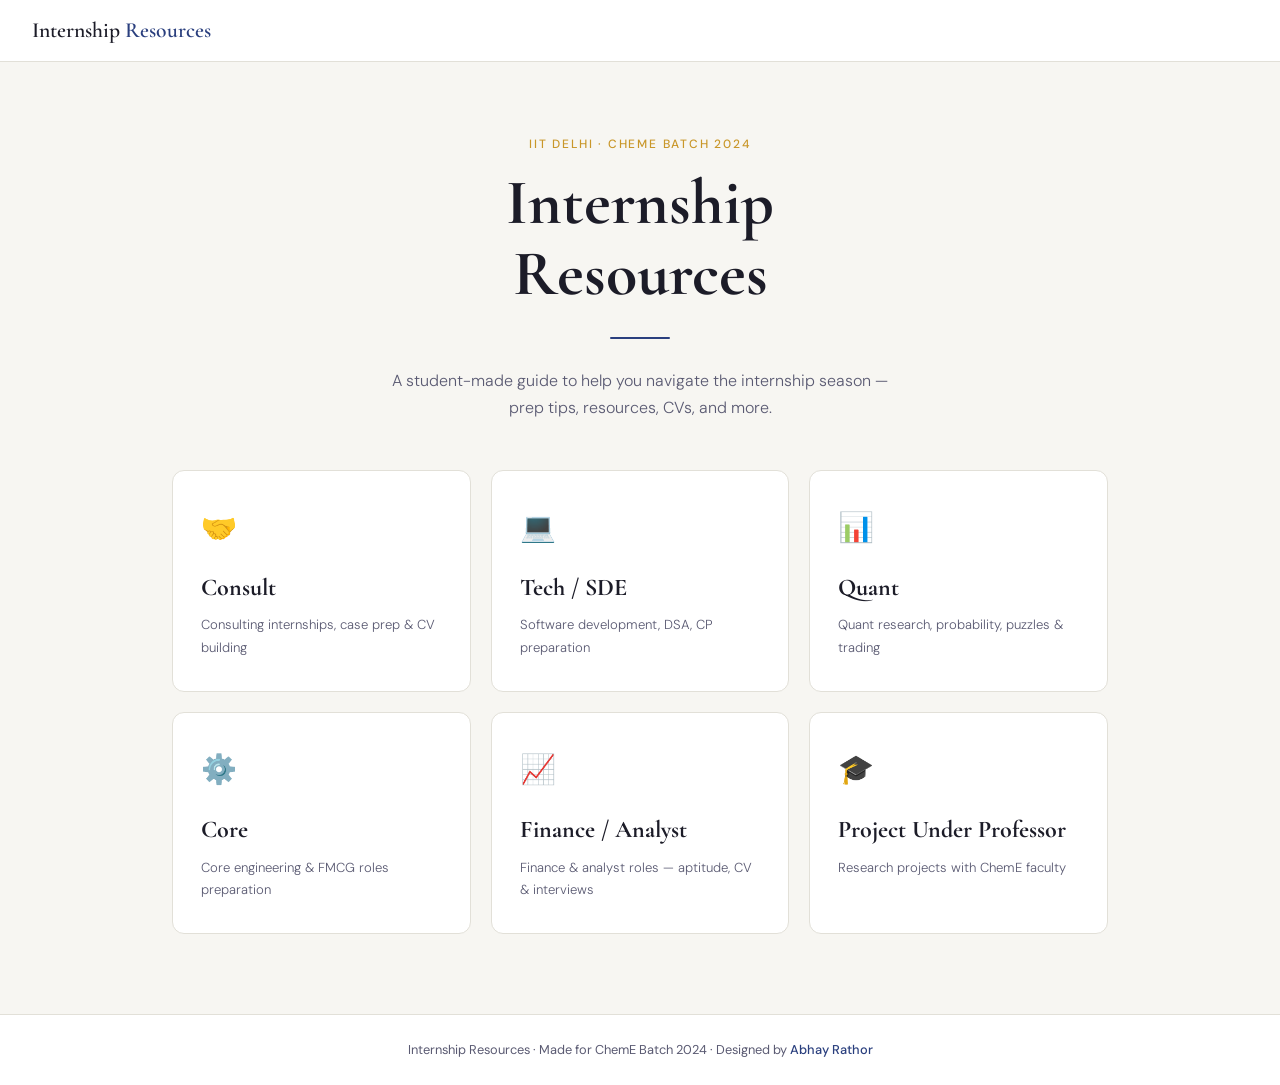
<file: index.html>
<!DOCTYPE html>
<html lang="en">
<head>
  <meta charset="UTF-8"/>
  <meta name="viewport" content="width=device-width, initial-scale=1.0"/>
  <title>Internship Resources</title>
  <link rel="preconnect" href="https://fonts.googleapis.com"/>
  <link href="https://fonts.googleapis.com/css2?family=Cormorant+Garamond:wght@400;500;600;700&family=DM+Sans:wght@300;400;500;600&display=swap" rel="stylesheet"/>
  <style>
    :root{--bg:#F7F6F2;--surface:#fff;--ink:#1C1C28;--ink-light:#5A5A72;--accent:#2A3F7E;--accent-light:#E8ECF8;--border:#E2E0D8;--gold:#C9972A;--tag-bg:#F0EEE8;}
    *{margin:0;padding:0;box-sizing:border-box;}
    body{font-family:'DM Sans',sans-serif;background:var(--bg);color:var(--ink);min-height:100vh;line-height:1.7;}
    /* NAV */
    nav{background:var(--surface);border-bottom:1px solid var(--border);padding:0 2rem;display:flex;align-items:center;justify-content:space-between;height:62px;position:sticky;top:0;z-index:100;gap:12px;}
    .nav-logo{font-family:'Cormorant Garamond',serif;font-size:1.35rem;font-weight:600;color:var(--ink);cursor:pointer;white-space:nowrap;}
    .nav-logo span{color:var(--accent);}
    .breadcrumb{font-size:.78rem;color:var(--ink-light);display:flex;align-items:center;gap:5px;flex-wrap:wrap;overflow:hidden;}
    .crumb{cursor:pointer;transition:color .2s;white-space:nowrap;}
    .crumb:hover{color:var(--accent);text-decoration:underline;}
    .sep{opacity:.4;flex-shrink:0;}
    /* PAGES */
    .page{display:none;}
    .page.active{display:block;animation:fadeUp .35s ease;}
    @keyframes fadeUp{from{opacity:0;transform:translateY(12px)}to{opacity:1;transform:translateY(0)}}
    /* HOME */
    .home-hero{text-align:center;padding:72px 2rem 48px;}
    .eyebrow{font-size:.75rem;letter-spacing:.15em;text-transform:uppercase;color:var(--gold);margin-bottom:14px;font-weight:500;}
    .home-hero h1{font-family:'Cormorant Garamond',serif;font-size:clamp(2.4rem,6vw,4rem);font-weight:700;line-height:1.1;margin-bottom:16px;}
    .home-hero p{font-size:1rem;color:var(--ink-light);max-width:520px;margin:0 auto;font-weight:300;}
    .divider{width:60px;height:2px;background:var(--accent);margin:28px auto;border-radius:2px;}
    .card-grid{display:grid;grid-template-columns:repeat(auto-fill,minmax(260px,1fr));gap:20px;max-width:1000px;margin:0 auto;padding:0 2rem 80px;}
    .cat-card{background:var(--surface);border:1px solid var(--border);border-radius:12px;padding:32px 28px;cursor:pointer;transition:all .25s ease;position:relative;overflow:hidden;}
    .cat-card::before{content:'';position:absolute;left:0;top:0;bottom:0;width:3px;background:var(--accent);transform:scaleY(0);transform-origin:bottom;transition:transform .25s ease;}
    .cat-card:hover{border-color:var(--accent);box-shadow:0 8px 32px rgba(42,63,126,.10);transform:translateY(-3px);}
    .cat-card:hover::before{transform:scaleY(1);}
    .cat-icon{font-size:1.8rem;margin-bottom:16px;}
    .cat-card h3{font-family:'Cormorant Garamond',serif;font-size:1.5rem;font-weight:700;margin-bottom:6px;}
    .cat-card p{font-size:.82rem;color:var(--ink-light);font-weight:300;}
    .cat-arrow{position:absolute;right:22px;bottom:20px;font-size:1.1rem;color:var(--accent);opacity:0;transition:opacity .2s,right .2s;}
    .cat-card:hover .cat-arrow{opacity:1;right:18px;}
    /* CATEGORY PAGE */
    .page-header{background:var(--surface);border-bottom:1px solid var(--border);padding:48px 2rem 36px;text-align:center;}
    .tag-pill{display:inline-block;background:var(--accent-light);color:var(--accent);font-size:.72rem;letter-spacing:.12em;text-transform:uppercase;padding:4px 12px;border-radius:20px;margin-bottom:14px;font-weight:500;}
    .page-header h2{font-family:'Cormorant Garamond',serif;font-size:clamp(2rem,5vw,3rem);font-weight:700;}
    .page-header p{color:var(--ink-light);font-size:.9rem;margin-top:8px;font-weight:300;}
    .sub-grid{display:grid;grid-template-columns:repeat(auto-fill,minmax(220px,1fr));gap:16px;max-width:900px;margin:48px auto;padding:0 2rem 80px;}
    .sub-card{background:var(--surface);border:1px solid var(--border);border-radius:10px;padding:28px 24px;cursor:pointer;transition:all .22s ease;text-align:center;}
    .sub-card:hover{border-color:var(--accent);box-shadow:0 6px 24px rgba(42,63,126,.09);transform:translateY(-2px);}
    .sub-icon{font-size:1.9rem;margin-bottom:12px;}
    .sub-card h4{font-family:'Cormorant Garamond',serif;font-size:1.25rem;font-weight:700;margin-bottom:6px;}
    .sub-card p{font-size:.78rem;color:var(--ink-light);}
    /* PROFESSOR */
    .prof-section{max-width:700px;margin:48px auto;padding:0 2rem 80px;}
    .prof-box{background:var(--surface);border:1px solid var(--border);border-radius:12px;padding:36px 32px;text-align:center;}
    .prof-box .pb-icon{font-size:2.5rem;margin-bottom:16px;}
    .prof-box h3{font-family:'Cormorant Garamond',serif;font-size:1.6rem;font-weight:700;margin-bottom:10px;}
    .prof-box p{font-size:.9rem;color:var(--ink-light);margin-bottom:24px;line-height:1.75;}
    .btn-accent{display:inline-block;background:var(--accent);color:#fff;text-decoration:none;font-size:.88rem;font-weight:500;padding:12px 28px;border-radius:8px;transition:opacity .2s;}
    .btn-accent:hover{opacity:.85;}
    .soon-note{margin-top:20px;background:var(--tag-bg);border:1px dashed var(--border);border-radius:10px;padding:18px 22px;font-size:.84rem;color:var(--ink-light);text-align:center;}
    .soon-note strong{color:var(--ink);}
    /* CONTENT */
    .content-wrap{max-width:760px;margin:0 auto;padding:48px 2rem 80px;}
    .content-header{margin-bottom:36px;padding-bottom:24px;border-bottom:1px solid var(--border);}
    .content-header h2{font-family:'Cormorant Garamond',serif;font-size:clamp(1.8rem,4vw,2.5rem);font-weight:700;line-height:1.2;margin-top:12px;}
    /* RICH */
    .rich h2{font-family:'Cormorant Garamond',serif;font-size:1.75rem;font-weight:700;margin:36px 0 12px;}
    .rich h3{font-family:'Cormorant Garamond',serif;font-size:1.35rem;font-weight:600;margin:28px 0 10px;}
    .rich h4{font-size:.95rem;font-weight:600;margin:20px 0 8px;}
    .rich p{font-size:.95rem;margin-bottom:12px;line-height:1.8;}
    .rich ol,.rich ul{padding-left:24px;margin-bottom:16px;}
    .rich li{font-size:.93rem;margin-bottom:8px;line-height:1.75;}
    .rich ul li{list-style:disc;}
    .rich strong{font-weight:600;}
    .rich em{font-style:italic;}
    .rich a{color:var(--accent);text-decoration:underline;text-underline-offset:2px;transition:opacity .2s;}
    .rich a:hover{opacity:.7;}
    .ibox{background:var(--accent-light);border-left:3px solid var(--accent);border-radius:0 8px 8px 0;padding:16px 20px;margin:20px 0;}
    .ibox p{margin:0;font-size:.9rem;}
    .fnote{background:var(--tag-bg);border:1px solid var(--border);border-radius:10px;padding:22px 24px;margin-top:32px;}
    .fnote h4{font-family:'Cormorant Garamond',serif;font-size:1.15rem;font-weight:700;margin-bottom:8px;}
    .fnote p{margin:0;font-size:.9rem;color:var(--ink-light);}
    /* INTERVIEW CARDS */
    .company-card{background:var(--surface);border:1px solid var(--border);border-radius:12px;margin-bottom:20px;overflow:hidden;}
    .company-header{padding:18px 24px;cursor:pointer;display:flex;align-items:center;justify-content:space-between;transition:background .2s;}
    .company-header:hover{background:var(--accent-light);}
    .company-header h3{font-family:'Cormorant Garamond',serif;font-size:1.25rem;font-weight:700;margin:0;}
    .company-meta{font-size:.75rem;color:var(--ink-light);margin-top:2px;}
    .company-toggle{font-size:1.2rem;color:var(--accent);transition:transform .3s;flex-shrink:0;}
    .company-body{display:none;padding:0 24px 24px;border-top:1px solid var(--border);}
    .company-body.open{display:block;}
    .company-body p{font-size:.93rem;margin-top:16px;margin-bottom:10px;line-height:1.8;}
    .company-body ul,.company-body ol{padding-left:22px;margin-bottom:12px;}
    .company-body li{font-size:.91rem;margin-bottom:6px;line-height:1.75;}
    .company-body ul li{list-style:disc;}
    .company-body strong{font-weight:600;}
    .company-body h4{font-size:.9rem;font-weight:600;margin:16px 0 6px;color:var(--accent);}
    .company-body a{color:var(--accent);text-decoration:underline;}
    .stat-row{display:flex;flex-wrap:wrap;gap:8px;margin-top:12px;}
    .stat-chip{background:var(--tag-bg);border:1px solid var(--border);border-radius:20px;padding:4px 12px;font-size:.75rem;color:var(--ink-light);}
    /* BLANK */
    .blank{text-align:center;padding:80px 2rem;border:2px dashed var(--border);border-radius:14px;}
    .blank .bi{font-size:2.5rem;margin-bottom:16px;opacity:.5;}
    .blank h3{font-family:'Cormorant Garamond',serif;font-size:1.5rem;color:var(--ink-light);}
    .blank p{font-size:.85rem;color:var(--ink-light);margin-top:8px;}
    /* FOOTER */
    footer{background:var(--surface);border-top:1px solid var(--border);text-align:center;padding:24px 2rem;font-size:.8rem;color:var(--ink-light);}
    footer span{color:var(--accent);font-weight:500;}
    /* CV CARDS */
    .cv-intro{font-size:.88rem;color:var(--ink-light);margin-bottom:28px;padding:14px 18px;background:var(--accent-light);border-radius:8px;border-left:3px solid var(--accent);}
    .cv-section-title{font-family:'Cormorant Garamond',serif;font-size:1.35rem;font-weight:600;margin:28px 0 14px;color:var(--ink);}
    .cv-grid{display:grid;grid-template-columns:repeat(auto-fill,minmax(210px,1fr));gap:14px;margin-bottom:28px;}
    .cv-card{background:var(--surface);border:1px solid var(--border);border-radius:10px;padding:18px 18px 14px;display:flex;flex-direction:column;gap:10px;transition:all .2s ease;}
    .cv-card:hover{border-color:var(--accent);box-shadow:0 4px 18px rgba(42,63,126,.09);transform:translateY(-2px);}
    .cv-card-top{display:flex;align-items:flex-start;justify-content:space-between;gap:8px;}
    .cv-company{font-weight:600;font-size:.95rem;color:var(--ink);line-height:1.3;}
    .cv-badge{font-size:.64rem;font-weight:600;letter-spacing:.05em;text-transform:uppercase;padding:3px 8px;border-radius:20px;white-space:nowrap;flex-shrink:0;}
    .badge-ppo{background:#EAF4EC;color:#2E7D32;border:1px solid #C8E6C9;}
    .badge-intern{background:var(--accent-light);color:var(--accent);border:1px solid #c5d0ee;}
    .cv-meta{font-size:.75rem;color:var(--ink-light);}
    .cv-dl-btn{display:inline-flex;align-items:center;gap:6px;background:var(--ink);color:#fff;text-decoration:none;font-size:.78rem;font-weight:500;padding:7px 14px;border-radius:6px;transition:opacity .2s;width:fit-content;}
    .cv-dl-btn:hover{opacity:.8;}
    @media(max-width:600px){
      nav{padding:0 1rem;}
      .home-hero{padding:48px 1rem 32px;}
      .card-grid,.sub-grid{padding:0 1rem 60px;}
      .content-wrap,.prof-section{padding:28px 1rem 60px;}
      .nav-logo{font-size:1.1rem;}
      .cv-grid{grid-template-columns:1fr 1fr;}
    }
  </style>
</head>
<body>

<nav>
  <div class="nav-logo" onclick="goHome()">Internship <span>Resources</span></div>
  <div class="breadcrumb" id="bc"></div>
</nav>

<!-- HOME -->
<div class="page active" id="pg-home">
  <div class="home-hero">
    <div class="eyebrow">IIT Delhi · ChemE Batch 2024</div>
    <h1>Internship<br/>Resources</h1>
    <div class="divider"></div>
    <p>A student-made guide to help you navigate the internship season — prep tips, resources, CVs, and more.</p>
  </div>
  <div class="card-grid">
    <div class="cat-card" onclick="openCat('consult')">
      <div class="cat-icon">🤝</div><h3>Consult</h3>
      <p>Consulting internships, case prep &amp; CV building</p><div class="cat-arrow">→</div>
    </div>
    <div class="cat-card" onclick="openCat('tech')">
      <div class="cat-icon">💻</div><h3>Tech / SDE</h3>
      <p>Software development, DSA, CP preparation</p><div class="cat-arrow">→</div>
    </div>
    <div class="cat-card" onclick="openCat('quant')">
      <div class="cat-icon">📊</div><h3>Quant</h3>
      <p>Quant research, probability, puzzles &amp; trading</p><div class="cat-arrow">→</div>
    </div>
    <div class="cat-card" onclick="openCat('core')">
      <div class="cat-icon">⚙️</div><h3>Core</h3>
      <p>Core engineering &amp; FMCG roles preparation</p><div class="cat-arrow">→</div>
    </div>
    <div class="cat-card" onclick="openCat('analyst')">
      <div class="cat-icon">📈</div><h3>Finance / Analyst</h3>
      <p>Finance &amp; analyst roles — aptitude, CV &amp; interviews</p><div class="cat-arrow">→</div>
    </div>
    <div class="cat-card" onclick="openProf()">
      <div class="cat-icon">🎓</div><h3>Project Under Professor</h3>
      <p>Research projects with ChemE faculty</p><div class="cat-arrow">→</div>
    </div>
  </div>
</div>

<!-- CATEGORY -->
<div class="page" id="pg-cat">
  <div class="page-header">
    <div class="tag-pill" id="ct-tag"></div>
    <h2 id="ct-title"></h2>
    <p id="ct-desc"></p>
  </div>
  <div class="sub-grid">
    <div class="sub-card" onclick="openSub('prepare')">
      <div class="sub-icon">📋</div><h4>How to Prepare</h4><p>Strategy, roadmaps &amp; guidelines</p>
    </div>
    <div class="sub-card" onclick="openSub('resources')">
      <div class="sub-icon">📚</div><h4>Resources</h4><p>Links, sheets, books &amp; tools</p>
    </div>
    <div class="sub-card" onclick="openSub('cvs')">
      <div class="sub-icon">📄</div><h4>Previous Year CVs</h4><p>Sample CVs for reference</p>
    </div>
    <div class="sub-card" onclick="openSub('interviews')">
      <div class="sub-icon">🎤</div><h4>Interview Experiences</h4><p>Real interview stories &amp; tips</p>
    </div>
  </div>
</div>

<!-- PROFESSOR -->
<div class="page" id="pg-prof">
  <div class="page-header">
    <div class="tag-pill">Research</div>
    <h2>Project Under Professor</h2>
    <p>Find ChemE faculty offering research projects this semester.</p>
  </div>
  <div class="prof-section">
    <div class="prof-box">
      <div class="pb-icon">🔬</div>
      <h3>IIT Delhi ChemE Faculty</h3>
      <p>Browse all Chemical Engineering professors — their research areas, office locations, and contact details — on the official department page.</p>
      <a class="btn-accent" href="https://chemical.iitd.ac.in/faculties/" target="_blank" rel="noopener">View All Faculty →</a>
    </div>
    <div class="soon-note"><strong>Project availability sheet coming soon.</strong> A sheet listing professors accepting interns next semester, their research topics, and seats available will be shared here.</div>
  </div>
</div>

<!-- CONTENT -->
<div class="page" id="pg-content">
  <div class="content-wrap">
    <div class="content-header">
      <div class="tag-pill" id="co-tag"></div>
      <h2 id="co-title"></h2>
    </div>
    <div class="rich" id="co-body"></div>
  </div>
</div>

<footer>Internship Resources · Made for ChemE Batch 2024 · Designed by <span>Abhay Rathor</span></footer>

<script>
/* ══════════════════════════════════════════
   STATE
══════════════════════════════════════════ */
let curCat = null;
let isPopping = false; // flag to prevent double pushState on popstate

const CATS = {
  consult:  {name:'Consult',         tag:'Consulting',    desc:'Case prep, CV building & process overview.'},
  tech:     {name:'Tech / SDE',      tag:'Technology',    desc:'DSA, CP and software engineering.'},
  quant:    {name:'Quant',           tag:'Quantitative',  desc:'Puzzles, probability & trading prep.'},
  core:     {name:'Core Engineering',tag:'Core',          desc:'FMCG & core engineering roles.'},
  analyst:  {name:'Finance / Analyst',tag:'Finance · Analytics', desc:'Finance & analyst role preparation.'},
};
const SUBS = {
  prepare:   'How to Prepare',
  resources: 'Resources',
  cvs:       'Previous Year CVs',
  interviews:'Interview Experiences',
};

/* ══════════════════════════════════════════
   ROUTING — History API for back button
══════════════════════════════════════════ */
function pushState(state) {
  if (!isPopping) history.pushState(state, '');
}

window.addEventListener('popstate', function(e) {
  isPopping = true;
  const s = e.state;
  if (!s || s.view === 'home') {
    renderHome();
  } else if (s.view === 'category') {
    renderCategory(s.cat);
  } else if (s.view === 'professor') {
    renderProfessor();
  } else if (s.view === 'content') {
    renderContent(s.cat, s.sub);
  }
  isPopping = false;
});

// Init with home state so back works from first page
history.replaceState({view:'home'}, '');

/* ══════════════════════════════════════════
   PAGE SWITCHER
══════════════════════════════════════════ */
function show(id) {
  document.querySelectorAll('.page').forEach(p => p.classList.remove('active'));
  document.getElementById(id).classList.add('active');
  window.scrollTo({top:0,behavior:'smooth'});
}

/* ══════════════════════════════════════════
   BREADCRUMB
══════════════════════════════════════════ */
function setBc(items) {
  const el = document.getElementById('bc');
  let h = `<span class="crumb" onclick="goHome()">Home</span>`;
  items.forEach((it,i) => {
    h += `<span class="sep">/</span>`;
    if (it.fn) h += `<span class="crumb" onclick="${it.fn}">${it.label}</span>`;
    else        h += `<span>${it.label}</span>`;
  });
  el.innerHTML = h;
}

/* ══════════════════════════════════════════
   NAVIGATION FUNCTIONS
══════════════════════════════════════════ */
function goHome() {
  pushState({view:'home'});
  renderHome();
}
function openCat(cat) {
  pushState({view:'category', cat});
  renderCategory(cat);
}
function openProf() {
  pushState({view:'professor'});
  renderProfessor();
}
function openSub(sub) {
  pushState({view:'content', cat:curCat, sub});
  renderContent(curCat, sub);
}
function backToCat() {
  pushState({view:'category', cat:curCat});
  renderCategory(curCat);
}

/* ══════════════════════════════════════════
   RENDERERS
══════════════════════════════════════════ */
function renderHome() {
  curCat = null;
  setBc([]);
  show('pg-home');
}
function renderCategory(cat) {
  curCat = cat;
  const m = CATS[cat];
  document.getElementById('ct-tag').textContent = m.tag;
  document.getElementById('ct-title').textContent = m.name;
  document.getElementById('ct-desc').textContent = m.desc;
  setBc([{label:m.name}]);
  show('pg-cat');
}
function renderProfessor() {
  curCat = 'professor';
  setBc([{label:'Project Under Professor'}]);
  show('pg-prof');
}
function renderContent(cat, sub) {
  curCat = cat;
  const m = CATS[cat];
  document.getElementById('co-tag').textContent = m.tag + ' · ' + SUBS[sub];
  document.getElementById('co-title').textContent = SUBS[sub];
  document.getElementById('co-body').innerHTML = getContent(cat, sub);
  setBc([
    {label:m.name, fn:`backToCat()`},
    {label:SUBS[sub]}
  ]);
  show('pg-content');
}

/* ══════════════════════════════════════════
   ACCORDION TOGGLE
══════════════════════════════════════════ */
function toggle(id) {
  const body = document.getElementById('body-'+id);
  const arrow = document.getElementById('arrow-'+id);
  const isOpen = body.classList.contains('open');
  body.classList.toggle('open', !isOpen);
  arrow.textContent = isOpen ? '▾' : '▴';
}

/* ══════════════════════════════════════════
   CONTENT ROUTER
══════════════════════════════════════════ */
function getContent(cat, sub) {
  if (cat==='tech'    && sub==='prepare')    return techPrep();
  if (cat==='tech'    && sub==='resources')  return techRes();
  if (cat==='tech'    && sub==='interviews') return techInterviews();
  if (cat==='tech'    && sub==='cvs')        return techCVs();
  if (cat==='quant'   && sub==='prepare')    return quantPrep();
  if (cat==='quant'   && sub==='resources')  return quantRes();
  if (cat==='quant'   && sub==='interviews') return quantInterviews();
  if (cat==='quant'   && sub==='cvs')        return quantCVs();
  if (cat==='consult' && sub==='prepare')    return consultPrep();
  if (cat==='consult' && sub==='resources')  return consultRes();
  if (cat==='consult' && sub==='cvs')        return consultCVs();
  if (cat==='core'    && sub==='prepare')    return corePrep();
  if (cat==='core'    && sub==='cvs')        return coreCVs();
  if (cat==='analyst' && sub==='prepare')    return analystPrep();
  if (cat==='analyst' && sub==='cvs')        return analystCVs();
  return blank(sub);
}

function blank(sub) {
  const d = {
    prepare:   ['📋','Preparation strategy and guidelines will be added here soon.'],
    resources: ['📚','Curated links, sheets and tools will be listed here soon.'],
    cvs:       ['📄','Sample CVs for reference will be uploaded here soon.'],
    interviews:['🎤','Real interview stories and tips will be shared here soon.'],
  };
  const [icon,desc] = d[sub]||['📝','Content coming soon.'];
  return `<div class="blank"><div class="bi">${icon}</div><h3>Content Coming Soon</h3><p>${desc}</p></div>`;
}

/* helper to build accordion cards */
function company(id, name, role, content) {
  return `
  <div class="company-card">
    <div class="company-header" onclick="toggle('${id}')">
      <div><h3>${name}</h3><div class="company-meta">${role}</div></div>
      <span class="company-toggle" id="arrow-${id}">▾</span>
    </div>
    <div class="company-body" id="body-${id}">${content}</div>
  </div>`;
}

/* ══════════════════════════════════════════
   TECH — HOW TO PREPARE
══════════════════════════════════════════ */
function techPrep(){return `
<h2>The Complete Guide to SDE Preparation</h2>
<h3>Guidelines for Preparation</h3>
<ol>
  <li><strong>Preferred Language:</strong> Consider using C++ as your primary language. Some HFT firms mandate C++ for coding rounds.</li>
  <li><strong>Preparation Strategy (Based on Time):</strong>
    <ul>
      <li><strong>More than 3 Months:</strong> Start with CP to build intuition and mathematical skills. Gradually shift to DSA-specific preparation closer to your OAs and Interviews.</li>
      <li><strong>2–3 Months:</strong> Use the resources below but skip dedicated CP prep (though regular contests are still essential).</li>
      <li><strong>Less than 1–2 Months:</strong> Focus on Striver's Leetcode sheet and past company Online Assessments (available on Leetcode discussions).</li>
    </ul>
  </li>
  <li><strong>Important Concepts:</strong>
    <ul>
      <li>Master OOPS concepts since they are asked in nearly all company interviews. (Use GeeksforGeeks)</li>
      <li>(Optional) Learn core CS concepts (OS, Networks, DBMS); some firms ask MCQ-based problems in their OAs.</li>
    </ul>
  </li>
  <li><strong>Don't Skip DSA, even if you are strong in CP:</strong> Companies often ask standard DSA questions in online assessments and interviews.</li>
  <li><strong>Mocks:</strong> Practice company-wise mocks on platforms like <a href="https://www.maang.in/" target="_blank">Maang</a> and others.</li>
</ol>
<h3>Treat this Repository as a Bible</h3>
<p><a href="https://github.com/the-hyp0cr1t3/CC" target="_blank">IITD-CSE Internship Season Repository</a></p>
<h3>CSES Must-Do Topics</h3>
<ol><li>Sorting and Searching</li><li>Dynamic Programming</li><li>Graph Algorithms</li><li>Range Queries</li><li>Tree Algorithms</li></ol>
<div class="ibox"><p>Do problems with a solved count of more than 8K (use the CSES helper extension to filter efficiently).</p></div>
<h3>Industry Trivia</h3>
<ol>
  <li><strong>Core CS:</strong> DE Shaw and some HFT firms focus heavily on core CS and C++ fundamentals.</li>
  <li><strong>Inclusivity:</strong> Big firms like Amazon and many startups provide equal opportunities to all branches if your CGPA exceeds 7.</li>
</ol>
<h3>Advice and Motivation</h3>
<ol>
  <li><strong>Challenges Are Normal:</strong><ul><li>Preparing for an SDE interview can be frustrating. There will be days when you feel stuck. What matters most is your approach and thought process.</li></ul></li>
  <li><strong>Shortlisting Phase:</strong><ul><li>Companies often shortlist based on CGPA, branch, and pre-college achievements.</li><li>Many great companies come after Day 1 and Day 2 (e.g., Wells Fargo, Deutsche Bank, JLR, Microsoft, Tech Mahindra).</li></ul></li>
  <li><strong>Don't Ignore Quant Prep:</strong><ul><li>Even if targeting SDE roles, practice Brainstellar puzzles and PuzzledQuant problems. Goldman Sachs and JPMC include these in aptitude rounds.</li></ul></li>
</ol>
<div class="fnote"><h4>Final Note</h4><p>The journey is tough, but setbacks are part of the process. Stick to the plan, stay consistent, and trust your preparation. All the best!</p></div>`;}

/* ══════════════════════════════════════════
   TECH — RESOURCES
══════════════════════════════════════════ */
function techRes(){return `
<h3>DSA Prep</h3>
<ol>
  <li><strong>Striver SDE Sheet:</strong> <a href="https://takeuforward.org/interviews/strivers-sde-sheet-top-coding-interview-problems/" target="_blank">Link</a></li>
  <li><strong>A2Z Sheet (DP, Graphs, Binary Search):</strong> <a href="https://takeuforward.org/strivers-a2z-dsa-course/strivers-a2z-dsa-course-sheet-2/" target="_blank">Link</a></li>
  <li><strong>Neetcode Roadmap:</strong> <a href="https://neetcode.io/roadmap" target="_blank">Link</a></li>
  <li>Focus especially on Backtracking (it sets the base for DP).</li>
  <li>Do Leetcode Daily Problems using extensions like <strong>Leetrooms</strong> for randomized sets.</li>
  <li>If time permits, explore InterviewBit problems.</li>
</ol>
<h3>Competitive Programming (CP)</h3>
<ol>
  <li><strong>TLE 31 Sheets:</strong> <a href="https://www.tle-eliminators.com/cp-sheet" target="_blank">Link</a></li>
  <li>Participate in regular contests on <strong>Codeforces</strong> and <strong>CodeChef</strong><ul><li>Solve at least Problem C in Div2 and Problem E in Div3.</li></ul></li>
  <li><strong>Optional Advanced CP Resources:</strong><ul><li>USACO Guide problems</li><li>CP Algorithms: <a href="https://cp-algorithms.com/" target="_blank">Link</a></li><li>Ladders such as A2OJ and ACD</li><li>YouTube channels: William Lin, Errichto Algorithms</li></ul></li>
</ol>
<h3>Key Repository</h3>
<p><a href="https://github.com/the-hyp0cr1t3/CC" target="_blank">IITD-CSE Internship Season Repository</a> — Treat this as a Bible for your preparation.</p>
<h3>Mock Platforms</h3>
<ul>
  <li><a href="https://www.maang.in/" target="_blank">Maang</a> — Company-wise mock interviews</li>
  <li><a href="https://www.brainstellar.com/" target="_blank">Brainstellar</a> — Quant/aptitude puzzles</li>
  <li><a href="https://www.puzzledquant.com/" target="_blank">PuzzledQuant</a> — Quant prep</li>
</ul>`;}

/* ══════════════════════════════════════════
   TECH — INTERVIEW EXPERIENCES
══════════════════════════════════════════ */
function techInterviews(){return `
<p style="color:var(--ink-light);font-size:.88rem;margin-bottom:24px;">Real interview experiences shared by IITD students. Click on any company to read more.</p>
`+
company('google','Google','Software Engineering',`
<h4>Interview Process</h4>
<ul>
  <li>Round 1: Screening test — 2 coding questions</li>
  <li>Round 2: Coding Interview — 1 question (Bit manipulation)</li>
  <li>Round 3: Coding Interview — 1 question (Graph theory and DP)</li>
</ul>
<h4>Tips</h4>
<ul>
  <li>Topic-wise practice on InterviewBit (DP, tree traversal, graph theory)</li>
  <li>Top ~100 questions on Leetcode (Easy and Medium)</li>
  <li>Codeforces contests (Div2 &amp; Div3) to track improvement and speed</li>
</ul>
<div class="stat-row"><span class="stat-chip">11 internship offers</span><span class="stat-chip">CS1, CS5, EE1, MT1, MT6</span><span class="stat-chip">Interview was main criterion</span></div>
<p><em>Contributed by Vidushi Agarwal</em></p>`)+

company('uber','Uber','Software Engineering',`
<h4>Written Test</h4>
<ul>
  <li>4–5 problems with a partial points system — passing 8/10 test cases gives 80% of the points</li>
  <li>Difficulty: ~CF 1500–1900 rating. Cutoff around 350/600 points</li>
  <li>Even sample test cases carry points — print sample outputs for easy brownie points!</li>
</ul>
<h4>Interview Rounds</h4>
<ul>
  <li><strong>Round 1 — Programming:</strong> Think aloud, explain your approach. Interviewers are helpful and give hints. Problem was similar to LeetCode <em>Bus Routes</em>.</li>
  <li><strong>Round 2 — High-Level Design:</strong> Implement &amp; design a system. Understand the problem thoroughly. Problem similar to LeetCode <em>Design Movie Rental System</em>.</li>
  <li><strong>Round 3 — HR:</strong> Projects, knowledge of Uber, conflicts in group work and how you resolved them.</li>
</ul>
<div class="stat-row"><span class="stat-chip">3 offers (ME1, MT1, EE1)</span><span class="stat-chip">CGPA cutoff 6.5</span><span class="stat-chip">Strong CP background key</span></div>
<p><em>Contributed by IITD student</em></p>`)+

company('uber-she','Uber She++','Software Engineering (Women)',`
<ul>
  <li>Applied in late February for 2nd year BTech / 3rd year Dual Degree females</li>
  <li>75 candidates selected out of 2500 applicants from 15 colleges based on a coding test (3 CP problems in 1 hour)</li>
  <li>Selected candidates were invited to Uber's Hyderabad office — accommodation, travel and food arranged by Uber</li>
  <li>Final interview: 30 minutes — CV projects, DSA, and HR questions</li>
  <li>29 out of 75 selected for the internship</li>
</ul>
<h4>Tips</h4>
<ul>
  <li>Decent knowledge of DSA fundamentals + standard DP, stacks, recursion problems</li>
  <li>Don't fake your skills/projects on your CV — the interviewer looks at it very carefully</li>
</ul>
<div class="stat-row"><span class="stat-chip">29 selected from 75</span><span class="stat-chip">Women-only program</span></div>
<p><em>Contributed by Ananya Mathur</em></p>`)+

company('atlassian','Atlassian','Software Engineering',`
<h4>Process</h4>
<ul>
  <li>Coding round: 3 questions (doable with CF rating 1400+)</li>
  <li>Technical interview: Data structures &amp; a CP question (maps implementation)</li>
  <li>Values &amp; Management round: Questions based on Atlassian's 5 company values — check their website beforehand</li>
</ul>
<h4>Tips</h4>
<ul>
  <li>Practice DP, Binary Search and graph questions for the coding test</li>
  <li>Check out Atlassian's core values and incorporate them into your answers</li>
</ul>
<div class="stat-row"><span class="stat-chip">5 offers (CS, MnC)</span><span class="stat-chip">CGPA cutoff ~7.5–8</span></div>
<p><em>Contributed by Aadil Akhtar</em></p>`)+

company('graviton-swe','Graviton Research Capital','Software Engineering',`
<h4>Process</h4>
<ul>
  <li>Single interview round after the test</li>
  <li>Topics: Bellman-Ford, Binary Search on answer, DP, Combinatorics, C++ OOPS</li>
  <li>Also asked to talk about one research project</li>
</ul>
<h4>Tips</h4>
<ul>
  <li>Practice a lot on Codeforces and InterviewBit</li>
  <li>Polish CS fundamentals and C++/Python knowledge (OOPS &amp; compile time optimizations)</li>
  <li>Select one area of interest and be really good at it</li>
</ul>
<div class="stat-row"><span class="stat-chip">6 offers (EE, CS1, CS5)</span><span class="stat-chip">Strong CP key selection criterion</span></div>
<p><em>Contributed by Manas Jain &amp; Atif Anwer</em></p>`)+

company('rubrik','Rubrik','Software Engineering',`
<h4>Process</h4>
<ul>
  <li>Round 1: HackerRank coding test (4 questions: 1 Easy, 2 Medium, 1 Hard)</li>
  <li>Round 2: Interview — 2 questions on paper</li>
  <li>Round 3: Interview — 2 questions on paper</li>
  <li>Round 4: HR round — CV discussion</li>
</ul>
<div class="stat-row"><span class="stat-chip">3 offers (all CS)</span><span class="stat-chip">CGPA cutoff 8 (not heavily weighted)</span><span class="stat-chip">Coding skills most important</span></div>
<p><em>Contributed by Ujjwal Mehta</em></p>`)+

company('optiver-swe','Optiver','Software Engineering',`
<h4>Process</h4>
<ul>
  <li><strong>Calculation Games (common with Trading):</strong> 80-in-8 (80 arithmetic MCQs in 8 min) and memory/logic games. Practice: <a href="https://rfqjobs.com/practice/math/optiver-test/" target="_blank">rfqjobs.com</a></li>
  <li><strong>Coding Test (C++):</strong> 3 questions based on trading problems. OOPs in C++ required. Somewhat lengthy — time management is key.</li>
  <li><strong>HR Interview:</strong> Personality-focused. Topics: why Optiver, life in Amsterdam, work culture, your CV projects.</li>
  <li><strong>System Design Interview:</strong> Open-ended. Example: "Design a trading system between Amsterdam and Frankfurt." Think aloud, break the problem into parts, engage with the interviewer.</li>
  <li><strong>Trading Software Interview:</strong> Write basic pseudocode for a trading problem. Focuses on how you think and communicate.</li>
</ul>
<h4>Tips</h4>
<ul>
  <li>Get familiar with 80-in-8 and practice</li>
  <li>Brush up C++ OOPS thoroughly</li>
  <li>Understand how exchanges, order books, and arbitrage work</li>
  <li>CGPA not heavily important (cutoff 7.5)</li>
</ul>
<div class="stat-row"><span class="stat-chip">5 offers (EE, CS1, CS5)</span><span class="stat-chip">3 PPOs</span><span class="stat-chip">Communication skills very important</span></div>`)+

company('media-net','Media.Net','Software Engineering',`
<h4>Process</h4>
<ul>
  <li>Coding round: 3 tree/graph problems</li>
  <li>Online interview rounds: 2D-DP &amp; permutations/combinations, then a Trie problem</li>
  <li>CV project discussion (~25 min)</li>
  <li>5 CS fundamental questions</li>
</ul>
<h4>Tips</h4>
<ul>
  <li>Prepare your CV projects thoroughly — the direction of the interview is often shaped by what you've listed</li>
  <li>The way you proceed to solve a DSA problem is also important, not just the answer</li>
</ul>
<div class="stat-row"><span class="stat-chip">1 offer (ME2)</span><span class="stat-chip">No CGPA cutoff</span><span class="stat-chip">CP + projects key criterion</span></div>
<p><em>Contributed by Hemang Khurana</em></p>`)+

company('nirvana','Nirvana Systems','Software Engineering',`
<h4>Process</h4>
<ul>
  <li>Coding test: 1 problem, multiple test cases. Resembles Leetcode problems. Solvable in given time.</li>
</ul>
<h4>Tips</h4>
<ul>
  <li>Solve medium and hard Leetcode problems</li>
  <li>Highly recommend <a href="https://cp-algorithms.com/" target="_blank">cp-algorithms.com</a></li>
  <li>Give virtual Codeforces contests to improve speed</li>
  <li>Don't get intimidated by complex data structures — master normal DS first</li>
</ul>
<div class="stat-row"><span class="stat-chip">3 offers (CS, MnC)</span><span class="stat-chip">CV discussion &amp; interview important</span></div>
<p><em>Contributed by Manthan Dalmia</em></p>`)+

company('oracle','Oracle','Project Internship (SWE/DS)',`
<h4>Process</h4>
<ul>
  <li>Coding test &amp; MCQs — includes Python requests API, SQL questions, and general DSA</li>
  <li>2 Technical interview rounds — Dijkstra code, puzzle</li>
  <li>HR round — questions like "Who is your role model?"</li>
</ul>
<div class="stat-row"><span class="stat-chip">7 offers (MnC, CS5, CS1)</span><span class="stat-chip">CGPA cutoff 7.5</span><span class="stat-chip">Coding Test &gt; Interview &gt; CGPA</span></div>
<p><em>Contributed by Shivam Madan</em></p>`)+

company('adobe','Adobe','Research Internship',`
<h4>Process</h4>
<ul>
  <li>Round 1: Test — 2 coding problems (1 hard, 1 easy) + MCQs from Brainstellar and similar, probability, Machine Learning</li>
  <li>Round 2: Interview — discussed project, questions on linear algebra and simple algorithms</li>
</ul>
<div class="stat-row"><span class="stat-chip">5 offers (CS1, CS5)</span><span class="stat-chip">Good CGPA + coding skills + interview</span></div>
<p><em>Contributed by Tanishq Dubey</em></p>`)+

company('samsung-india','Samsung R&D India','Research Internship',`
<h4>Process</h4>
<ul>
  <li>CV shortlisting — 7+ CG usually shortlisted</li>
  <li>Coding round: 3 questions (Leetcode Easy to Medium difficulty, many solved it in half the given time)</li>
  <li>Interview: Basic intro, "How would you compute 2^n (n can be -ve)?" (Hint: bit manipulation), questions about your coding round approach</li>
</ul>
<div class="stat-row"><span class="stat-chip">~16 offers</span><span class="stat-chip">CS1, CS5, MT, EE1, EE3</span><span class="stat-chip">CGPA cutoff ~7</span></div>
<p><em>Contributed by Rajat Bharadwaj</em></p>`)+

company('samsung-korea','Samsung Korea','Research Internship (ML)',`
<h4>Process</h4>
<ul>
  <li>CV shortlisting — heavy focus on CGPA and JEE Rank (~50 shortlisted)</li>
  <li>Coding test — extremely easy question; brute force O(N^5) solution accepted</li>
  <li>Interview — ML-focused (bagging, boosting, ensemble models, feature transformations). Fill a 2-question form before the interview.</li>
</ul>
<div class="stat-row"><span class="stat-chip">4 offers (CS1, EE)</span><span class="stat-chip">Mostly CGPA/JEE Rank/Test based</span></div>
<p><em>Contributed by Rajat Bharadwaj</em></p>`)+

company('ripik','Ripik.ai','Machine Learning',`
<h4>Process</h4>
<ul>
  <li>HR Interview — CV discussion</li>
  <li>Technical Interview — Discussion on ML experience and knowledge</li>
  <li>Group Discussion — 2–3 ML-related problem statements, discuss approach</li>
</ul>
<div class="stat-row"><span class="stat-chip">3 offers (CS, EE)</span><span class="stat-chip">Open for CS/MnC/EE</span><span class="stat-chip">CGPA + interview impression</span></div>
<p><em>Contributed by Revant Vasireddi</em></p>`)+

company('sony','Sony','ML / Data Science Intern — Japan',`
<h4>Process</h4>
<ul>
  <li>Round 1: Essay writing — 3 questions (Why this field? What skills do you have? Why Sony?) — given a few days to write</li>
  <li>Round 2: 30-minute interview — deep dive into 1 project/internship from your CV; exact technical details like libraries used, dataset generation, etc.</li>
</ul>
<p><em>Machine Learning / Data Science intern at Sony Japan</em></p>`)+

company('jaguar','Jaguar Land Rover','Software Engineering',`
<h4>Process</h4>
<ul>
  <li>Coding round — after shortlisting</li>
  <li>Single interview round: 2 simple coding questions + questions about your resume</li>
</ul>
<div class="stat-row"><span class="stat-chip">1 offer (EE1)</span></div>
<p><em>Contributed by Dhruv Nagpal</em></p>`)
;}

/* ══════════════════════════════════════════
   QUANT — HOW TO PREPARE
══════════════════════════════════════════ */
function quantPrep(){return `
<h2>The Complete Guide for Quant Preparation</h2>
<h3>The Process</h3>
<p>Brush up your probability theory and start solving problems on <strong>Brainstellar / PuzzledQuant</strong>, then move on to the books. Give plenty of time before you look at hints/solutions. Intuition builds over time.</p>
<p>Give Codeforces contests regularly — rating doesn't matter much. Company-specific prep (mental math, market making) can be done towards the end of summer.</p>
<p><strong>HR Round is important and often overlooked.</strong> Do mock interviews with friends and seniors. Look at common HR questions and prepare your answers well.</p>
<h3>Probability Theory</h3>
<p>MTL106 is helpful. You can also refer to <em>Introduction to Probability Models</em> by Sheldon Ross. Key topics:</p>
<ul>
  <li>Conditional probability, Bayes Theorem (JEE stuff)</li>
  <li>Random Variables, PDF, CDF, Expected Value, Variance</li>
  <li>Common distributions (discrete and continuous), Central Limit Theorem</li>
</ul>
<h3>Puzzles &amp; Probability Questions</h3>
<p><strong>The 4 standard resources:</strong> Brainstellar website, <em>Heard on the Street</em>, <em>A Practical Guide to Quantitative Finance Interviews</em> by Xinfeng Zhao, <em>50 Challenging Problems in Probability</em>.</p>
<div class="ibox"><p>Highly recommend <strong><a href="https://www.puzzledquant.com/" target="_blank">PuzzledQuant</a></strong> — great for tracking progress. Brainstellar is a subset of PuzzledQuant.</p></div>
<h3>Mental Math</h3>
<p>Practice regularly using the <a href="https://www.puzzledquant.com/arithmetic" target="_blank">Arithmetic Game on PuzzledQuant</a> — fast calculations matter a lot in market-making and timed rounds.</p>
<h3>ML (Optional)</h3>
<p>Refer to <a href="https://www.cse.iitd.ac.in/~parags/teaching/col774/" target="_blank">COL774: Machine Learning — Prof. Parag's Course</a>. Focus on: Supervised Learning, Logistic Regression, Decision Trees, Random Forests.</p>`;}

/* ══════════════════════════════════════════
   QUANT — RESOURCES
══════════════════════════════════════════ */
function quantRes(){return `
<h3>Probability &amp; Puzzles</h3>
<ul>
  <li><a href="https://www.puzzledquant.com/" target="_blank">PuzzledQuant</a> — Best collection of quant interview problems</li>
  <li><a href="https://www.brainstellar.com/" target="_blank">Brainstellar</a> — Classic puzzles and probability questions</li>
  <li><em>Heard on the Street</em> — Focus on probability &amp; brainteasers chapters</li>
  <li><em>A Practical Guide to Quantitative Finance Interviews</em> by Xinfeng Zhao</li>
  <li><em>50 Challenging Problems in Probability</em></li>
</ul>
<h3>Competitive Programming</h3>
<ul>
  <li><a href="https://cses.fi/book/book.pdf" target="_blank">Competitive Programmer's Handbook</a></li>
  <li><a href="https://cp-algorithms.com/" target="_blank">CP-Algorithms</a></li>
</ul>
<h3>Mental Math</h3>
<ul>
  <li><a href="https://www.puzzledquant.com/arithmetic" target="_blank">Arithmetic Game | PuzzledQuant</a></li>
</ul>
<h3>ML (Optional)</h3>
<ul>
  <li><a href="https://www.cse.iitd.ac.in/~parags/teaching/col774/" target="_blank">COL774: Machine Learning — Prof. Parag's Course</a></li>
</ul>
<h3>Other Resources</h3>
<ul>
  <li><a href="https://github.com/Aniruddha-Deb/quant-prep" target="_blank">Aniruddha-Deb/quant-prep</a> — Curated quant prep notes</li>
  <li>Quant Interview/Test Prep, Internship Season | Chinmay Mittal (search on GitHub)</li>
</ul>`;}

/* ══════════════════════════════════════════
   QUANT — INTERVIEW EXPERIENCES
══════════════════════════════════════════ */
function quantInterviews(){return `
<p style="color:var(--ink-light);font-size:.88rem;margin-bottom:24px;">Real quant interview experiences from IITD students. Click on any company to read more.</p>
`+
company('jane-street','Jane Street','Trading',`
<h4>Process</h4>
<ul>
  <li>4–5 rounds of interviews after shortlisting</li>
  <li>Early rounds: multiple simpler probability questions</li>
  <li>Later rounds: in-depth probability games involving <strong>market making</strong> — estimating a price for a contract and stating what you'll buy or sell it for</li>
  <li>Example contract: "number of aces in 10 random cards" — gets more complex as interviews progress</li>
  <li>Not important to be exactly correct; estimation + explaining your thought process is key</li>
  <li>For complex questions, discover the solution collaboratively with the interviewer</li>
</ul>
<div class="stat-row"><span class="stat-chip">6 offers (CS5, MT6, CS1)</span><span class="stat-chip">2nd, 3rd &amp; 4th year students</span><span class="stat-chip">Interviews were main criterion</span></div>
<p><em>Contributed Anonymously</em></p>`)+

company('optiver-trading','Optiver','Trading',`
<h4>Process</h4>
<ul>
  <li><strong>80-in-8:</strong> 80 arithmetic MCQs in 8 minutes. Practice: <a href="https://rfqjobs.com/practice/math/optiver-test/" target="_blank">rfqjobs.com</a></li>
  <li><strong>9 Neuro Games:</strong> Memory, decision-making, speed games. (No specific online resources; mobile games help.)</li>
  <li><strong>Group Discussion (Market Making):</strong> Read the handout and familiarize yourself with terms. Play sample games and build a strategy. Participation matters.</li>
  <li><strong>Online Interviews (pre-day):</strong> 1-on-1 market making with a trader + puzzles. Be quick on estimates and provide clear reasoning.</li>
  <li><strong>HR Round:</strong> General chit-chat. Preparing basic HR questions beforehand helps.</li>
  <li><strong>Interview Day:</strong> Card games, puzzles, market making</li>
</ul>
<h4>Market Making Tips</h4>
<ul>
  <li>Develop a rough theoretical value (theo) for the contract</li>
  <li>Bid and ask should be around your theo; adjust based on confidence</li>
  <li>Adapt your theo based on what trades others are making</li>
  <li>Don't take heavy long/short positions unless very confident</li>
  <li>Be quick to react to arbitrage opportunities</li>
  <li>Practice market making games with friends before the final day</li>
  <li>Know the terms: bid/ask/offer/yours/mine/quote/trade/spread</li>
</ul>
<h4>Group Discussion Tips</h4>
<ul>
  <li>Speak even if you don't have the best points — staying quiet doesn't help</li>
  <li>Adapt to what others are doing, argue why their strategies aren't optimal</li>
  <li>Trading games rarely have a mathematically perfect strategy in limited time — focus on reasoning</li>
  <li>Be polite while arguing; explain your thinking</li>
</ul>
<div class="stat-row"><span class="stat-chip">5 trading offers (CS1, EE1, MT1)</span><span class="stat-chip">2 PPOs</span><span class="stat-chip">CGPA cutoff 7</span><span class="stat-chip">No branch discrimination</span></div>
<p><em>Contributed by Kartik Sharma</em></p>`)+

company('quadeye-quant','Quadeye','Quant Research',`
<h4>Process</h4>
<ul>
  <li>No test before the interview — just CV shortlisting (CGPA is a major criterion)</li>
  <li>3 back-to-back interview rounds:
    <ul>
      <li>Round 1: Discrete maths, puzzles, some CP questions</li>
      <li>Round 2: Probability questions + oral numerical questions</li>
      <li>Round 3: Similar mix to Rounds 1 &amp; 2</li>
    </ul>
  </li>
  <li>No advanced OOPs, Networks, or C++ system questions</li>
</ul>
<h4>Tips</h4>
<ul>
  <li>For most quant roles (except Optiver), standard prep: CP, brainteasers, oral numerical, C++ concepts (for systems)</li>
  <li>Target multiple companies — don't get fixated on one</li>
  <li>Don't get disheartened if shortlisting seems unfair — it happens</li>
</ul>
<div class="stat-row"><span class="stat-chip">15 quant offers (CS1, MT1, CS5)</span><span class="stat-chip">CGPA cutoff 8.5 for shortlisting</span><span class="stat-chip">9+ CGPA + strong scholastics for final offer</span></div>
<p><em>Contributed Anonymously</em></p>`)+

company('goldman-sachs','Goldman Sachs','Strat / Quant',`
<h4>Process</h4>
<ul>
  <li>Two kinds of interviews: <strong>Technical</strong> (CP-style questions — mostly Graphs/Trees, relatively basic) and <strong>Quant</strong> (probability + Brainstellar-style questions)</li>
  <li>You'll give either one or both types. Some people had an HR round too.</li>
</ul>
<div class="stat-row"><span class="stat-chip">22 offers (BB1, TT1, CS1, CS5, EE1, MT1, MT6…)</span><span class="stat-chip">People with CGPA below 8 also shortlisted</span><span class="stat-chip">CGPA + interview were key</span></div>
<p><em>Contributed Anonymously</em></p>`)+

company('jp-morgan','JP Morgan','Quant Finance',`
<h4>Process</h4>
<ul>
  <li>Round 1: Resume screening</li>
  <li>Round 2: Online Test — Probability section + Coding assessment</li>
  <li>Round 3: 3-round interview:
    <ul>
      <li>Round 3a: Probability, DSA, brainteasers</li>
      <li>Round 3b: OOPs in C++</li>
      <li>Round 3c: HR round</li>
    </ul>
  </li>
</ul>
<h4>Tips/Resources</h4>
<ul>
  <li><em>A Practical Guide to Quantitative Finance</em> by Xinfeng Zhao</li>
  <li><em>50 Challenging Problems in Probability</em></li>
  <li>The Math/Probability section of the online test was the main filtering round</li>
</ul>
<div class="stat-row"><span class="stat-chip">3 offers (EE, MT1)</span><span class="stat-chip">Maths/probability section was main filter</span></div>
<p><em>Contributed Anonymously</em></p>`)+

company('graviton-trading','Graviton Research Capital','Quant Trading',`
<h4>Process</h4>
<ul>
  <li>Resume shortlist → Subjective test → 2 interview rounds</li>
  <li><strong>The test is the most crucial part</strong> — probably the only HFT with a subjective test</li>
  <li>Questions cover probability, discrete maths in depth</li>
  <li>Maths concepts checked thoroughly</li>
</ul>
<h4>Prep</h4>
<ul>
  <li>Targeted quant companies; covered standard books &amp; sites</li>
  <li>Asked seniors for mock interviews — very helpful</li>
  <li>Revised COL106, MTL106, MTL180</li>
  <li>Attempted firm-specific tests from foreign trading firms available online</li>
</ul>
<div class="stat-row"><span class="stat-chip">2 offers (both MnC)</span><span class="stat-chip">CGPA cutoff 8.5</span><span class="stat-chip">Scholastics + test + JEE rank</span></div>
<p><em>Contributed by Laksh Gupta</em></p>`)+

company('tower-research','Tower Research Capital','Quant Research (Limestone) &amp; Quant Dev (North-Moore)',`
<h4>About Tower Research</h4>
<p>Tower Research is divided into several trading teams. <strong>Limestone</strong> (one of the oldest/largest) came for Quant Research; <strong>North-Moore</strong> (newer, smaller) came for Quantitative Developer.</p>

<h4>Round 1 — Test (HackerRank, 1 hr)</h4>
<ul>
  <li>3 DSA questions (CF 1600–1800 level: Binary Search, DP, Graph algorithms)</li>
  <li>Probability/Maths questions (similar to Brainstellar)</li>
  <li>C++/Python OOPs and Computer Architecture questions</li>
  <li>DSA section was most important; other sections were "you know it or you don't"</li>
</ul>

<h4>Round 2 — Interview</h4>
<ul>
  <li>Mostly DSA — medium/hard LeetCode questions directly asked</li>
  <li>Probability puzzles (Medium-Hard Brainstellar level)</li>
  <li>CV discussion — if you've listed Pandas, expect questions on Pandas</li>
</ul>

<h4>Round 3 — Interview (CS Core Focus)</h4>
<ul>
  <li>Parallel Programming: e.g., compute sum/prefix sum using p threads + time complexity</li>
  <li>Computer Architecture: given C++ code, identify inefficiency (branch prediction), rewrite efficiently</li>
  <li>DSA: e.g., sort an extremely large array with limited RAM</li>
</ul>

<h4>Example Hard Problem</h4>
<p>Given exchange rates for different currencies, devise an algorithm to detect arbitrage opportunities. (Hint: model as a Graph problem, detect negative cost cycles)</p>

<div class="stat-row"><span class="stat-chip">2 offers (both CS1)</span><span class="stat-chip">Very high CGPA cutoff</span><span class="stat-chip">CGPA + JEE Rank + Interview + Test</span></div>
<p><em>Contributed Anonymously</em></p>`)
;}

/* ══════════════════════════════════════════
   CONSULT
══════════════════════════════════════════ */
function consultPrep(){return `
<h2>The Complete Guide for Consult Preparation</h2>
<h3>Process Overview</h3>
<p>The selection process for consulting internships consists of three main stages: <strong>CV Shortlisting, Buddy Rounds, and Offline Interviews.</strong> CV shortlisting is by far the biggest bottleneck — around 50 unique students are shortlisted from a pool of 500+ applicants. Start building your CV early. It should tell a compelling story about your achievements and experiences.</p>
<h3>Building Your CV</h3>
<p>A consulting CV is judged via the <strong>'spike' framework</strong> — a 'spike' section is one where you are well above the average applicant. Being above average in at least 3–4 sections is non-negotiable for a shortlist at top firms.</p>
<h4>CG</h4>
<ul>
  <li>CG above 8 is satisfactory for most top firms; 8.5–9 is an ideal spike.</li>
  <li>A lower CG can be compensated by excelling in other sections.</li>
</ul>
<h4>Schols</h4>
<ul>
  <li>Institute-level awards (Merit List, Department Rank) and pre-institute achievements (Olympiad ranks, scholarships).</li>
  <li>Can be built up with conscious effort even if lacking initially.</li>
</ul>
<h4>Internships</h4>
<ul>
  <li>Corporate, start-up and research interns (offline/online). Multiple internships are highly advised.</li>
  <li>Offline corporate interns (especially in consulting) or foreign research institutes are particularly valued.</li>
</ul>
<h4>PORs</h4>
<ul>
  <li>Conveys campus involvement over two years. Continuity matters — it shows progression.</li>
  <li>3rd year PORs are important. Elected PORs are generally more valuable than nominated ones.</li>
</ul>
<h4>ECAs</h4>
<ul>
  <li>Organize into 2–3 broad sections to show depth and excellence rather than breadth.</li>
  <li>Ensure your most valuable achievements are presented well.</li>
</ul>
<h3>Buddy Rounds</h3>
<p>Once shortlisted, the firm allots you buddies — consultants (usually alumni) who conduct case-solving sessions. These sessions are evaluative; firms build a "hotlist" of preferred candidates. Not being on the hotlist doesn't eliminate your chances, but performing well increases your likelihood.</p>
<h3>Case Prep</h3>
<ul>
  <li><strong>Form a Case Group:</strong> Work with 3–4 serious aspirants with diverse networks. Also practice with seniors outside your group.</li>
  <li>Start 1–2 months before interviews. Begin with guesstimates and profitability, then cover other case types.</li>
  <li>Practice in pairs, taking turns as interviewer and interviewee. Analyze performance after each case.</li>
</ul>`;}

function consultRes(){return `
<h3>Video Resources</h3>
<ul>
  <li><a href="https://www.youtube.com/@CaseInterviewsIO" target="_blank">Case Interviews Cracked — YouTube</a> — Overview of case prep by Victor Cheng. Stick to the first few relevant lectures.</li>
</ul>
<h3>Case Books</h3>
<ul>
  <li><strong>Case Compendium</strong> — Great beginner-friendly starting point</li>
  <li><strong>Case Interviews Cracked</strong> — Standard resource, widely used</li>
  <li><strong>IIM Ahmedabad Case Book</strong> — Slightly more advanced; tackle after the above</li>
</ul>
<p><a href="#" target="_blank">Download case books here</a> (link to be updated)</p>
<div class="ibox"><p>Start with Case Compendium, then Case Interviews Cracked, then IIM Ahmedabad Case Book.</p></div>`;}

/* ══════════════════════════════════════════
   CORE
══════════════════════════════════════════ */
function corePrep(){return `
<h2>The Complete Guide for Core Preparation</h2>
<h3>The Process</h3>
<p>The selection process for an FMCG internship typically involves three to four rounds:</p>
<ul>
  <li><strong>Application Stage:</strong> Fill out a form detailing your internships, academic achievements, and skills. Some companies include a psychometric test — treat this as a chance to show your authenticity; don't overthink your answers.</li>
  <li><strong>Group Discussion (GD):</strong> Quality over quantity. Structure your thoughts, contribute meaningfully, and encourage quieter members. Teamwork matters.</li>
  <li><strong>Interview Stage:</strong><ul>
    <li><strong>Technical Round:</strong> Understanding of key concepts and your listed projects. Be clear and prepare for follow-up questions.</li>
    <li><strong>HR Round:</strong> Fit for the company and role. Strengths, weaknesses, and past experiences.</li>
  </ul></li>
</ul>
<div class="ibox"><p>Be confident, know your CV thoroughly, and stay calm under pressure throughout the process.</p></div>
<h3>Building an Effective CV</h3>
<ul>
  <li><strong>Academic Background:</strong> 10th/12th marks, competitive exam achievements (NTSE, KVPY, JEE ranks), certifications.</li>
  <li><strong>CGPA:</strong> Most FMCG companies require 7–7.5. Wipro prefers 8+. Strong internships and projects can compensate.</li>
  <li><strong>Internships:</strong> Industry-relevant (manufacturing) preferred. SURA or AI/ML internships help stand out.</li>
  <li><strong>Projects:</strong> COL Projects or Department projects show versatility.</li>
  <li><strong>PORs and ECAs:</strong> Emphasize continuity and commitment.</li>
  <li><strong>Relevant Courses:</strong> List courses aligned with FMCG industry.</li>
</ul>
<h3>Building Your Profile (3rd and 4th Semesters)</h3>
<p>Approach professors for research projects. Do AI/ML projects to differentiate yourself. Strengthen understanding of supply chain operations and data analytics. This balance of practical experience and strong fundamentals gives you an edge.</p>
<h3>Interview Tips</h3>
<ul>
  <li><strong>Technical Round:</strong> Be concise, explain all listed projects in detail. Ask for clarification if a question is unclear. Link every answer to the role you're applying for.</li>
  <li><strong>HR Round:</strong> Brief but compelling self-introduction. Connect your academic interests and leadership roles to the company's vision.</li>
</ul>
<div class="ibox"><p>Confidence and calmness make a significant difference, especially with challenging questions.</p></div>`;}

/* ══════════════════════════════════════════
   CV HELPER
══════════════════════════════════════════ */
function cvCard(company, file, type) {
  // type: 'ppo' | 'intern'
  const badge = type==='ppo'
    ? `<span class="cv-badge badge-ppo">Intern + PPO</span>`
    : `<span class="cv-badge badge-intern">Internship</span>`;
  const meta = type==='ppo' ? 'UG · Internship + PPO' : 'UG · Internship Only';
  return `
  <div class="cv-card">
    <div class="cv-card-top">
      <div class="cv-company">${company}</div>
      ${badge}
    </div>
    <div class="cv-meta">${meta}</div>
    <a class="cv-dl-btn" href="cvs/${file}" target="_blank" download>
      <svg width="13" height="13" viewBox="0 0 24 24" fill="none" stroke="currentColor" stroke-width="2.5" stroke-linecap="round" stroke-linejoin="round"><path d="M21 15v4a2 2 0 0 1-2 2H5a2 2 0 0 1-2-2v-4"/><polyline points="7 10 12 15 17 10"/><line x1="12" y1="15" x2="12" y2="3"/></svg>
      View CV
    </a>
  </div>`;
}

/* ══════════════════════════════════════════
   TECH CVs
══════════════════════════════════════════ */
function techCVs(){return `
<p class="cv-intro">📄 These are real CVs from UG students who secured software/tech internships. Names are anonymised. Use these as a reference — do not copy directly.</p>
<div class="cv-section-title">Internship + PPO</div>
<div class="cv-grid">
  ${cvCard('DevRev','tech_DevRev_internship_ppo.pdf','ppo')}
  ${cvCard('Optiver (Software)','Optiver.pdf','ppo')}
  ${cvCard('Fast Retailing Co.','Fast Retailing Co. Ltd.pdf','ppo')}
</div>
<div class="cv-section-title">Internship Only</div>
<div class="cv-grid">
  ${cvCard('Nirvana Systems','Nirvana.pdf','intern')}
  ${cvCard('UnleashX','UnleashX.pdf','intern')}
  ${cvCard('Wells Fargo','Wells Fargo.pdf','intern')}
</div>`;}

/* ══════════════════════════════════════════
   QUANT CVs
══════════════════════════════════════════ */
function quantCVs(){return `
<p class="cv-intro">📄 These are real CVs from UG students who secured quant internships. Use these as a reference — do not copy directly.</p>
<div class="cv-section-title">Internship + PPO</div>
<div class="cv-grid">
  ${cvCard('Optiver (Quant)','Optiver_1.pdf','ppo')}
</div>
<div class="cv-section-title">Internship Only</div>
<div class="cv-grid">
  ${cvCard('Quadeye (CV 1)','quant_Quadeye_internship.pdf','intern')}
  ${cvCard('Quadeye (CV 2)','Quadeye(1).pdf','intern')}
</div>`;}

/* ══════════════════════════════════════════
   CONSULT CVs
══════════════════════════════════════════ */
function consultCVs(){return `
<p class="cv-intro">📄 These are real CVs from UG students who secured consulting internships. Use these as a reference — do not copy directly.</p>
<div class="cv-section-title">Internship Only</div>
<div class="cv-grid">
  ${cvCard('BCG','consult_BCG_internship.pdf','intern')}
  ${cvCard('McKinsey','McKinsey.pdf','intern')}
</div>`;}

/* ══════════════════════════════════════════
   CORE CVs
══════════════════════════════════════════ */
function coreCVs(){return `
<p class="cv-intro">📄 These are real CVs from UG students who secured core/FMCG internships. Use these as a reference — do not copy directly.</p>
<div class="cv-section-title">Internship + PPO</div>
<div class="cv-grid">
  ${cvCard('Nvidia','Nvidia.pdf','ppo')}
</div>
<div class="cv-section-title">Internship Only</div>
<div class="cv-grid">
  ${cvCard('ITC Ltd.','core_ITC_Ltd_internship.pdf','intern')}
  ${cvCard('JKG Infratech','JKG Infratech Pvt. Ltd.pdf','intern')}
  ${cvCard('Piramal Pharma','Piramal Pharma Ltd.pdf','intern')}
  ${cvCard('Texas Instruments','Texas Instruments.pdf','intern')}
</div>`;}

/* ══════════════════════════════════════════
   ANALYST CVs
══════════════════════════════════════════ */
function analystCVs(){return `
<p class="cv-intro">📄 These are real CVs from UG students who secured finance/analyst internships. Use these as a reference — do not copy directly.</p>
<div class="cv-section-title">Internship + PPO</div>
<div class="cv-grid">
  ${cvCard('American Express','analyst_AmericanExpress_internship_ppo.pdf','ppo')}
</div>
<div class="cv-section-title">Internship Only</div>
<div class="cv-grid">
  ${cvCard('MasterCard (AI Garage)','MasterCard - AI Garage.pdf','intern')}
</div>`;}

/* ══════════════════════════════════════════
   ANALYST / FINANCE
══════════════════════════════════════════ */
function analystPrep(){return `
<h2>The Complete Guide for Finance / Analyst Preparation</h2>

<h3>The Process</h3>
<p><strong>The Process:</strong> The selection process for finance internships typically involves aptitude tests, case studies, and multiple interview rounds (technical + HR). Strong analytical thinking and familiarity with financial concepts are expected. You may face questions on valuation, corporate finance, and brain teasers. Be clear, concise, and practice solving problems under time pressure.</p>

<h3>Building an Effective CV</h3>
<p><strong>Building an Effective CV:</strong> Highlight finance-related projects, internships, and coursework. Showcase your analytical and problem-solving skills. Strong CGPA (8+) is generally expected, but relevant experience can compensate. Positions of responsibility (PORs), certifications (like CFA Level 1, financial modeling), and impactful projects can strengthen your CV.</p>

<h3>Preparation Tips</h3>
<p><strong>Preparation Tips:</strong> Work on aptitude practice (quant + logical), read finance news daily, and follow case interview frameworks. Gain familiarity with financial statements and Excel modeling. Practical exposure through internships or competitions like CFA Research Challenge is highly valued.</p>

<div class="fnote"><h4>Note</h4><p>Finance and Analyst roles often have overlapping skill requirements — strong quant aptitude, analytical thinking, and communication are key across both.</p></div>`;}
</script>
</body>
</html>
</file>
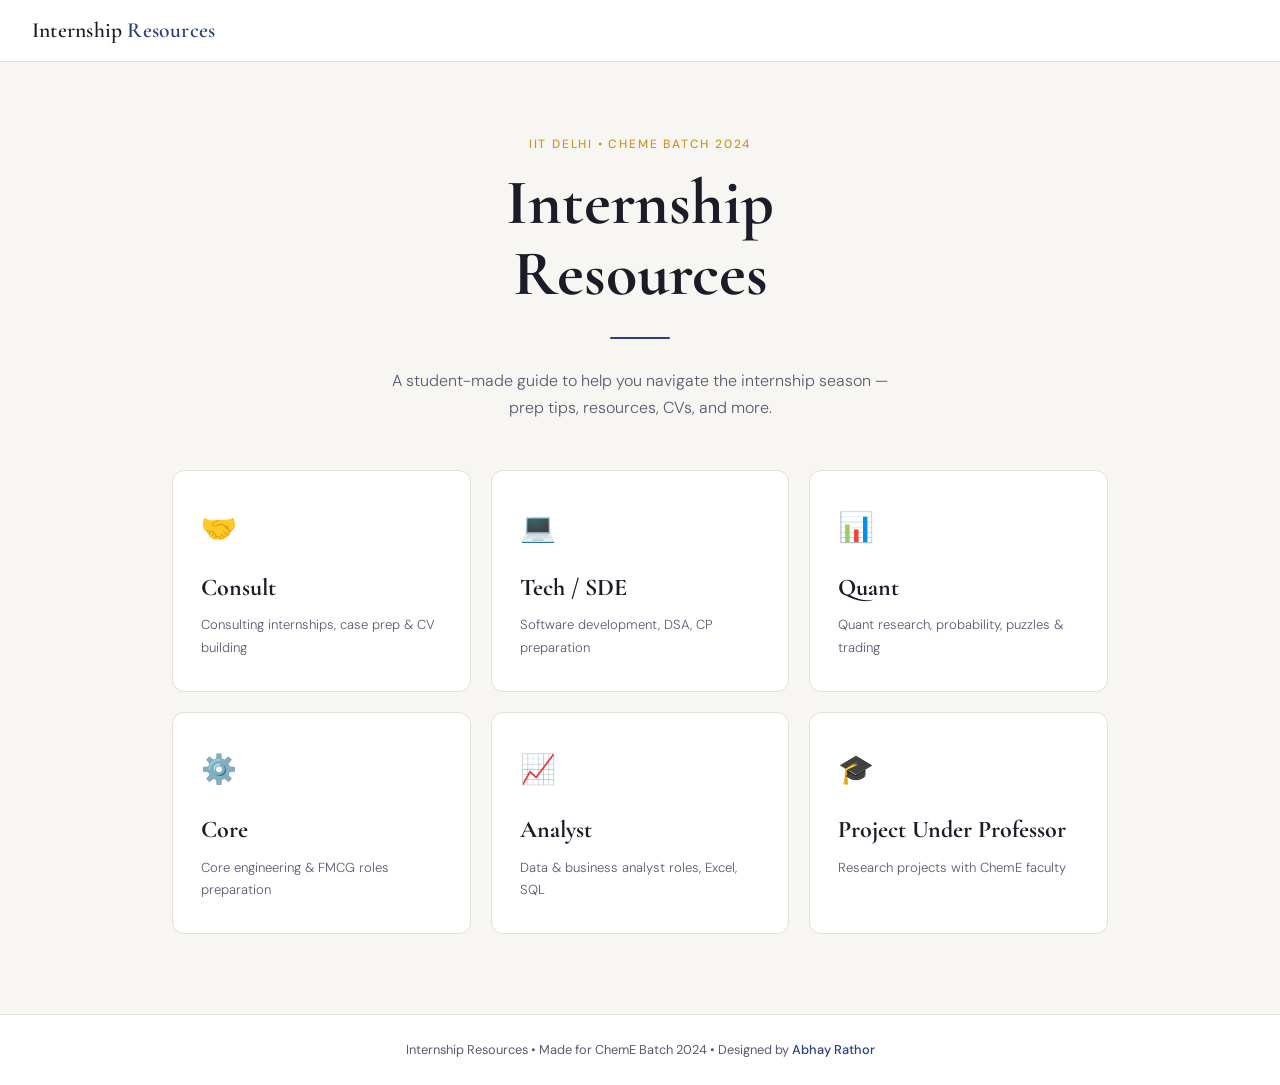
<file: index (1).html>
<!DOCTYPE html>
<html lang="en">
<head>
  <meta charset="UTF-8" />
  <meta name="viewport" content="width=device-width, initial-scale=1.0" />
  <title>Internship Resources</title>
  <link rel="preconnect" href="https://fonts.googleapis.com" />
  <link href="https://fonts.googleapis.com/css2?family=Cormorant+Garamond:wght@400;500;600;700&family=DM+Sans:wght@300;400;500;600&display=swap" rel="stylesheet" />
  <style>
    :root {
      --bg: #F7F6F2; --surface: #FFFFFF; --ink: #1C1C28; --ink-light: #5A5A72;
      --accent: #2A3F7E; --accent-light: #E8ECF8; --border: #E2E0D8;
      --gold: #C9972A; --tag-bg: #F0EEE8;
    }
    * { margin: 0; padding: 0; box-sizing: border-box; }
    body { font-family: 'DM Sans', sans-serif; background: var(--bg); color: var(--ink); min-height: 100vh; line-height: 1.7; }

    nav { background: var(--surface); border-bottom: 1px solid var(--border); padding: 0 2rem; display: flex; align-items: center; justify-content: space-between; height: 62px; position: sticky; top: 0; z-index: 100; gap: 12px; }
    .nav-logo { font-family: 'Cormorant Garamond', serif; font-size: 1.35rem; font-weight: 600; color: var(--ink); cursor: pointer; letter-spacing: 0.01em; white-space: nowrap; }
    .nav-logo span { color: var(--accent); }
    .breadcrumb { font-size: 0.78rem; color: var(--ink-light); display: flex; align-items: center; gap: 5px; flex-wrap: wrap; overflow: hidden; }
    .crumb { cursor: pointer; transition: color 0.2s; white-space: nowrap; }
    .crumb:hover { color: var(--accent); text-decoration: underline; }
    .sep { opacity: 0.4; flex-shrink: 0; }

    .page { display: none; }
    .page.active { display: block; animation: fadeUp 0.35s ease; }
    @keyframes fadeUp { from { opacity: 0; transform: translateY(12px); } to { opacity: 1; transform: translateY(0); } }

    /* HOME */
    .home-hero { text-align: center; padding: 72px 2rem 48px; }
    .eyebrow { font-size: 0.75rem; letter-spacing: 0.15em; text-transform: uppercase; color: var(--gold); margin-bottom: 14px; font-weight: 500; }
    .home-hero h1 { font-family: 'Cormorant Garamond', serif; font-size: clamp(2.4rem, 6vw, 4rem); font-weight: 700; line-height: 1.1; margin-bottom: 16px; }
    .home-hero p { font-size: 1rem; color: var(--ink-light); max-width: 520px; margin: 0 auto; font-weight: 300; }
    .divider { width: 60px; height: 2px; background: var(--accent); margin: 28px auto; border-radius: 2px; }
    .card-grid { display: grid; grid-template-columns: repeat(auto-fill, minmax(260px, 1fr)); gap: 20px; max-width: 1000px; margin: 0 auto; padding: 0 2rem 80px; }
    .cat-card { background: var(--surface); border: 1px solid var(--border); border-radius: 12px; padding: 32px 28px; cursor: pointer; transition: all 0.25s ease; position: relative; overflow: hidden; }
    .cat-card::before { content: ''; position: absolute; left: 0; top: 0; bottom: 0; width: 3px; background: var(--accent); transform: scaleY(0); transform-origin: bottom; transition: transform 0.25s ease; }
    .cat-card:hover { border-color: var(--accent); box-shadow: 0 8px 32px rgba(42,63,126,0.10); transform: translateY(-3px); }
    .cat-card:hover::before { transform: scaleY(1); }
    .cat-icon { font-size: 1.8rem; margin-bottom: 16px; }
    .cat-card h3 { font-family: 'Cormorant Garamond', serif; font-size: 1.5rem; font-weight: 700; margin-bottom: 6px; }
    .cat-card p { font-size: 0.82rem; color: var(--ink-light); font-weight: 300; }
    .cat-arrow { position: absolute; right: 22px; bottom: 20px; font-size: 1.1rem; color: var(--accent); opacity: 0; transition: opacity 0.2s, right 0.2s; }
    .cat-card:hover .cat-arrow { opacity: 1; right: 18px; }

    /* CATEGORY */
    .page-header { background: var(--surface); border-bottom: 1px solid var(--border); padding: 48px 2rem 36px; text-align: center; }
    .tag-pill { display: inline-block; background: var(--accent-light); color: var(--accent); font-size: 0.72rem; letter-spacing: 0.12em; text-transform: uppercase; padding: 4px 12px; border-radius: 20px; margin-bottom: 14px; font-weight: 500; }
    .page-header h2 { font-family: 'Cormorant Garamond', serif; font-size: clamp(2rem, 5vw, 3rem); font-weight: 700; }
    .page-header p { color: var(--ink-light); font-size: 0.9rem; margin-top: 8px; font-weight: 300; }
    .sub-grid { display: grid; grid-template-columns: repeat(auto-fill, minmax(220px, 1fr)); gap: 16px; max-width: 900px; margin: 48px auto; padding: 0 2rem 80px; }
    .sub-card { background: var(--surface); border: 1px solid var(--border); border-radius: 10px; padding: 28px 24px; cursor: pointer; transition: all 0.22s ease; text-align: center; }
    .sub-card:hover { border-color: var(--accent); box-shadow: 0 6px 24px rgba(42,63,126,0.09); transform: translateY(-2px); }
    .sub-icon { font-size: 1.9rem; margin-bottom: 12px; }
    .sub-card h4 { font-family: 'Cormorant Garamond', serif; font-size: 1.25rem; font-weight: 700; margin-bottom: 6px; }
    .sub-card p { font-size: 0.78rem; color: var(--ink-light); }

    /* PROFESSOR */
    .prof-section { max-width: 700px; margin: 48px auto; padding: 0 2rem 80px; }
    .prof-box { background: var(--surface); border: 1px solid var(--border); border-radius: 12px; padding: 36px 32px; text-align: center; }
    .prof-box .pb-icon { font-size: 2.5rem; margin-bottom: 16px; }
    .prof-box h3 { font-family: 'Cormorant Garamond', serif; font-size: 1.6rem; font-weight: 700; margin-bottom: 10px; }
    .prof-box p { font-size: 0.9rem; color: var(--ink-light); margin-bottom: 24px; line-height: 1.75; }
    .btn-accent { display: inline-block; background: var(--accent); color: #fff; text-decoration: none; font-size: 0.88rem; font-weight: 500; padding: 12px 28px; border-radius: 8px; transition: opacity 0.2s; }
    .btn-accent:hover { opacity: 0.85; }
    .soon-note { margin-top: 20px; background: var(--tag-bg); border: 1px dashed var(--border); border-radius: 10px; padding: 18px 22px; font-size: 0.84rem; color: var(--ink-light); text-align: center; }
    .soon-note strong { color: var(--ink); }

    /* CONTENT */
    .content-wrap { max-width: 760px; margin: 0 auto; padding: 48px 2rem 80px; }
    .content-header { margin-bottom: 36px; padding-bottom: 24px; border-bottom: 1px solid var(--border); }
    .content-header h2 { font-family: 'Cormorant Garamond', serif; font-size: clamp(1.8rem, 4vw, 2.5rem); font-weight: 700; line-height: 1.2; margin-top: 12px; }
    .rich h2 { font-family: 'Cormorant Garamond', serif; font-size: 1.75rem; font-weight: 700; margin: 36px 0 12px; }
    .rich h3 { font-family: 'Cormorant Garamond', serif; font-size: 1.35rem; font-weight: 600; margin: 28px 0 10px; }
    .rich h4 { font-size: 0.95rem; font-weight: 600; margin: 20px 0 8px; }
    .rich p { font-size: 0.95rem; margin-bottom: 12px; line-height: 1.8; }
    .rich ol, .rich ul { padding-left: 24px; margin-bottom: 16px; }
    .rich li { font-size: 0.93rem; margin-bottom: 8px; line-height: 1.75; }
    .rich ul li { list-style: disc; }
    .rich strong { font-weight: 600; }
    .rich em { font-style: italic; }
    .rich a { color: var(--accent); text-decoration: underline; text-underline-offset: 2px; transition: opacity 0.2s; }
    .rich a:hover { opacity: 0.7; }
    .ibox { background: var(--accent-light); border-left: 3px solid var(--accent); border-radius: 0 8px 8px 0; padding: 16px 20px; margin: 20px 0; }
    .ibox p { margin: 0; font-size: 0.9rem; }
    .fnote { background: var(--tag-bg); border: 1px solid var(--border); border-radius: 10px; padding: 22px 24px; margin-top: 32px; }
    .fnote h4 { font-family: 'Cormorant Garamond', serif; font-size: 1.15rem; font-weight: 700; margin-bottom: 8px; }
    .fnote p { margin: 0; font-size: 0.9rem; color: var(--ink-light); }
    .blank { text-align: center; padding: 80px 2rem; border: 2px dashed var(--border); border-radius: 14px; }
    .blank .bi { font-size: 2.5rem; margin-bottom: 16px; opacity: 0.5; }
    .blank h3 { font-family: 'Cormorant Garamond', serif; font-size: 1.5rem; color: var(--ink-light); }
    .blank p { font-size: 0.85rem; color: var(--ink-light); margin-top: 8px; }

    footer { background: var(--surface); border-top: 1px solid var(--border); text-align: center; padding: 24px 2rem; font-size: 0.8rem; color: var(--ink-light); }
    footer span { color: var(--accent); font-weight: 500; }

    @media (max-width: 600px) {
      nav { padding: 0 1rem; }
      .home-hero { padding: 48px 1rem 32px; }
      .card-grid, .sub-grid { padding: 0 1rem 60px; }
      .content-wrap, .prof-section { padding: 28px 1rem 60px; }
      .nav-logo { font-size: 1.1rem; }
      .breadcrumb { max-width: 45vw; }
    }
  </style>
</head>
<body>

<nav>
  <div class="nav-logo" onclick="goHome()">Internship <span>Resources</span></div>
  <div class="breadcrumb" id="bc"></div>
</nav>

<!-- HOME -->
<div class="page active" id="pg-home">
  <div class="home-hero">
    <div class="eyebrow">IIT Delhi &bull; ChemE Batch 2024</div>
    <h1>Internship<br/>Resources</h1>
    <div class="divider"></div>
    <p>A student-made guide to help you navigate the internship season — prep tips, resources, CVs, and more.</p>
  </div>
  <div class="card-grid">
    <div class="cat-card" onclick="openCat('consult')">
      <div class="cat-icon">🤝</div><h3>Consult</h3>
      <p>Consulting internships, case prep &amp; CV building</p>
      <div class="cat-arrow">→</div>
    </div>
    <div class="cat-card" onclick="openCat('tech')">
      <div class="cat-icon">💻</div><h3>Tech / SDE</h3>
      <p>Software development, DSA, CP preparation</p>
      <div class="cat-arrow">→</div>
    </div>
    <div class="cat-card" onclick="openCat('quant')">
      <div class="cat-icon">📊</div><h3>Quant</h3>
      <p>Quant research, probability, puzzles &amp; trading</p>
      <div class="cat-arrow">→</div>
    </div>
    <div class="cat-card" onclick="openCat('core')">
      <div class="cat-icon">⚙️</div><h3>Core</h3>
      <p>Core engineering &amp; FMCG roles preparation</p>
      <div class="cat-arrow">→</div>
    </div>
    <div class="cat-card" onclick="openCat('analyst')">
      <div class="cat-icon">📈</div><h3>Analyst</h3>
      <p>Data &amp; business analyst roles, Excel, SQL</p>
      <div class="cat-arrow">→</div>
    </div>
    <div class="cat-card" onclick="openProf()">
      <div class="cat-icon">🎓</div><h3>Project Under Professor</h3>
      <p>Research projects with ChemE faculty</p>
      <div class="cat-arrow">→</div>
    </div>
  </div>
</div>

<!-- CATEGORY -->
<div class="page" id="pg-cat">
  <div class="page-header">
    <div class="tag-pill" id="ct-tag"></div>
    <h2 id="ct-title"></h2>
    <p id="ct-desc"></p>
  </div>
  <div class="sub-grid">
    <div class="sub-card" onclick="openSub('prepare')">
      <div class="sub-icon">📋</div><h4>How to Prepare</h4>
      <p>Strategy, roadmaps &amp; guidelines</p>
    </div>
    <div class="sub-card" onclick="openSub('resources')">
      <div class="sub-icon">📚</div><h4>Resources</h4>
      <p>Links, sheets, books &amp; tools</p>
    </div>
    <div class="sub-card" onclick="openSub('cvs')">
      <div class="sub-icon">📄</div><h4>Previous Year CVs</h4>
      <p>Sample CVs for reference</p>
    </div>
    <div class="sub-card" onclick="openSub('interviews')">
      <div class="sub-icon">🎤</div><h4>Interview Experiences</h4>
      <p>Real interview stories &amp; tips</p>
    </div>
  </div>
</div>

<!-- PROFESSOR -->
<div class="page" id="pg-prof">
  <div class="page-header">
    <div class="tag-pill">Research</div>
    <h2>Project Under Professor</h2>
    <p>Find ChemE faculty offering research projects this semester.</p>
  </div>
  <div class="prof-section">
    <div class="prof-box">
      <div class="pb-icon">🔬</div>
      <h3>IIT Delhi ChemE Faculty</h3>
      <p>Browse all Chemical Engineering professors — their research areas, office locations, and contact details — on the official department page.</p>
      <a class="btn-accent" href="https://chemical.iitd.ac.in/faculty" target="_blank" rel="noopener">View All Faculty →</a>
    </div>
    <div class="soon-note">
      <strong>Project availability sheet coming soon.</strong> A sheet listing professors accepting interns next semester, their research topics, and the number of seats available will be shared here.
    </div>
  </div>
</div>

<!-- CONTENT -->
<div class="page" id="pg-content">
  <div class="content-wrap">
    <div class="content-header">
      <div class="tag-pill" id="co-tag"></div>
      <h2 id="co-title"></h2>
    </div>
    <div class="rich" id="co-body"></div>
  </div>
</div>

<footer>Internship Resources &bull; Made for ChemE Batch 2024 &bull; Designed by <span>Abhay Rathor</span></footer>

<script>
/* ── state ── */
let curCat = null;
const history = []; // [{page, cat, sub}]

const CATS = {
  consult: { name:'Consult',          tag:'Consulting',   desc:'Case prep, CV building & process overview.' },
  tech:    { name:'Tech / SDE',       tag:'Technology',   desc:'DSA, CP and software engineering.' },
  quant:   { name:'Quant',            tag:'Quantitative', desc:'Puzzles, probability & trading prep.' },
  core:    { name:'Core Engineering', tag:'Core',         desc:'FMCG & core engineering roles.' },
  analyst: { name:'Analyst',          tag:'Analytics',    desc:'Data, SQL, Excel & business analysis.' },
};
const SUBS = {
  prepare:    'How to Prepare',
  resources:  'Resources',
  cvs:        'Previous Year CVs',
  interviews: 'Interview Experiences',
};

/* ── show/hide pages ── */
function show(id) {
  document.querySelectorAll('.page').forEach(p => p.classList.remove('active'));
  document.getElementById(id).classList.add('active');
  window.scrollTo({ top: 0, behavior: 'smooth' });
}

/* ── breadcrumb ── */
function setBc(items) {
  const el = document.getElementById('bc');
  let h = `<span class="crumb" onclick="goHome()">Home</span>`;
  items.forEach(it => {
    h += `<span class="sep">/</span>`;
    if (it.fn) h += `<span class="crumb" data-fn="${it.fn}">${it.label}</span>`;
    else h += `<span>${it.label}</span>`;
  });
  el.innerHTML = h;
  el.querySelectorAll('[data-fn]').forEach(el2 => {
    const fn = el2.getAttribute('data-fn');
    el2.addEventListener('click', () => { if(fn === 'cat') backToCat(); });
  });
}

/* ── navigation ── */
function goHome() {
  history.length = 0;
  curCat = null;
  setBc([]);
  show('pg-home');
}

function openCat(cat) {
  history.push({ page: currentPage() });
  curCat = cat;
  const m = CATS[cat];
  document.getElementById('ct-tag').textContent = m.tag;
  document.getElementById('ct-title').textContent = m.name;
  document.getElementById('ct-desc').textContent = m.desc;
  setBc([{ label: m.name }]);
  show('pg-cat');
}

function openProf() {
  history.push({ page: currentPage() });
  curCat = 'professor';
  setBc([{ label: 'Project Under Professor' }]);
  show('pg-prof');
}

function openSub(sub) {
  history.push({ page: 'pg-cat', cat: curCat });
  const m = CATS[curCat];
  document.getElementById('co-tag').textContent = m.tag + ' · ' + SUBS[sub];
  document.getElementById('co-title').textContent = SUBS[sub];
  document.getElementById('co-body').innerHTML = getContent(curCat, sub);
  setBc([
    { label: m.name, fn: 'cat' },
    { label: SUBS[sub] }
  ]);
  show('pg-content');
}

function backToCat() {
  // pop back to category view
  for (let i = history.length - 1; i >= 0; i--) {
    if (history[i].page === 'pg-cat') {
      const state = history[i];
      history.length = i;
      curCat = state.cat || curCat;
      const m = CATS[curCat];
      document.getElementById('ct-tag').textContent = m.tag;
      document.getElementById('ct-title').textContent = m.name;
      document.getElementById('ct-desc').textContent = m.desc;
      setBc([{ label: m.name }]);
      show('pg-cat');
      return;
    }
  }
  goHome();
}

function currentPage() {
  const a = document.querySelector('.page.active');
  return a ? a.id : 'pg-home';
}

/* ── content ── */
function getContent(cat, sub) {
  if (cat==='tech'    && sub==='prepare')   return techPrep();
  if (cat==='tech'    && sub==='resources') return techRes();
  if (cat==='quant'   && sub==='prepare')   return quantPrep();
  if (cat==='quant'   && sub==='resources') return quantRes();
  if (cat==='consult' && sub==='prepare')   return consultPrep();
  if (cat==='consult' && sub==='resources') return consultRes();
  if (cat==='core'    && sub==='prepare')   return corePrep();
  return blank(sub);
}

function blank(sub) {
  const d = {
    prepare:    ['📋','Preparation strategy and guidelines will be added here soon.'],
    resources:  ['📚','Curated links, sheets and tools will be listed here soon.'],
    cvs:        ['📄','Sample CVs for reference will be uploaded here soon.'],
    interviews: ['🎤','Real interview stories and tips will be shared here soon.'],
  };
  const [icon,desc] = d[sub]||['📝','Content coming soon.'];
  return `<div class="blank"><div class="bi">${icon}</div><h3>Content Coming Soon</h3><p>${desc}</p></div>`;
}

/* ===== TECH ===== */
function techPrep() { return `
<h2>The Complete Guide to SDE Preparation</h2>
<h3>Guidelines for Preparation</h3>
<ol>
  <li><strong>Preferred Language:</strong> Consider using C++ as your primary language. Some HFT firms mandate C++ for coding rounds.</li>
  <li><strong>Preparation Strategy (Based on Time):</strong>
    <ul>
      <li><strong>More than 3 Months:</strong> Start with CP to build intuition and mathematical skills. Gradually shift to DSA-specific preparation closer to your OAs and Interviews.</li>
      <li><strong>2–3 Months:</strong> Use the resources below but skip dedicated CP prep (though regular contests are still essential).</li>
      <li><strong>Less than 1–2 Months:</strong> Focus on Striver's Leetcode sheet and past company Online Assessments (available on Leetcode discussions).</li>
    </ul>
  </li>
  <li><strong>Important Concepts:</strong>
    <ul>
      <li>Master OOPS concepts since they are asked in nearly all company interviews. (Use GeeksforGeeks)</li>
      <li>(Optional) Learn core CS concepts (OS, Networks, DBMS); some firms ask MCQ-based problems in their OAs regarding these concepts.</li>
    </ul>
  </li>
  <li><strong>Don't Skip DSA, even if you are strong in CP:</strong> Companies often ask standard DSA questions in their online assessments and interviews.</li>
  <li><strong>Mocks:</strong> Practice company-wise mocks on platforms like <a href="https://www.maang.in/" target="_blank">Maang</a> and others.</li>
</ol>
<h3>Treat this Repository as a Bible</h3>
<p><a href="https://github.com/the-hyp0cr1t3/CC" target="_blank">IITD-CSE Internship Season Repository</a></p>
<h3>CSES Must-Do Topics</h3>
<ol>
  <li>Sorting and Searching</li><li>Dynamic Programming</li>
  <li>Graph Algorithms</li><li>Range Queries</li><li>Tree Algorithms</li>
</ol>
<div class="ibox"><p>Do problems with a solved count of more than 8K (use the CSES helper extension to filter efficiently).</p></div>
<h3>Industry Trivia</h3>
<ol>
  <li><strong>Core CS:</strong> DE Shaw and some HFT firms focus heavily on core CS and C++ fundamentals.</li>
  <li><strong>Inclusivity:</strong> Big firms like Amazon and many startups provide equal opportunities to all branches if your CGPA exceeds 7.</li>
</ol>
<h3>Advice and Motivation</h3>
<ol>
  <li><strong>Challenges Are Normal:</strong>
    <ul><li>Preparing for an SDE interview can be frustrating. There will be days when you feel stuck. What matters most is your approach and thought process.</li></ul>
  </li>
  <li><strong>Shortlisting Phase:</strong>
    <ul>
      <li>This is the toughest part. Companies often shortlist based on CGPA, branch, and pre-college achievements.</li>
      <li>Many great companies come after Day 1 and Day 2 (e.g., Wells Fargo, Deutsche Bank, JLR, Microsoft, Tech Mahindra).</li>
    </ul>
  </li>
  <li><strong>Don't Ignore Quant Prep:</strong>
    <ul><li>Even if targeting SDE roles, practice Brainstellar puzzles and Puzzledquant problems. Companies like Goldman Sachs and JPMC include these in aptitude rounds.</li></ul>
  </li>
</ol>
<div class="fnote"><h4>Final Note</h4><p>The journey is tough, but setbacks are part of the process. Stick to the plan, stay consistent, and trust your preparation. All the best!</p></div>`; }

function techRes() { return `
<h3>DSA Prep</h3>
<ol>
  <li><strong>Striver SDE Sheet:</strong> <a href="https://takeuforward.org/interviews/strivers-sde-sheet-top-coding-interview-problems/" target="_blank">Link</a></li>
  <li><strong>Dynamic Programming, Graphs and Binary Search (A2Z Sheet):</strong> <a href="https://takeuforward.org/strivers-a2z-dsa-course/strivers-a2z-dsa-course-sheet-2/" target="_blank">Link</a></li>
  <li><strong>Neetcode Roadmap:</strong> <a href="https://neetcode.io/roadmap" target="_blank">Link</a></li>
  <li>Focus especially on Backtracking (it sets the base for DP).</li>
  <li>Do Leetcode Daily Problems: Use extensions like <strong>Leetrooms</strong> to create randomized problem sets.</li>
  <li>If time permits, explore InterviewBit problems (interface can be a challenge).</li>
</ol>
<h3>Competitive Programming (CP)</h3>
<ol>
  <li><strong>TLE 31 Sheets:</strong> <a href="https://www.tle-eliminators.com/cp-sheet" target="_blank">Link</a></li>
  <li>Participate in regular contests on <strong>Codeforces</strong> and <strong>CodeChef</strong>
    <ul><li>Solve at least Problem C in Div2 and Problem E in Div3.</li></ul>
  </li>
  <li><strong>Optional Advanced CP Resources:</strong>
    <ul>
      <li>Problems in the USACO Guide.</li>
      <li>CP Algorithms: <a href="https://cp-algorithms.com/" target="_blank">Link</a></li>
      <li>Various ladders such as A2OJ and ACD.</li>
      <li>Follow YouTube channels like William Lin, Errichto Algorithms, etc.</li>
    </ul>
  </li>
</ol>
<h3>Key Repository</h3>
<p><a href="https://github.com/the-hyp0cr1t3/CC" target="_blank">IITD-CSE Internship Season Repository</a> — Treat this as a Bible for your preparation.</p>
<h3>Mock Platforms</h3>
<ul>
  <li><a href="https://www.maang.in/" target="_blank">Maang</a> — Company-wise mock interviews</li>
  <li><a href="https://www.brainstellar.com/" target="_blank">Brainstellar</a> — Quant/aptitude puzzles</li>
  <li><a href="https://www.puzzledquant.com/" target="_blank">PuzzledQuant</a> — Quant prep</li>
</ul>`; }

/* ===== QUANT ===== */
function quantPrep() { return `
<h2>The Complete Guide for Quant Preparation</h2>
<h3>The Process</h3>
<p>Brush up your probability theory and start solving problems on <strong>Brainstellar / PuzzledQuant</strong> and then move on to the books. Give plenty of time and effort before you look at the hint/solution. Intuition builds over time — you'll be able to solve more and more problems on your own once you get the hang of it.</p>
<p>Give Codeforces contests regularly. Remember, rating doesn't matter much. Company-specific prep can be done towards the end of the summer (mental math, market making prep etc).</p>
<p>Another important aspect which people miss out — <strong>HR Round is important.</strong> Do some mock interviews with your friends and seniors so you don't get flustered during the actual interview. Look at some HR questions and prepare your answers well.</p>
<h3>Probability Theory</h3>
<p>MTL106 is helpful. You can also refer to <em>Introduction to Probability Models</em> by Sheldon Ross. Topics to cover:</p>
<ul>
  <li>Conditional probability, Bayes Theorem etc (JEE stuff)</li>
  <li>Random Variables, PDF, CDF, Expected Value, Variance</li>
  <li>Common distributions (discrete and continuous both)</li>
  <li>Central Limit Theorem</li>
</ul>
<h3>Puzzles &amp; Probability Questions</h3>
<p><strong>Resources:</strong> Brainstellar website, <em>Heard on the Street</em>, <em>A Practical Guide to Quantitative Finance Interviews</em> by Xinfeng Zhao, <em>50 Challenging Problems in Probability</em>. These are the 4 standard, well-known resources (not all chapters are relevant — only probability and brainteasers).</p>
<div class="ibox"><p>Highly recommend using <strong><a href="https://www.puzzledquant.com/" target="_blank">PuzzledQuant</a></strong> — it helps you keep track and has a great collection of problems. Brainstellar is a subset of PuzzledQuant.</p></div>
<h3>Mental Math</h3>
<p>Practice mental math regularly. Use the <a href="https://www.puzzledquant.com/arithmetic" target="_blank">Arithmetic Game on PuzzledQuant</a> to get faster at calculations — this matters a lot in market-making and timed rounds.</p>
<h3>ML (Optional)</h3>
<p>If interested, refer to these sections from Prof. Parag's course <a href="https://www.cse.iitd.ac.in/~parags/teaching/col774/" target="_blank">COL774: Machine Learning</a>:</p>
<ol>
  <li>Supervised Learning — Linear Regression, Gradient Descent, Stochastic Gradient Descent</li>
  <li>Linear Regression — Alternate interpretation (probabilistic), Logistic Regression, GLMs</li>
  <li>Decision Trees, Random Forests</li>
</ol>`; }

function quantRes() { return `
<h3>Probability &amp; Puzzles</h3>
<ul>
  <li><a href="https://www.puzzledquant.com/" target="_blank">PuzzledQuant</a> — Best collection of quant interview problems</li>
  <li><a href="https://www.brainstellar.com/" target="_blank">Brainstellar</a> — Classic puzzles and probability questions</li>
  <li><em>Heard on the Street</em> — Classic quant interview book (focus on probability &amp; brainteasers chapters)</li>
  <li><em>A Practical Guide to Quantitative Finance Interviews</em> by Xinfeng Zhao</li>
  <li><em>50 Challenging Problems in Probability</em></li>
</ul>
<h3>Competitive Programming (CP)</h3>
<ul>
  <li><a href="https://cses.fi/book/book.pdf" target="_blank">Competitive Programmer's Handbook</a> — a go-to guide when you find a new algorithm in an editorial</li>
  <li><a href="https://cp-algorithms.com/" target="_blank">CP-Algorithms</a> — learn about any new algorithm and its implementation</li>
</ul>
<h3>C++ Concepts (More Important for Quant Developer Roles)</h3>
<p>Learn C++ thoroughly — especially memory management, STL, templates, and performance-critical coding patterns.</p>
<h3>Mental Math</h3>
<ul>
  <li><a href="https://www.puzzledquant.com/arithmetic" target="_blank">Arithmetic Game, Games | PuzzledQuant</a></li>
</ul>
<h3>ML (Optional)</h3>
<ul>
  <li><a href="https://www.cse.iitd.ac.in/~parags/teaching/col774/" target="_blank">COL774: Machine Learning — Prof. Parag's Course</a></li>
</ul>
<h3>Other Resources</h3>
<ul>
  <li><a href="https://github.com/Aniruddha-Deb/quant-prep" target="_blank">Aniruddha-Deb/quant-prep</a> — Curated quant prep notes and resources</li>
  <li>Quant Interview/Test Prep, Internship Season | Chinmay Mittal (search on GitHub)</li>
</ul>`; }

/* ===== CONSULT ===== */
function consultPrep() { return `
<h2>The Complete Guide for Consult Preparation</h2>
<h3>Process Overview</h3>
<p>The selection process for consulting internships consists of three main stages: <strong>CV Shortlisting, Buddy Rounds, and Offline Interviews.</strong> CV shortlisting is by far the biggest bottleneck — around 50 unique students are shortlisted from a pool of 500+ applicants. Preparing a standout CV is crucial. Begin working on your CV early to allow sufficient time for refinement. Your CV should tell a compelling story about your achievements and experiences.</p>
<h3>Building Your CV</h3>
<p>A consulting CV typically comprises five sections: CG, Scholastic Achievements, Internships, PORs, and ECAs. It is judged via the <strong>'spike' framework</strong> — a 'spike' section is one where you are well above the average applicant. Being well above average in at least 3–4 sections is non-negotiable for a shortlist among the top firms.</p>
<h4>CG</h4>
<ul>
  <li>Generally top firms consider CG above 8 to be satisfactory; some firms have put hard barriers in the past. A CG above 8.5 or 9 is an ideal spike.</li>
  <li>A lower CG makes getting shortlisted tougher but can be compensated by excelling in other sections.</li>
</ul>
<h4>Schols</h4>
<ul>
  <li>This section includes institute-level awards such as Merit List, Department Rank, and pre-institute achievements like Olympiad ranks or scholarships.</li>
  <li>If this section is lacking, don't worry — with some conscious effort you can build it up to a satisfactory level.</li>
</ul>
<h4>Internships</h4>
<ul>
  <li>These include corporate, start-up and research interns (offline/online). It is highly advised to complete multiple internships. Internships in big brand corporations or business schools are valued.</li>
  <li>An offline intern at a well-established corporate (even more impactful if it is in the consulting sector) or at a foreign research institute are particularly great. These can be coupled with a remote intern at a business school.</li>
</ul>
<h4>PORs</h4>
<ul>
  <li>This section conveys the story of your campus involvements over two years. Continuity in PORs is valued — it indicates progress in whatever activity you have devoted time to.</li>
  <li>3rd year PORs are important. Elected PORs are generally considered more valuable than nominated PORs.</li>
</ul>
<h4>ECAs</h4>
<ul>
  <li>Organize your ECAs into 2–3 broad sections to provide structure. Having multiple ECAs in a few select sections shows excellence and dedication.</li>
  <li>Ensure that the most valuable achievements are presented well to make your CV stand out.</li>
</ul>
<h3>Buddy Rounds</h3>
<p>Once you are shortlisted, the firm will allot you buddies — consultants working at the firm, usually alumni of the institute. Buddies will conduct case solving sessions with you, guiding you through your preparation. These sessions are evaluative; firms use them to create a "hotlist" of preferred candidates. Not being on the hotlist does not eliminate your chances, but performing well increases your likelihood of being prioritized.</p>
<h3>Case Prep</h3>
<ul>
  <li><strong>Form a Case Group:</strong> Work with 3–4 serious aspirants who have diverse networks. This allows you to access varied insights and resources. Also seek opportunities to practice with seniors outside your group.</li>
  <li>Start practicing cases 1–2 months before your interviews. Start with guesstimates and profitability, then cover other types of cases towards the end of your prep.</li>
  <li>Practice in pairs, taking turns as interviewer and interviewee. After each case, spend time analyzing your performance and building a deeper understanding of frameworks and solutions.</li>
</ul>`; }

function consultRes() { return `
<h3>Video Resources</h3>
<ul>
  <li><a href="https://www.youtube.com/@CaseInterviewsIO" target="_blank">Case Interviews Cracked — YouTube</a> — A great starting point for an overview of case prep via recorded lectures by Victor Cheng and Case Interviews Cracked. Stick to the first few relevant lectures.</li>
</ul>
<h3>Case Books</h3>
<ul>
  <li><strong>Case Compendium</strong> — A good beginner-friendly option to get started with cases.</li>
  <li><strong>Case Interviews Cracked</strong> — A standard resource used widely by applicants.</li>
  <li><strong>IIM Ahmedabad Case Book</strong> — Slightly more advanced; great once you have the basics down.</li>
</ul>
<p><a href="#" target="_blank">Download case books here</a> (link to be updated)</p>
<div class="ibox"><p>Start with Case Compendium, then move to Case Interviews Cracked, and finally tackle the IIM Ahmedabad Case Book.</p></div>`; }

/* ===== CORE ===== */
function corePrep() { return `
<h2>The Complete Guide for Core Preparation</h2>
<h3>The Process</h3>
<p>The selection process for an FMCG internship typically involves three to four rounds:</p>
<ul>
  <li><strong>Application Stage:</strong> Fill out a form detailing your internships, academic achievements, and skills. Highlight relevant experiences and ensure your details are precise since this forms the company's first impression. Some companies also include a psychometric test to assess personality traits and cultural fit — treat this as a chance to showcase your authenticity; don't overthink your answers.</li>
  <li><strong>Group Discussion (GD):</strong> Emphasis on quality over quantity. Focus on contributing meaningfully to the discussion rather than dominating it. Structure your thoughts before speaking and encourage quieter members to participate. This demonstrates teamwork and improves the overall discussion quality.</li>
  <li><strong>Interview Stage:</strong>
    <ul>
      <li><strong>Technical Round:</strong> Assesses your understanding of key concepts and the projects listed on your resume. Be clear and concise in your answers and prepare for follow-up questions.</li>
      <li><strong>HR Round:</strong> Evaluates your fit for the company and role. Expect questions about your strengths, weaknesses, and past experiences.</li>
    </ul>
  </li>
</ul>
<div class="ibox"><p>Throughout the process, be confident, know your CV thoroughly, and stay calm under pressure.</p></div>
<h3>Building an Effective CV</h3>
<ul>
  <li><strong>Academic Background:</strong> Include your 10th and 12th-grade marks, competitive exam achievements (e.g., NTSE, KVPY, JEE ranks), and relevant certifications.</li>
  <li><strong>CGPA:</strong> Most FMCG companies require a CGPA of 7–7.5. Companies like Wipro prefer 8+. A strong CGPA helps, but exceptional internships and projects can compensate for a lower score.</li>
  <li><strong>Internships:</strong> Prefer industry-relevant internships such as those in manufacturing roles. SURA projects or AI/ML internships can make your profile stand out.</li>
  <li><strong>Projects:</strong> Include diverse and impactful projects such as COL Projects or Department projects to showcase versatility.</li>
  <li><strong>PORs and ECAs:</strong> Emphasize positions of responsibility and continued involvement in clubs/activities to reflect growth and commitment.</li>
  <li><strong>Relevant Courses:</strong> List courses aligned with the FMCG industry.</li>
</ul>
<h3>Building Your Profile During 3rd and 4th Semesters</h3>
<p>Approach professors for research projects. Complete internships in relevant areas to gain practical experience and do AI/ML projects to differentiate yourself. Strengthen your understanding of core concepts relevant to the FMCG domain, such as supply chain operations or data analytics. This balance of practical experience and strong fundamentals will give you an edge in the selection process.</p>
<h3>Interview Tips</h3>
<ul>
  <li><strong>Technical Round:</strong> Be concise and prepared to explain your listed projects and internships in detail. If a question seems unclear, ask for clarification and steer the conversation toward your strengths. Be prepared to link every point to the role you're applying for.</li>
  <li><strong>HR Round:</strong> Create a brief but compelling self-introduction. Highlight academic interests, leadership roles, and experiences, connecting them to the company's vision and the role you're applying for. Stay calm and ask insightful questions about the role or company.</li>
</ul>
<div class="ibox"><p>Confidence and calmness can make a significant difference, especially when dealing with challenging questions.</p></div>`; }
</script>
</body>
</html>
</file>
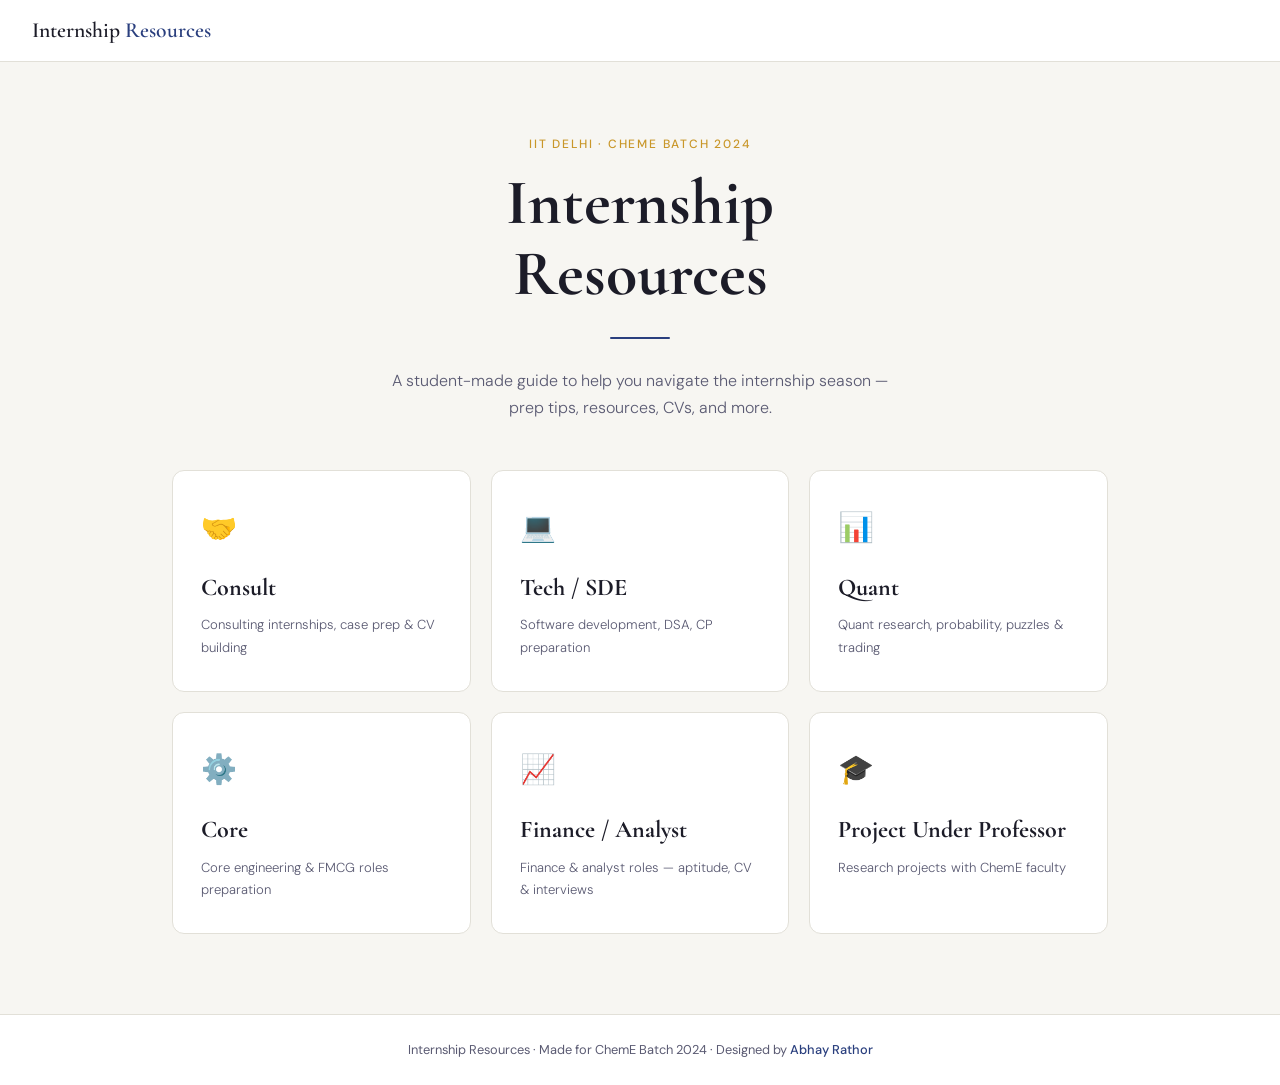
<file: index (2).html>
<!DOCTYPE html>
<html lang="en">
<head>
  <meta charset="UTF-8"/>
  <meta name="viewport" content="width=device-width, initial-scale=1.0"/>
  <title>Internship Resources</title>
  <link rel="preconnect" href="https://fonts.googleapis.com"/>
  <link href="https://fonts.googleapis.com/css2?family=Cormorant+Garamond:wght@400;500;600;700&family=DM+Sans:wght@300;400;500;600&display=swap" rel="stylesheet"/>
  <style>
    :root{--bg:#F7F6F2;--surface:#fff;--ink:#1C1C28;--ink-light:#5A5A72;--accent:#2A3F7E;--accent-light:#E8ECF8;--border:#E2E0D8;--gold:#C9972A;--tag-bg:#F0EEE8;}
    *{margin:0;padding:0;box-sizing:border-box;}
    body{font-family:'DM Sans',sans-serif;background:var(--bg);color:var(--ink);min-height:100vh;line-height:1.7;}
    /* NAV */
    nav{background:var(--surface);border-bottom:1px solid var(--border);padding:0 2rem;display:flex;align-items:center;justify-content:space-between;height:62px;position:sticky;top:0;z-index:100;gap:12px;}
    .nav-logo{font-family:'Cormorant Garamond',serif;font-size:1.35rem;font-weight:600;color:var(--ink);cursor:pointer;white-space:nowrap;}
    .nav-logo span{color:var(--accent);}
    .breadcrumb{font-size:.78rem;color:var(--ink-light);display:flex;align-items:center;gap:5px;flex-wrap:wrap;overflow:hidden;}
    .crumb{cursor:pointer;transition:color .2s;white-space:nowrap;}
    .crumb:hover{color:var(--accent);text-decoration:underline;}
    .sep{opacity:.4;flex-shrink:0;}
    /* PAGES */
    .page{display:none;}
    .page.active{display:block;animation:fadeUp .35s ease;}
    @keyframes fadeUp{from{opacity:0;transform:translateY(12px)}to{opacity:1;transform:translateY(0)}}
    /* HOME */
    .home-hero{text-align:center;padding:72px 2rem 48px;}
    .eyebrow{font-size:.75rem;letter-spacing:.15em;text-transform:uppercase;color:var(--gold);margin-bottom:14px;font-weight:500;}
    .home-hero h1{font-family:'Cormorant Garamond',serif;font-size:clamp(2.4rem,6vw,4rem);font-weight:700;line-height:1.1;margin-bottom:16px;}
    .home-hero p{font-size:1rem;color:var(--ink-light);max-width:520px;margin:0 auto;font-weight:300;}
    .divider{width:60px;height:2px;background:var(--accent);margin:28px auto;border-radius:2px;}
    .card-grid{display:grid;grid-template-columns:repeat(auto-fill,minmax(260px,1fr));gap:20px;max-width:1000px;margin:0 auto;padding:0 2rem 80px;}
    .cat-card{background:var(--surface);border:1px solid var(--border);border-radius:12px;padding:32px 28px;cursor:pointer;transition:all .25s ease;position:relative;overflow:hidden;}
    .cat-card::before{content:'';position:absolute;left:0;top:0;bottom:0;width:3px;background:var(--accent);transform:scaleY(0);transform-origin:bottom;transition:transform .25s ease;}
    .cat-card:hover{border-color:var(--accent);box-shadow:0 8px 32px rgba(42,63,126,.10);transform:translateY(-3px);}
    .cat-card:hover::before{transform:scaleY(1);}
    .cat-icon{font-size:1.8rem;margin-bottom:16px;}
    .cat-card h3{font-family:'Cormorant Garamond',serif;font-size:1.5rem;font-weight:700;margin-bottom:6px;}
    .cat-card p{font-size:.82rem;color:var(--ink-light);font-weight:300;}
    .cat-arrow{position:absolute;right:22px;bottom:20px;font-size:1.1rem;color:var(--accent);opacity:0;transition:opacity .2s,right .2s;}
    .cat-card:hover .cat-arrow{opacity:1;right:18px;}
    /* CATEGORY PAGE */
    .page-header{background:var(--surface);border-bottom:1px solid var(--border);padding:48px 2rem 36px;text-align:center;}
    .tag-pill{display:inline-block;background:var(--accent-light);color:var(--accent);font-size:.72rem;letter-spacing:.12em;text-transform:uppercase;padding:4px 12px;border-radius:20px;margin-bottom:14px;font-weight:500;}
    .page-header h2{font-family:'Cormorant Garamond',serif;font-size:clamp(2rem,5vw,3rem);font-weight:700;}
    .page-header p{color:var(--ink-light);font-size:.9rem;margin-top:8px;font-weight:300;}
    .sub-grid{display:grid;grid-template-columns:repeat(auto-fill,minmax(220px,1fr));gap:16px;max-width:900px;margin:48px auto;padding:0 2rem 80px;}
    .sub-card{background:var(--surface);border:1px solid var(--border);border-radius:10px;padding:28px 24px;cursor:pointer;transition:all .22s ease;text-align:center;}
    .sub-card:hover{border-color:var(--accent);box-shadow:0 6px 24px rgba(42,63,126,.09);transform:translateY(-2px);}
    .sub-icon{font-size:1.9rem;margin-bottom:12px;}
    .sub-card h4{font-family:'Cormorant Garamond',serif;font-size:1.25rem;font-weight:700;margin-bottom:6px;}
    .sub-card p{font-size:.78rem;color:var(--ink-light);}
    /* PROFESSOR */
    .prof-section{max-width:700px;margin:48px auto;padding:0 2rem 80px;}
    .prof-box{background:var(--surface);border:1px solid var(--border);border-radius:12px;padding:36px 32px;text-align:center;}
    .prof-box .pb-icon{font-size:2.5rem;margin-bottom:16px;}
    .prof-box h3{font-family:'Cormorant Garamond',serif;font-size:1.6rem;font-weight:700;margin-bottom:10px;}
    .prof-box p{font-size:.9rem;color:var(--ink-light);margin-bottom:24px;line-height:1.75;}
    .btn-accent{display:inline-block;background:var(--accent);color:#fff;text-decoration:none;font-size:.88rem;font-weight:500;padding:12px 28px;border-radius:8px;transition:opacity .2s;}
    .btn-accent:hover{opacity:.85;}
    .soon-note{margin-top:20px;background:var(--tag-bg);border:1px dashed var(--border);border-radius:10px;padding:18px 22px;font-size:.84rem;color:var(--ink-light);text-align:center;}
    .soon-note strong{color:var(--ink);}
    /* CONTENT */
    .content-wrap{max-width:760px;margin:0 auto;padding:48px 2rem 80px;}
    .content-header{margin-bottom:36px;padding-bottom:24px;border-bottom:1px solid var(--border);}
    .content-header h2{font-family:'Cormorant Garamond',serif;font-size:clamp(1.8rem,4vw,2.5rem);font-weight:700;line-height:1.2;margin-top:12px;}
    /* RICH */
    .rich h2{font-family:'Cormorant Garamond',serif;font-size:1.75rem;font-weight:700;margin:36px 0 12px;}
    .rich h3{font-family:'Cormorant Garamond',serif;font-size:1.35rem;font-weight:600;margin:28px 0 10px;}
    .rich h4{font-size:.95rem;font-weight:600;margin:20px 0 8px;}
    .rich p{font-size:.95rem;margin-bottom:12px;line-height:1.8;}
    .rich ol,.rich ul{padding-left:24px;margin-bottom:16px;}
    .rich li{font-size:.93rem;margin-bottom:8px;line-height:1.75;}
    .rich ul li{list-style:disc;}
    .rich strong{font-weight:600;}
    .rich em{font-style:italic;}
    .rich a{color:var(--accent);text-decoration:underline;text-underline-offset:2px;transition:opacity .2s;}
    .rich a:hover{opacity:.7;}
    .ibox{background:var(--accent-light);border-left:3px solid var(--accent);border-radius:0 8px 8px 0;padding:16px 20px;margin:20px 0;}
    .ibox p{margin:0;font-size:.9rem;}
    .fnote{background:var(--tag-bg);border:1px solid var(--border);border-radius:10px;padding:22px 24px;margin-top:32px;}
    .fnote h4{font-family:'Cormorant Garamond',serif;font-size:1.15rem;font-weight:700;margin-bottom:8px;}
    .fnote p{margin:0;font-size:.9rem;color:var(--ink-light);}
    /* INTERVIEW CARDS */
    .company-card{background:var(--surface);border:1px solid var(--border);border-radius:12px;margin-bottom:20px;overflow:hidden;}
    .company-header{padding:18px 24px;cursor:pointer;display:flex;align-items:center;justify-content:space-between;transition:background .2s;}
    .company-header:hover{background:var(--accent-light);}
    .company-header h3{font-family:'Cormorant Garamond',serif;font-size:1.25rem;font-weight:700;margin:0;}
    .company-meta{font-size:.75rem;color:var(--ink-light);margin-top:2px;}
    .company-toggle{font-size:1.2rem;color:var(--accent);transition:transform .3s;flex-shrink:0;}
    .company-body{display:none;padding:0 24px 24px;border-top:1px solid var(--border);}
    .company-body.open{display:block;}
    .company-body p{font-size:.93rem;margin-top:16px;margin-bottom:10px;line-height:1.8;}
    .company-body ul,.company-body ol{padding-left:22px;margin-bottom:12px;}
    .company-body li{font-size:.91rem;margin-bottom:6px;line-height:1.75;}
    .company-body ul li{list-style:disc;}
    .company-body strong{font-weight:600;}
    .company-body h4{font-size:.9rem;font-weight:600;margin:16px 0 6px;color:var(--accent);}
    .company-body a{color:var(--accent);text-decoration:underline;}
    .stat-row{display:flex;flex-wrap:wrap;gap:8px;margin-top:12px;}
    .stat-chip{background:var(--tag-bg);border:1px solid var(--border);border-radius:20px;padding:4px 12px;font-size:.75rem;color:var(--ink-light);}
    /* BLANK */
    .blank{text-align:center;padding:80px 2rem;border:2px dashed var(--border);border-radius:14px;}
    .blank .bi{font-size:2.5rem;margin-bottom:16px;opacity:.5;}
    .blank h3{font-family:'Cormorant Garamond',serif;font-size:1.5rem;color:var(--ink-light);}
    .blank p{font-size:.85rem;color:var(--ink-light);margin-top:8px;}
    /* FOOTER */
    footer{background:var(--surface);border-top:1px solid var(--border);text-align:center;padding:24px 2rem;font-size:.8rem;color:var(--ink-light);}
    footer span{color:var(--accent);font-weight:500;}
    @media(max-width:600px){
      nav{padding:0 1rem;}
      .home-hero{padding:48px 1rem 32px;}
      .card-grid,.sub-grid{padding:0 1rem 60px;}
      .content-wrap,.prof-section{padding:28px 1rem 60px;}
      .nav-logo{font-size:1.1rem;}
    }
  </style>
</head>
<body>

<nav>
  <div class="nav-logo" onclick="goHome()">Internship <span>Resources</span></div>
  <div class="breadcrumb" id="bc"></div>
</nav>

<!-- HOME -->
<div class="page active" id="pg-home">
  <div class="home-hero">
    <div class="eyebrow">IIT Delhi · ChemE Batch 2024</div>
    <h1>Internship<br/>Resources</h1>
    <div class="divider"></div>
    <p>A student-made guide to help you navigate the internship season — prep tips, resources, CVs, and more.</p>
  </div>
  <div class="card-grid">
    <div class="cat-card" onclick="openCat('consult')">
      <div class="cat-icon">🤝</div><h3>Consult</h3>
      <p>Consulting internships, case prep &amp; CV building</p><div class="cat-arrow">→</div>
    </div>
    <div class="cat-card" onclick="openCat('tech')">
      <div class="cat-icon">💻</div><h3>Tech / SDE</h3>
      <p>Software development, DSA, CP preparation</p><div class="cat-arrow">→</div>
    </div>
    <div class="cat-card" onclick="openCat('quant')">
      <div class="cat-icon">📊</div><h3>Quant</h3>
      <p>Quant research, probability, puzzles &amp; trading</p><div class="cat-arrow">→</div>
    </div>
    <div class="cat-card" onclick="openCat('core')">
      <div class="cat-icon">⚙️</div><h3>Core</h3>
      <p>Core engineering &amp; FMCG roles preparation</p><div class="cat-arrow">→</div>
    </div>
    <div class="cat-card" onclick="openCat('analyst')">
      <div class="cat-icon">📈</div><h3>Finance / Analyst</h3>
      <p>Finance &amp; analyst roles — aptitude, CV &amp; interviews</p><div class="cat-arrow">→</div>
    </div>
    <div class="cat-card" onclick="openProf()">
      <div class="cat-icon">🎓</div><h3>Project Under Professor</h3>
      <p>Research projects with ChemE faculty</p><div class="cat-arrow">→</div>
    </div>
  </div>
</div>

<!-- CATEGORY -->
<div class="page" id="pg-cat">
  <div class="page-header">
    <div class="tag-pill" id="ct-tag"></div>
    <h2 id="ct-title"></h2>
    <p id="ct-desc"></p>
  </div>
  <div class="sub-grid">
    <div class="sub-card" onclick="openSub('prepare')">
      <div class="sub-icon">📋</div><h4>How to Prepare</h4><p>Strategy, roadmaps &amp; guidelines</p>
    </div>
    <div class="sub-card" onclick="openSub('resources')">
      <div class="sub-icon">📚</div><h4>Resources</h4><p>Links, sheets, books &amp; tools</p>
    </div>
    <div class="sub-card" onclick="openSub('cvs')">
      <div class="sub-icon">📄</div><h4>Previous Year CVs</h4><p>Sample CVs for reference</p>
    </div>
    <div class="sub-card" onclick="openSub('interviews')">
      <div class="sub-icon">🎤</div><h4>Interview Experiences</h4><p>Real interview stories &amp; tips</p>
    </div>
  </div>
</div>

<!-- PROFESSOR -->
<div class="page" id="pg-prof">
  <div class="page-header">
    <div class="tag-pill">Research</div>
    <h2>Project Under Professor</h2>
    <p>Find ChemE faculty offering research projects this semester.</p>
  </div>
  <div class="prof-section">
    <div class="prof-box">
      <div class="pb-icon">🔬</div>
      <h3>IIT Delhi ChemE Faculty</h3>
      <p>Browse all Chemical Engineering professors — their research areas, office locations, and contact details — on the official department page.</p>
      <a class="btn-accent" href="https://chemical.iitd.ac.in/faculty" target="_blank" rel="noopener">View All Faculty →</a>
    </div>
    <div class="soon-note"><strong>Project availability sheet coming soon.</strong> A sheet listing professors accepting interns next semester, their research topics, and seats available will be shared here.</div>
  </div>
</div>

<!-- CONTENT -->
<div class="page" id="pg-content">
  <div class="content-wrap">
    <div class="content-header">
      <div class="tag-pill" id="co-tag"></div>
      <h2 id="co-title"></h2>
    </div>
    <div class="rich" id="co-body"></div>
  </div>
</div>

<footer>Internship Resources · Made for ChemE Batch 2024 · Designed by <span>Abhay Rathor</span></footer>

<script>
/* ══════════════════════════════════════════
   STATE
══════════════════════════════════════════ */
let curCat = null;
let isPopping = false; // flag to prevent double pushState on popstate

const CATS = {
  consult:  {name:'Consult',         tag:'Consulting',    desc:'Case prep, CV building & process overview.'},
  tech:     {name:'Tech / SDE',      tag:'Technology',    desc:'DSA, CP and software engineering.'},
  quant:    {name:'Quant',           tag:'Quantitative',  desc:'Puzzles, probability & trading prep.'},
  core:     {name:'Core Engineering',tag:'Core',          desc:'FMCG & core engineering roles.'},
  analyst:  {name:'Finance / Analyst',tag:'Finance · Analytics', desc:'Finance & analyst role preparation.'},
};
const SUBS = {
  prepare:   'How to Prepare',
  resources: 'Resources',
  cvs:       'Previous Year CVs',
  interviews:'Interview Experiences',
};

/* ══════════════════════════════════════════
   ROUTING — History API for back button
══════════════════════════════════════════ */
function pushState(state) {
  if (!isPopping) history.pushState(state, '');
}

window.addEventListener('popstate', function(e) {
  isPopping = true;
  const s = e.state;
  if (!s || s.view === 'home') {
    renderHome();
  } else if (s.view === 'category') {
    renderCategory(s.cat);
  } else if (s.view === 'professor') {
    renderProfessor();
  } else if (s.view === 'content') {
    renderContent(s.cat, s.sub);
  }
  isPopping = false;
});

// Init with home state so back works from first page
history.replaceState({view:'home'}, '');

/* ══════════════════════════════════════════
   PAGE SWITCHER
══════════════════════════════════════════ */
function show(id) {
  document.querySelectorAll('.page').forEach(p => p.classList.remove('active'));
  document.getElementById(id).classList.add('active');
  window.scrollTo({top:0,behavior:'smooth'});
}

/* ══════════════════════════════════════════
   BREADCRUMB
══════════════════════════════════════════ */
function setBc(items) {
  const el = document.getElementById('bc');
  let h = `<span class="crumb" onclick="goHome()">Home</span>`;
  items.forEach((it,i) => {
    h += `<span class="sep">/</span>`;
    if (it.fn) h += `<span class="crumb" onclick="${it.fn}">${it.label}</span>`;
    else        h += `<span>${it.label}</span>`;
  });
  el.innerHTML = h;
}

/* ══════════════════════════════════════════
   NAVIGATION FUNCTIONS
══════════════════════════════════════════ */
function goHome() {
  pushState({view:'home'});
  renderHome();
}
function openCat(cat) {
  pushState({view:'category', cat});
  renderCategory(cat);
}
function openProf() {
  pushState({view:'professor'});
  renderProfessor();
}
function openSub(sub) {
  pushState({view:'content', cat:curCat, sub});
  renderContent(curCat, sub);
}
function backToCat() {
  pushState({view:'category', cat:curCat});
  renderCategory(curCat);
}

/* ══════════════════════════════════════════
   RENDERERS
══════════════════════════════════════════ */
function renderHome() {
  curCat = null;
  setBc([]);
  show('pg-home');
}
function renderCategory(cat) {
  curCat = cat;
  const m = CATS[cat];
  document.getElementById('ct-tag').textContent = m.tag;
  document.getElementById('ct-title').textContent = m.name;
  document.getElementById('ct-desc').textContent = m.desc;
  setBc([{label:m.name}]);
  show('pg-cat');
}
function renderProfessor() {
  curCat = 'professor';
  setBc([{label:'Project Under Professor'}]);
  show('pg-prof');
}
function renderContent(cat, sub) {
  curCat = cat;
  const m = CATS[cat];
  document.getElementById('co-tag').textContent = m.tag + ' · ' + SUBS[sub];
  document.getElementById('co-title').textContent = SUBS[sub];
  document.getElementById('co-body').innerHTML = getContent(cat, sub);
  setBc([
    {label:m.name, fn:`backToCat()`},
    {label:SUBS[sub]}
  ]);
  show('pg-content');
}

/* ══════════════════════════════════════════
   ACCORDION TOGGLE
══════════════════════════════════════════ */
function toggle(id) {
  const body = document.getElementById('body-'+id);
  const arrow = document.getElementById('arrow-'+id);
  const isOpen = body.classList.contains('open');
  body.classList.toggle('open', !isOpen);
  arrow.textContent = isOpen ? '▾' : '▴';
}

/* ══════════════════════════════════════════
   CONTENT ROUTER
══════════════════════════════════════════ */
function getContent(cat, sub) {
  if (cat==='tech'    && sub==='prepare')    return techPrep();
  if (cat==='tech'    && sub==='resources')  return techRes();
  if (cat==='tech'    && sub==='interviews') return techInterviews();
  if (cat==='quant'   && sub==='prepare')    return quantPrep();
  if (cat==='quant'   && sub==='resources')  return quantRes();
  if (cat==='quant'   && sub==='interviews') return quantInterviews();
  if (cat==='consult' && sub==='prepare')    return consultPrep();
  if (cat==='consult' && sub==='resources')  return consultRes();
  if (cat==='core'    && sub==='prepare')    return corePrep();
  if (cat==='analyst' && sub==='prepare')    return analystPrep();
  return blank(sub);
}

function blank(sub) {
  const d = {
    prepare:   ['📋','Preparation strategy and guidelines will be added here soon.'],
    resources: ['📚','Curated links, sheets and tools will be listed here soon.'],
    cvs:       ['📄','Sample CVs for reference will be uploaded here soon.'],
    interviews:['🎤','Real interview stories and tips will be shared here soon.'],
  };
  const [icon,desc] = d[sub]||['📝','Content coming soon.'];
  return `<div class="blank"><div class="bi">${icon}</div><h3>Content Coming Soon</h3><p>${desc}</p></div>`;
}

/* helper to build accordion cards */
function company(id, name, role, content) {
  return `
  <div class="company-card">
    <div class="company-header" onclick="toggle('${id}')">
      <div><h3>${name}</h3><div class="company-meta">${role}</div></div>
      <span class="company-toggle" id="arrow-${id}">▾</span>
    </div>
    <div class="company-body" id="body-${id}">${content}</div>
  </div>`;
}

/* ══════════════════════════════════════════
   TECH — HOW TO PREPARE
══════════════════════════════════════════ */
function techPrep(){return `
<h2>The Complete Guide to SDE Preparation</h2>
<h3>Guidelines for Preparation</h3>
<ol>
  <li><strong>Preferred Language:</strong> Consider using C++ as your primary language. Some HFT firms mandate C++ for coding rounds.</li>
  <li><strong>Preparation Strategy (Based on Time):</strong>
    <ul>
      <li><strong>More than 3 Months:</strong> Start with CP to build intuition and mathematical skills. Gradually shift to DSA-specific preparation closer to your OAs and Interviews.</li>
      <li><strong>2–3 Months:</strong> Use the resources below but skip dedicated CP prep (though regular contests are still essential).</li>
      <li><strong>Less than 1–2 Months:</strong> Focus on Striver's Leetcode sheet and past company Online Assessments (available on Leetcode discussions).</li>
    </ul>
  </li>
  <li><strong>Important Concepts:</strong>
    <ul>
      <li>Master OOPS concepts since they are asked in nearly all company interviews. (Use GeeksforGeeks)</li>
      <li>(Optional) Learn core CS concepts (OS, Networks, DBMS); some firms ask MCQ-based problems in their OAs.</li>
    </ul>
  </li>
  <li><strong>Don't Skip DSA, even if you are strong in CP:</strong> Companies often ask standard DSA questions in online assessments and interviews.</li>
  <li><strong>Mocks:</strong> Practice company-wise mocks on platforms like <a href="https://www.maang.in/" target="_blank">Maang</a> and others.</li>
</ol>
<h3>Treat this Repository as a Bible</h3>
<p><a href="https://github.com/the-hyp0cr1t3/CC" target="_blank">IITD-CSE Internship Season Repository</a></p>
<h3>CSES Must-Do Topics</h3>
<ol><li>Sorting and Searching</li><li>Dynamic Programming</li><li>Graph Algorithms</li><li>Range Queries</li><li>Tree Algorithms</li></ol>
<div class="ibox"><p>Do problems with a solved count of more than 8K (use the CSES helper extension to filter efficiently).</p></div>
<h3>Industry Trivia</h3>
<ol>
  <li><strong>Core CS:</strong> DE Shaw and some HFT firms focus heavily on core CS and C++ fundamentals.</li>
  <li><strong>Inclusivity:</strong> Big firms like Amazon and many startups provide equal opportunities to all branches if your CGPA exceeds 7.</li>
</ol>
<h3>Advice and Motivation</h3>
<ol>
  <li><strong>Challenges Are Normal:</strong><ul><li>Preparing for an SDE interview can be frustrating. There will be days when you feel stuck. What matters most is your approach and thought process.</li></ul></li>
  <li><strong>Shortlisting Phase:</strong><ul><li>Companies often shortlist based on CGPA, branch, and pre-college achievements.</li><li>Many great companies come after Day 1 and Day 2 (e.g., Wells Fargo, Deutsche Bank, JLR, Microsoft, Tech Mahindra).</li></ul></li>
  <li><strong>Don't Ignore Quant Prep:</strong><ul><li>Even if targeting SDE roles, practice Brainstellar puzzles and PuzzledQuant problems. Goldman Sachs and JPMC include these in aptitude rounds.</li></ul></li>
</ol>
<div class="fnote"><h4>Final Note</h4><p>The journey is tough, but setbacks are part of the process. Stick to the plan, stay consistent, and trust your preparation. All the best!</p></div>`;}

/* ══════════════════════════════════════════
   TECH — RESOURCES
══════════════════════════════════════════ */
function techRes(){return `
<h3>DSA Prep</h3>
<ol>
  <li><strong>Striver SDE Sheet:</strong> <a href="https://takeuforward.org/interviews/strivers-sde-sheet-top-coding-interview-problems/" target="_blank">Link</a></li>
  <li><strong>A2Z Sheet (DP, Graphs, Binary Search):</strong> <a href="https://takeuforward.org/strivers-a2z-dsa-course/strivers-a2z-dsa-course-sheet-2/" target="_blank">Link</a></li>
  <li><strong>Neetcode Roadmap:</strong> <a href="https://neetcode.io/roadmap" target="_blank">Link</a></li>
  <li>Focus especially on Backtracking (it sets the base for DP).</li>
  <li>Do Leetcode Daily Problems using extensions like <strong>Leetrooms</strong> for randomized sets.</li>
  <li>If time permits, explore InterviewBit problems.</li>
</ol>
<h3>Competitive Programming (CP)</h3>
<ol>
  <li><strong>TLE 31 Sheets:</strong> <a href="https://www.tle-eliminators.com/cp-sheet" target="_blank">Link</a></li>
  <li>Participate in regular contests on <strong>Codeforces</strong> and <strong>CodeChef</strong><ul><li>Solve at least Problem C in Div2 and Problem E in Div3.</li></ul></li>
  <li><strong>Optional Advanced CP Resources:</strong><ul><li>USACO Guide problems</li><li>CP Algorithms: <a href="https://cp-algorithms.com/" target="_blank">Link</a></li><li>Ladders such as A2OJ and ACD</li><li>YouTube channels: William Lin, Errichto Algorithms</li></ul></li>
</ol>
<h3>Key Repository</h3>
<p><a href="https://github.com/the-hyp0cr1t3/CC" target="_blank">IITD-CSE Internship Season Repository</a> — Treat this as a Bible for your preparation.</p>
<h3>Mock Platforms</h3>
<ul>
  <li><a href="https://www.maang.in/" target="_blank">Maang</a> — Company-wise mock interviews</li>
  <li><a href="https://www.brainstellar.com/" target="_blank">Brainstellar</a> — Quant/aptitude puzzles</li>
  <li><a href="https://www.puzzledquant.com/" target="_blank">PuzzledQuant</a> — Quant prep</li>
</ul>`;}

/* ══════════════════════════════════════════
   TECH — INTERVIEW EXPERIENCES
══════════════════════════════════════════ */
function techInterviews(){return `
<p style="color:var(--ink-light);font-size:.88rem;margin-bottom:24px;">Real interview experiences shared by IITD students. Click on any company to read more.</p>
`+
company('google','Google','Software Engineering',`
<h4>Interview Process</h4>
<ul>
  <li>Round 1: Screening test — 2 coding questions</li>
  <li>Round 2: Coding Interview — 1 question (Bit manipulation)</li>
  <li>Round 3: Coding Interview — 1 question (Graph theory and DP)</li>
</ul>
<h4>Tips</h4>
<ul>
  <li>Topic-wise practice on InterviewBit (DP, tree traversal, graph theory)</li>
  <li>Top ~100 questions on Leetcode (Easy and Medium)</li>
  <li>Codeforces contests (Div2 &amp; Div3) to track improvement and speed</li>
</ul>
<div class="stat-row"><span class="stat-chip">11 internship offers</span><span class="stat-chip">CS1, CS5, EE1, MT1, MT6</span><span class="stat-chip">Interview was main criterion</span></div>
<p><em>Contributed by Vidushi Agarwal</em></p>`)+

company('uber','Uber','Software Engineering',`
<h4>Written Test</h4>
<ul>
  <li>4–5 problems with a partial points system — passing 8/10 test cases gives 80% of the points</li>
  <li>Difficulty: ~CF 1500–1900 rating. Cutoff around 350/600 points</li>
  <li>Even sample test cases carry points — print sample outputs for easy brownie points!</li>
</ul>
<h4>Interview Rounds</h4>
<ul>
  <li><strong>Round 1 — Programming:</strong> Think aloud, explain your approach. Interviewers are helpful and give hints. Problem was similar to LeetCode <em>Bus Routes</em>.</li>
  <li><strong>Round 2 — High-Level Design:</strong> Implement &amp; design a system. Understand the problem thoroughly. Problem similar to LeetCode <em>Design Movie Rental System</em>.</li>
  <li><strong>Round 3 — HR:</strong> Projects, knowledge of Uber, conflicts in group work and how you resolved them.</li>
</ul>
<div class="stat-row"><span class="stat-chip">3 offers (ME1, MT1, EE1)</span><span class="stat-chip">CGPA cutoff 6.5</span><span class="stat-chip">Strong CP background key</span></div>
<p><em>Contributed by IITD student</em></p>`)+

company('uber-she','Uber She++','Software Engineering (Women)',`
<ul>
  <li>Applied in late February for 2nd year BTech / 3rd year Dual Degree females</li>
  <li>75 candidates selected out of 2500 applicants from 15 colleges based on a coding test (3 CP problems in 1 hour)</li>
  <li>Selected candidates were invited to Uber's Hyderabad office — accommodation, travel and food arranged by Uber</li>
  <li>Final interview: 30 minutes — CV projects, DSA, and HR questions</li>
  <li>29 out of 75 selected for the internship</li>
</ul>
<h4>Tips</h4>
<ul>
  <li>Decent knowledge of DSA fundamentals + standard DP, stacks, recursion problems</li>
  <li>Don't fake your skills/projects on your CV — the interviewer looks at it very carefully</li>
</ul>
<div class="stat-row"><span class="stat-chip">29 selected from 75</span><span class="stat-chip">Women-only program</span></div>
<p><em>Contributed by Ananya Mathur</em></p>`)+

company('atlassian','Atlassian','Software Engineering',`
<h4>Process</h4>
<ul>
  <li>Coding round: 3 questions (doable with CF rating 1400+)</li>
  <li>Technical interview: Data structures &amp; a CP question (maps implementation)</li>
  <li>Values &amp; Management round: Questions based on Atlassian's 5 company values — check their website beforehand</li>
</ul>
<h4>Tips</h4>
<ul>
  <li>Practice DP, Binary Search and graph questions for the coding test</li>
  <li>Check out Atlassian's core values and incorporate them into your answers</li>
</ul>
<div class="stat-row"><span class="stat-chip">5 offers (CS, MnC)</span><span class="stat-chip">CGPA cutoff ~7.5–8</span></div>
<p><em>Contributed by Aadil Akhtar</em></p>`)+

company('graviton-swe','Graviton Research Capital','Software Engineering',`
<h4>Process</h4>
<ul>
  <li>Single interview round after the test</li>
  <li>Topics: Bellman-Ford, Binary Search on answer, DP, Combinatorics, C++ OOPS</li>
  <li>Also asked to talk about one research project</li>
</ul>
<h4>Tips</h4>
<ul>
  <li>Practice a lot on Codeforces and InterviewBit</li>
  <li>Polish CS fundamentals and C++/Python knowledge (OOPS &amp; compile time optimizations)</li>
  <li>Select one area of interest and be really good at it</li>
</ul>
<div class="stat-row"><span class="stat-chip">6 offers (EE, CS1, CS5)</span><span class="stat-chip">Strong CP key selection criterion</span></div>
<p><em>Contributed by Manas Jain &amp; Atif Anwer</em></p>`)+

company('rubrik','Rubrik','Software Engineering',`
<h4>Process</h4>
<ul>
  <li>Round 1: HackerRank coding test (4 questions: 1 Easy, 2 Medium, 1 Hard)</li>
  <li>Round 2: Interview — 2 questions on paper</li>
  <li>Round 3: Interview — 2 questions on paper</li>
  <li>Round 4: HR round — CV discussion</li>
</ul>
<div class="stat-row"><span class="stat-chip">3 offers (all CS)</span><span class="stat-chip">CGPA cutoff 8 (not heavily weighted)</span><span class="stat-chip">Coding skills most important</span></div>
<p><em>Contributed by Ujjwal Mehta</em></p>`)+

company('optiver-swe','Optiver','Software Engineering',`
<h4>Process</h4>
<ul>
  <li><strong>Calculation Games (common with Trading):</strong> 80-in-8 (80 arithmetic MCQs in 8 min) and memory/logic games. Practice: <a href="https://rfqjobs.com/practice/math/optiver-test/" target="_blank">rfqjobs.com</a></li>
  <li><strong>Coding Test (C++):</strong> 3 questions based on trading problems. OOPs in C++ required. Somewhat lengthy — time management is key.</li>
  <li><strong>HR Interview:</strong> Personality-focused. Topics: why Optiver, life in Amsterdam, work culture, your CV projects.</li>
  <li><strong>System Design Interview:</strong> Open-ended. Example: "Design a trading system between Amsterdam and Frankfurt." Think aloud, break the problem into parts, engage with the interviewer.</li>
  <li><strong>Trading Software Interview:</strong> Write basic pseudocode for a trading problem. Focuses on how you think and communicate.</li>
</ul>
<h4>Tips</h4>
<ul>
  <li>Get familiar with 80-in-8 and practice</li>
  <li>Brush up C++ OOPS thoroughly</li>
  <li>Understand how exchanges, order books, and arbitrage work</li>
  <li>CGPA not heavily important (cutoff 7.5)</li>
</ul>
<div class="stat-row"><span class="stat-chip">5 offers (EE, CS1, CS5)</span><span class="stat-chip">3 PPOs</span><span class="stat-chip">Communication skills very important</span></div>`)+

company('media-net','Media.Net','Software Engineering',`
<h4>Process</h4>
<ul>
  <li>Coding round: 3 tree/graph problems</li>
  <li>Online interview rounds: 2D-DP &amp; permutations/combinations, then a Trie problem</li>
  <li>CV project discussion (~25 min)</li>
  <li>5 CS fundamental questions</li>
</ul>
<h4>Tips</h4>
<ul>
  <li>Prepare your CV projects thoroughly — the direction of the interview is often shaped by what you've listed</li>
  <li>The way you proceed to solve a DSA problem is also important, not just the answer</li>
</ul>
<div class="stat-row"><span class="stat-chip">1 offer (ME2)</span><span class="stat-chip">No CGPA cutoff</span><span class="stat-chip">CP + projects key criterion</span></div>
<p><em>Contributed by Hemang Khurana</em></p>`)+

company('nirvana','Nirvana Systems','Software Engineering',`
<h4>Process</h4>
<ul>
  <li>Coding test: 1 problem, multiple test cases. Resembles Leetcode problems. Solvable in given time.</li>
</ul>
<h4>Tips</h4>
<ul>
  <li>Solve medium and hard Leetcode problems</li>
  <li>Highly recommend <a href="https://cp-algorithms.com/" target="_blank">cp-algorithms.com</a></li>
  <li>Give virtual Codeforces contests to improve speed</li>
  <li>Don't get intimidated by complex data structures — master normal DS first</li>
</ul>
<div class="stat-row"><span class="stat-chip">3 offers (CS, MnC)</span><span class="stat-chip">CV discussion &amp; interview important</span></div>
<p><em>Contributed by Manthan Dalmia</em></p>`)+

company('oracle','Oracle','Project Internship (SWE/DS)',`
<h4>Process</h4>
<ul>
  <li>Coding test &amp; MCQs — includes Python requests API, SQL questions, and general DSA</li>
  <li>2 Technical interview rounds — Dijkstra code, puzzle</li>
  <li>HR round — questions like "Who is your role model?"</li>
</ul>
<div class="stat-row"><span class="stat-chip">7 offers (MnC, CS5, CS1)</span><span class="stat-chip">CGPA cutoff 7.5</span><span class="stat-chip">Coding Test &gt; Interview &gt; CGPA</span></div>
<p><em>Contributed by Shivam Madan</em></p>`)+

company('adobe','Adobe','Research Internship',`
<h4>Process</h4>
<ul>
  <li>Round 1: Test — 2 coding problems (1 hard, 1 easy) + MCQs from Brainstellar and similar, probability, Machine Learning</li>
  <li>Round 2: Interview — discussed project, questions on linear algebra and simple algorithms</li>
</ul>
<div class="stat-row"><span class="stat-chip">5 offers (CS1, CS5)</span><span class="stat-chip">Good CGPA + coding skills + interview</span></div>
<p><em>Contributed by Tanishq Dubey</em></p>`)+

company('samsung-india','Samsung R&D India','Research Internship',`
<h4>Process</h4>
<ul>
  <li>CV shortlisting — 7+ CG usually shortlisted</li>
  <li>Coding round: 3 questions (Leetcode Easy to Medium difficulty, many solved it in half the given time)</li>
  <li>Interview: Basic intro, "How would you compute 2^n (n can be -ve)?" (Hint: bit manipulation), questions about your coding round approach</li>
</ul>
<div class="stat-row"><span class="stat-chip">~16 offers</span><span class="stat-chip">CS1, CS5, MT, EE1, EE3</span><span class="stat-chip">CGPA cutoff ~7</span></div>
<p><em>Contributed by Rajat Bharadwaj</em></p>`)+

company('samsung-korea','Samsung Korea','Research Internship (ML)',`
<h4>Process</h4>
<ul>
  <li>CV shortlisting — heavy focus on CGPA and JEE Rank (~50 shortlisted)</li>
  <li>Coding test — extremely easy question; brute force O(N^5) solution accepted</li>
  <li>Interview — ML-focused (bagging, boosting, ensemble models, feature transformations). Fill a 2-question form before the interview.</li>
</ul>
<div class="stat-row"><span class="stat-chip">4 offers (CS1, EE)</span><span class="stat-chip">Mostly CGPA/JEE Rank/Test based</span></div>
<p><em>Contributed by Rajat Bharadwaj</em></p>`)+

company('ripik','Ripik.ai','Machine Learning',`
<h4>Process</h4>
<ul>
  <li>HR Interview — CV discussion</li>
  <li>Technical Interview — Discussion on ML experience and knowledge</li>
  <li>Group Discussion — 2–3 ML-related problem statements, discuss approach</li>
</ul>
<div class="stat-row"><span class="stat-chip">3 offers (CS, EE)</span><span class="stat-chip">Open for CS/MnC/EE</span><span class="stat-chip">CGPA + interview impression</span></div>
<p><em>Contributed by Revant Vasireddi</em></p>`)+

company('sony','Sony','ML / Data Science Intern — Japan',`
<h4>Process</h4>
<ul>
  <li>Round 1: Essay writing — 3 questions (Why this field? What skills do you have? Why Sony?) — given a few days to write</li>
  <li>Round 2: 30-minute interview — deep dive into 1 project/internship from your CV; exact technical details like libraries used, dataset generation, etc.</li>
</ul>
<p><em>Machine Learning / Data Science intern at Sony Japan</em></p>`)+

company('jaguar','Jaguar Land Rover','Software Engineering',`
<h4>Process</h4>
<ul>
  <li>Coding round — after shortlisting</li>
  <li>Single interview round: 2 simple coding questions + questions about your resume</li>
</ul>
<div class="stat-row"><span class="stat-chip">1 offer (EE1)</span></div>
<p><em>Contributed by Dhruv Nagpal</em></p>`)
;}

/* ══════════════════════════════════════════
   QUANT — HOW TO PREPARE
══════════════════════════════════════════ */
function quantPrep(){return `
<h2>The Complete Guide for Quant Preparation</h2>
<h3>The Process</h3>
<p>Brush up your probability theory and start solving problems on <strong>Brainstellar / PuzzledQuant</strong>, then move on to the books. Give plenty of time before you look at hints/solutions. Intuition builds over time.</p>
<p>Give Codeforces contests regularly — rating doesn't matter much. Company-specific prep (mental math, market making) can be done towards the end of summer.</p>
<p><strong>HR Round is important and often overlooked.</strong> Do mock interviews with friends and seniors. Look at common HR questions and prepare your answers well.</p>
<h3>Probability Theory</h3>
<p>MTL106 is helpful. You can also refer to <em>Introduction to Probability Models</em> by Sheldon Ross. Key topics:</p>
<ul>
  <li>Conditional probability, Bayes Theorem (JEE stuff)</li>
  <li>Random Variables, PDF, CDF, Expected Value, Variance</li>
  <li>Common distributions (discrete and continuous), Central Limit Theorem</li>
</ul>
<h3>Puzzles &amp; Probability Questions</h3>
<p><strong>The 4 standard resources:</strong> Brainstellar website, <em>Heard on the Street</em>, <em>A Practical Guide to Quantitative Finance Interviews</em> by Xinfeng Zhao, <em>50 Challenging Problems in Probability</em>.</p>
<div class="ibox"><p>Highly recommend <strong><a href="https://www.puzzledquant.com/" target="_blank">PuzzledQuant</a></strong> — great for tracking progress. Brainstellar is a subset of PuzzledQuant.</p></div>
<h3>Mental Math</h3>
<p>Practice regularly using the <a href="https://www.puzzledquant.com/arithmetic" target="_blank">Arithmetic Game on PuzzledQuant</a> — fast calculations matter a lot in market-making and timed rounds.</p>
<h3>ML (Optional)</h3>
<p>Refer to <a href="https://www.cse.iitd.ac.in/~parags/teaching/col774/" target="_blank">COL774: Machine Learning — Prof. Parag's Course</a>. Focus on: Supervised Learning, Logistic Regression, Decision Trees, Random Forests.</p>`;}

/* ══════════════════════════════════════════
   QUANT — RESOURCES
══════════════════════════════════════════ */
function quantRes(){return `
<h3>Probability &amp; Puzzles</h3>
<ul>
  <li><a href="https://www.puzzledquant.com/" target="_blank">PuzzledQuant</a> — Best collection of quant interview problems</li>
  <li><a href="https://www.brainstellar.com/" target="_blank">Brainstellar</a> — Classic puzzles and probability questions</li>
  <li><em>Heard on the Street</em> — Focus on probability &amp; brainteasers chapters</li>
  <li><em>A Practical Guide to Quantitative Finance Interviews</em> by Xinfeng Zhao</li>
  <li><em>50 Challenging Problems in Probability</em></li>
</ul>
<h3>Competitive Programming</h3>
<ul>
  <li><a href="https://cses.fi/book/book.pdf" target="_blank">Competitive Programmer's Handbook</a></li>
  <li><a href="https://cp-algorithms.com/" target="_blank">CP-Algorithms</a></li>
</ul>
<h3>Mental Math</h3>
<ul>
  <li><a href="https://www.puzzledquant.com/arithmetic" target="_blank">Arithmetic Game | PuzzledQuant</a></li>
</ul>
<h3>ML (Optional)</h3>
<ul>
  <li><a href="https://www.cse.iitd.ac.in/~parags/teaching/col774/" target="_blank">COL774: Machine Learning — Prof. Parag's Course</a></li>
</ul>
<h3>Other Resources</h3>
<ul>
  <li><a href="https://github.com/Aniruddha-Deb/quant-prep" target="_blank">Aniruddha-Deb/quant-prep</a> — Curated quant prep notes</li>
  <li>Quant Interview/Test Prep, Internship Season | Chinmay Mittal (search on GitHub)</li>
</ul>`;}

/* ══════════════════════════════════════════
   QUANT — INTERVIEW EXPERIENCES
══════════════════════════════════════════ */
function quantInterviews(){return `
<p style="color:var(--ink-light);font-size:.88rem;margin-bottom:24px;">Real quant interview experiences from IITD students. Click on any company to read more.</p>
`+
company('jane-street','Jane Street','Trading',`
<h4>Process</h4>
<ul>
  <li>4–5 rounds of interviews after shortlisting</li>
  <li>Early rounds: multiple simpler probability questions</li>
  <li>Later rounds: in-depth probability games involving <strong>market making</strong> — estimating a price for a contract and stating what you'll buy or sell it for</li>
  <li>Example contract: "number of aces in 10 random cards" — gets more complex as interviews progress</li>
  <li>Not important to be exactly correct; estimation + explaining your thought process is key</li>
  <li>For complex questions, discover the solution collaboratively with the interviewer</li>
</ul>
<div class="stat-row"><span class="stat-chip">6 offers (CS5, MT6, CS1)</span><span class="stat-chip">2nd, 3rd &amp; 4th year students</span><span class="stat-chip">Interviews were main criterion</span></div>
<p><em>Contributed Anonymously</em></p>`)+

company('optiver-trading','Optiver','Trading',`
<h4>Process</h4>
<ul>
  <li><strong>80-in-8:</strong> 80 arithmetic MCQs in 8 minutes. Practice: <a href="https://rfqjobs.com/practice/math/optiver-test/" target="_blank">rfqjobs.com</a></li>
  <li><strong>9 Neuro Games:</strong> Memory, decision-making, speed games. (No specific online resources; mobile games help.)</li>
  <li><strong>Group Discussion (Market Making):</strong> Read the handout and familiarize yourself with terms. Play sample games and build a strategy. Participation matters.</li>
  <li><strong>Online Interviews (pre-day):</strong> 1-on-1 market making with a trader + puzzles. Be quick on estimates and provide clear reasoning.</li>
  <li><strong>HR Round:</strong> General chit-chat. Preparing basic HR questions beforehand helps.</li>
  <li><strong>Interview Day:</strong> Card games, puzzles, market making</li>
</ul>
<h4>Market Making Tips</h4>
<ul>
  <li>Develop a rough theoretical value (theo) for the contract</li>
  <li>Bid and ask should be around your theo; adjust based on confidence</li>
  <li>Adapt your theo based on what trades others are making</li>
  <li>Don't take heavy long/short positions unless very confident</li>
  <li>Be quick to react to arbitrage opportunities</li>
  <li>Practice market making games with friends before the final day</li>
  <li>Know the terms: bid/ask/offer/yours/mine/quote/trade/spread</li>
</ul>
<h4>Group Discussion Tips</h4>
<ul>
  <li>Speak even if you don't have the best points — staying quiet doesn't help</li>
  <li>Adapt to what others are doing, argue why their strategies aren't optimal</li>
  <li>Trading games rarely have a mathematically perfect strategy in limited time — focus on reasoning</li>
  <li>Be polite while arguing; explain your thinking</li>
</ul>
<div class="stat-row"><span class="stat-chip">5 trading offers (CS1, EE1, MT1)</span><span class="stat-chip">2 PPOs</span><span class="stat-chip">CGPA cutoff 7</span><span class="stat-chip">No branch discrimination</span></div>
<p><em>Contributed by Kartik Sharma</em></p>`)+

company('quadeye-quant','Quadeye','Quant Research',`
<h4>Process</h4>
<ul>
  <li>No test before the interview — just CV shortlisting (CGPA is a major criterion)</li>
  <li>3 back-to-back interview rounds:
    <ul>
      <li>Round 1: Discrete maths, puzzles, some CP questions</li>
      <li>Round 2: Probability questions + oral numerical questions</li>
      <li>Round 3: Similar mix to Rounds 1 &amp; 2</li>
    </ul>
  </li>
  <li>No advanced OOPs, Networks, or C++ system questions</li>
</ul>
<h4>Tips</h4>
<ul>
  <li>For most quant roles (except Optiver), standard prep: CP, brainteasers, oral numerical, C++ concepts (for systems)</li>
  <li>Target multiple companies — don't get fixated on one</li>
  <li>Don't get disheartened if shortlisting seems unfair — it happens</li>
</ul>
<div class="stat-row"><span class="stat-chip">15 quant offers (CS1, MT1, CS5)</span><span class="stat-chip">CGPA cutoff 8.5 for shortlisting</span><span class="stat-chip">9+ CGPA + strong scholastics for final offer</span></div>
<p><em>Contributed Anonymously</em></p>`)+

company('goldman-sachs','Goldman Sachs','Strat / Quant',`
<h4>Process</h4>
<ul>
  <li>Two kinds of interviews: <strong>Technical</strong> (CP-style questions — mostly Graphs/Trees, relatively basic) and <strong>Quant</strong> (probability + Brainstellar-style questions)</li>
  <li>You'll give either one or both types. Some people had an HR round too.</li>
</ul>
<div class="stat-row"><span class="stat-chip">22 offers (BB1, TT1, CS1, CS5, EE1, MT1, MT6…)</span><span class="stat-chip">People with CGPA below 8 also shortlisted</span><span class="stat-chip">CGPA + interview were key</span></div>
<p><em>Contributed Anonymously</em></p>`)+

company('jp-morgan','JP Morgan','Quant Finance',`
<h4>Process</h4>
<ul>
  <li>Round 1: Resume screening</li>
  <li>Round 2: Online Test — Probability section + Coding assessment</li>
  <li>Round 3: 3-round interview:
    <ul>
      <li>Round 3a: Probability, DSA, brainteasers</li>
      <li>Round 3b: OOPs in C++</li>
      <li>Round 3c: HR round</li>
    </ul>
  </li>
</ul>
<h4>Tips/Resources</h4>
<ul>
  <li><em>A Practical Guide to Quantitative Finance</em> by Xinfeng Zhao</li>
  <li><em>50 Challenging Problems in Probability</em></li>
  <li>The Math/Probability section of the online test was the main filtering round</li>
</ul>
<div class="stat-row"><span class="stat-chip">3 offers (EE, MT1)</span><span class="stat-chip">Maths/probability section was main filter</span></div>
<p><em>Contributed Anonymously</em></p>`)+

company('graviton-trading','Graviton Research Capital','Quant Trading',`
<h4>Process</h4>
<ul>
  <li>Resume shortlist → Subjective test → 2 interview rounds</li>
  <li><strong>The test is the most crucial part</strong> — probably the only HFT with a subjective test</li>
  <li>Questions cover probability, discrete maths in depth</li>
  <li>Maths concepts checked thoroughly</li>
</ul>
<h4>Prep</h4>
<ul>
  <li>Targeted quant companies; covered standard books &amp; sites</li>
  <li>Asked seniors for mock interviews — very helpful</li>
  <li>Revised COL106, MTL106, MTL180</li>
  <li>Attempted firm-specific tests from foreign trading firms available online</li>
</ul>
<div class="stat-row"><span class="stat-chip">2 offers (both MnC)</span><span class="stat-chip">CGPA cutoff 8.5</span><span class="stat-chip">Scholastics + test + JEE rank</span></div>
<p><em>Contributed by Laksh Gupta</em></p>`)+

company('tower-research','Tower Research Capital','Quant Research (Limestone) &amp; Quant Dev (North-Moore)',`
<h4>About Tower Research</h4>
<p>Tower Research is divided into several trading teams. <strong>Limestone</strong> (one of the oldest/largest) came for Quant Research; <strong>North-Moore</strong> (newer, smaller) came for Quantitative Developer.</p>

<h4>Round 1 — Test (HackerRank, 1 hr)</h4>
<ul>
  <li>3 DSA questions (CF 1600–1800 level: Binary Search, DP, Graph algorithms)</li>
  <li>Probability/Maths questions (similar to Brainstellar)</li>
  <li>C++/Python OOPs and Computer Architecture questions</li>
  <li>DSA section was most important; other sections were "you know it or you don't"</li>
</ul>

<h4>Round 2 — Interview</h4>
<ul>
  <li>Mostly DSA — medium/hard LeetCode questions directly asked</li>
  <li>Probability puzzles (Medium-Hard Brainstellar level)</li>
  <li>CV discussion — if you've listed Pandas, expect questions on Pandas</li>
</ul>

<h4>Round 3 — Interview (CS Core Focus)</h4>
<ul>
  <li>Parallel Programming: e.g., compute sum/prefix sum using p threads + time complexity</li>
  <li>Computer Architecture: given C++ code, identify inefficiency (branch prediction), rewrite efficiently</li>
  <li>DSA: e.g., sort an extremely large array with limited RAM</li>
</ul>

<h4>Example Hard Problem</h4>
<p>Given exchange rates for different currencies, devise an algorithm to detect arbitrage opportunities. (Hint: model as a Graph problem, detect negative cost cycles)</p>

<div class="stat-row"><span class="stat-chip">2 offers (both CS1)</span><span class="stat-chip">Very high CGPA cutoff</span><span class="stat-chip">CGPA + JEE Rank + Interview + Test</span></div>
<p><em>Contributed Anonymously</em></p>`)
;}

/* ══════════════════════════════════════════
   CONSULT
══════════════════════════════════════════ */
function consultPrep(){return `
<h2>The Complete Guide for Consult Preparation</h2>
<h3>Process Overview</h3>
<p>The selection process for consulting internships consists of three main stages: <strong>CV Shortlisting, Buddy Rounds, and Offline Interviews.</strong> CV shortlisting is by far the biggest bottleneck — around 50 unique students are shortlisted from a pool of 500+ applicants. Start building your CV early. It should tell a compelling story about your achievements and experiences.</p>
<h3>Building Your CV</h3>
<p>A consulting CV is judged via the <strong>'spike' framework</strong> — a 'spike' section is one where you are well above the average applicant. Being above average in at least 3–4 sections is non-negotiable for a shortlist at top firms.</p>
<h4>CG</h4>
<ul>
  <li>CG above 8 is satisfactory for most top firms; 8.5–9 is an ideal spike.</li>
  <li>A lower CG can be compensated by excelling in other sections.</li>
</ul>
<h4>Schols</h4>
<ul>
  <li>Institute-level awards (Merit List, Department Rank) and pre-institute achievements (Olympiad ranks, scholarships).</li>
  <li>Can be built up with conscious effort even if lacking initially.</li>
</ul>
<h4>Internships</h4>
<ul>
  <li>Corporate, start-up and research interns (offline/online). Multiple internships are highly advised.</li>
  <li>Offline corporate interns (especially in consulting) or foreign research institutes are particularly valued.</li>
</ul>
<h4>PORs</h4>
<ul>
  <li>Conveys campus involvement over two years. Continuity matters — it shows progression.</li>
  <li>3rd year PORs are important. Elected PORs are generally more valuable than nominated ones.</li>
</ul>
<h4>ECAs</h4>
<ul>
  <li>Organize into 2–3 broad sections to show depth and excellence rather than breadth.</li>
  <li>Ensure your most valuable achievements are presented well.</li>
</ul>
<h3>Buddy Rounds</h3>
<p>Once shortlisted, the firm allots you buddies — consultants (usually alumni) who conduct case-solving sessions. These sessions are evaluative; firms build a "hotlist" of preferred candidates. Not being on the hotlist doesn't eliminate your chances, but performing well increases your likelihood.</p>
<h3>Case Prep</h3>
<ul>
  <li><strong>Form a Case Group:</strong> Work with 3–4 serious aspirants with diverse networks. Also practice with seniors outside your group.</li>
  <li>Start 1–2 months before interviews. Begin with guesstimates and profitability, then cover other case types.</li>
  <li>Practice in pairs, taking turns as interviewer and interviewee. Analyze performance after each case.</li>
</ul>`;}

function consultRes(){return `
<h3>Video Resources</h3>
<ul>
  <li><a href="https://www.youtube.com/@CaseInterviewsIO" target="_blank">Case Interviews Cracked — YouTube</a> — Overview of case prep by Victor Cheng. Stick to the first few relevant lectures.</li>
</ul>
<h3>Case Books</h3>
<ul>
  <li><strong>Case Compendium</strong> — Great beginner-friendly starting point</li>
  <li><strong>Case Interviews Cracked</strong> — Standard resource, widely used</li>
  <li><strong>IIM Ahmedabad Case Book</strong> — Slightly more advanced; tackle after the above</li>
</ul>
<p><a href="#" target="_blank">Download case books here</a> (link to be updated)</p>
<div class="ibox"><p>Start with Case Compendium, then Case Interviews Cracked, then IIM Ahmedabad Case Book.</p></div>`;}

/* ══════════════════════════════════════════
   CORE
══════════════════════════════════════════ */
function corePrep(){return `
<h2>The Complete Guide for Core Preparation</h2>
<h3>The Process</h3>
<p>The selection process for an FMCG internship typically involves three to four rounds:</p>
<ul>
  <li><strong>Application Stage:</strong> Fill out a form detailing your internships, academic achievements, and skills. Some companies include a psychometric test — treat this as a chance to show your authenticity; don't overthink your answers.</li>
  <li><strong>Group Discussion (GD):</strong> Quality over quantity. Structure your thoughts, contribute meaningfully, and encourage quieter members. Teamwork matters.</li>
  <li><strong>Interview Stage:</strong><ul>
    <li><strong>Technical Round:</strong> Understanding of key concepts and your listed projects. Be clear and prepare for follow-up questions.</li>
    <li><strong>HR Round:</strong> Fit for the company and role. Strengths, weaknesses, and past experiences.</li>
  </ul></li>
</ul>
<div class="ibox"><p>Be confident, know your CV thoroughly, and stay calm under pressure throughout the process.</p></div>
<h3>Building an Effective CV</h3>
<ul>
  <li><strong>Academic Background:</strong> 10th/12th marks, competitive exam achievements (NTSE, KVPY, JEE ranks), certifications.</li>
  <li><strong>CGPA:</strong> Most FMCG companies require 7–7.5. Wipro prefers 8+. Strong internships and projects can compensate.</li>
  <li><strong>Internships:</strong> Industry-relevant (manufacturing) preferred. SURA or AI/ML internships help stand out.</li>
  <li><strong>Projects:</strong> COL Projects or Department projects show versatility.</li>
  <li><strong>PORs and ECAs:</strong> Emphasize continuity and commitment.</li>
  <li><strong>Relevant Courses:</strong> List courses aligned with FMCG industry.</li>
</ul>
<h3>Building Your Profile (3rd and 4th Semesters)</h3>
<p>Approach professors for research projects. Do AI/ML projects to differentiate yourself. Strengthen understanding of supply chain operations and data analytics. This balance of practical experience and strong fundamentals gives you an edge.</p>
<h3>Interview Tips</h3>
<ul>
  <li><strong>Technical Round:</strong> Be concise, explain all listed projects in detail. Ask for clarification if a question is unclear. Link every answer to the role you're applying for.</li>
  <li><strong>HR Round:</strong> Brief but compelling self-introduction. Connect your academic interests and leadership roles to the company's vision.</li>
</ul>
<div class="ibox"><p>Confidence and calmness make a significant difference, especially with challenging questions.</p></div>`;}

/* ══════════════════════════════════════════
   ANALYST / FINANCE
══════════════════════════════════════════ */
function analystPrep(){return `
<h2>The Complete Guide for Finance / Analyst Preparation</h2>

<h3>The Process</h3>
<p><strong>The Process:</strong> The selection process for finance internships typically involves aptitude tests, case studies, and multiple interview rounds (technical + HR). Strong analytical thinking and familiarity with financial concepts are expected. You may face questions on valuation, corporate finance, and brain teasers. Be clear, concise, and practice solving problems under time pressure.</p>

<h3>Building an Effective CV</h3>
<p><strong>Building an Effective CV:</strong> Highlight finance-related projects, internships, and coursework. Showcase your analytical and problem-solving skills. Strong CGPA (8+) is generally expected, but relevant experience can compensate. Positions of responsibility (PORs), certifications (like CFA Level 1, financial modeling), and impactful projects can strengthen your CV.</p>

<h3>Preparation Tips</h3>
<p><strong>Preparation Tips:</strong> Work on aptitude practice (quant + logical), read finance news daily, and follow case interview frameworks. Gain familiarity with financial statements and Excel modeling. Practical exposure through internships or competitions like CFA Research Challenge is highly valued.</p>

<div class="fnote"><h4>Note</h4><p>Finance and Analyst roles often have overlapping skill requirements — strong quant aptitude, analytical thinking, and communication are key across both.</p></div>`;}
</script>
</body>
</html>
</file>
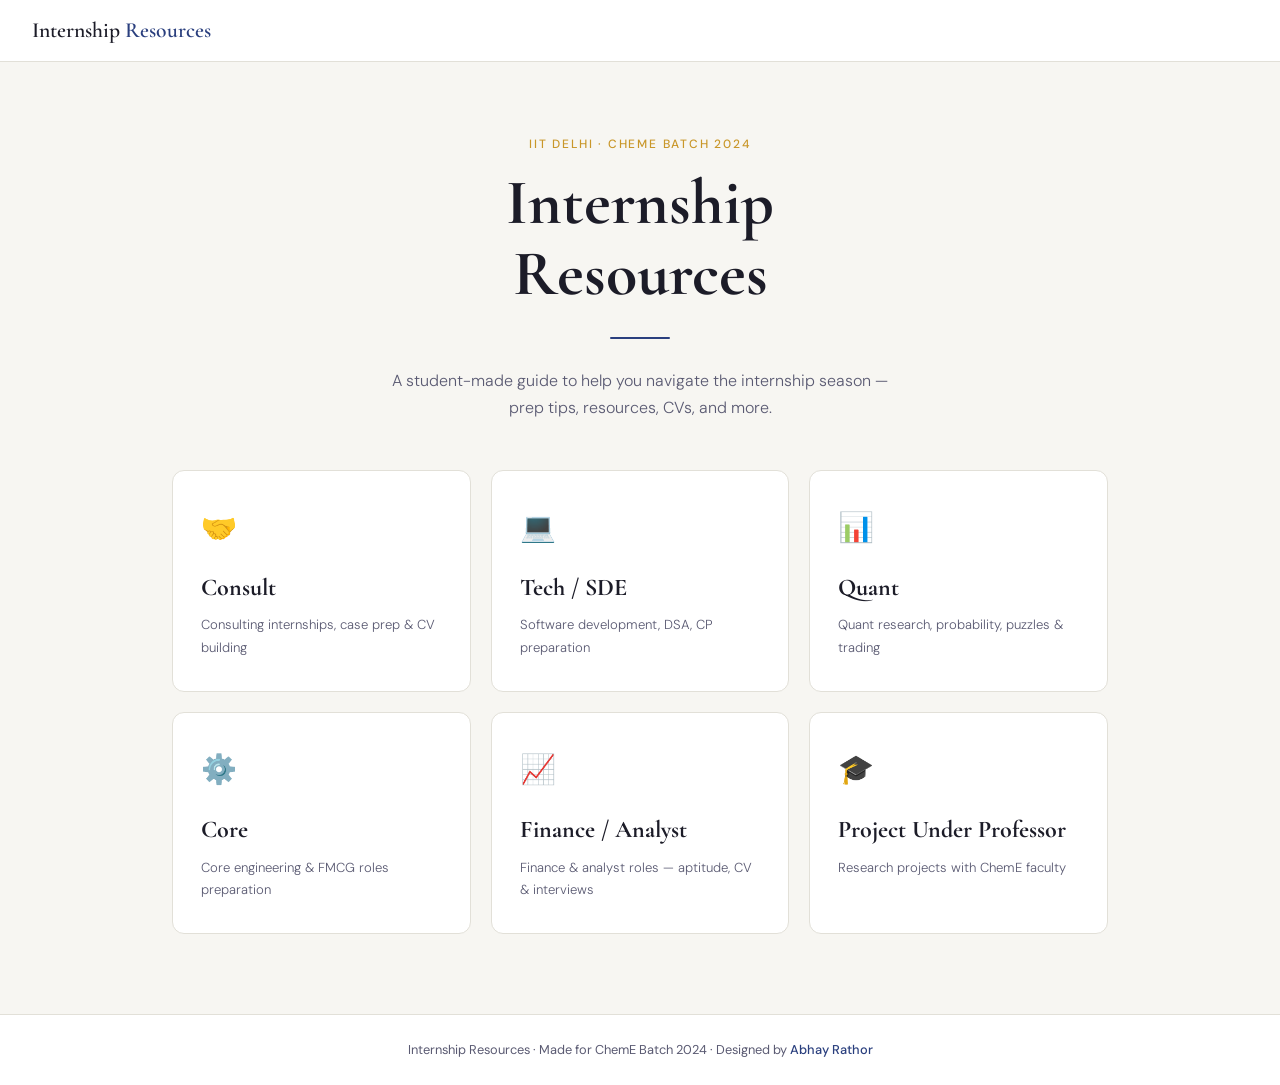
<file: index (3).html>
<!DOCTYPE html>
<html lang="en">
<head>
  <meta charset="UTF-8"/>
  <meta name="viewport" content="width=device-width, initial-scale=1.0"/>
  <title>Internship Resources</title>
  <link rel="preconnect" href="https://fonts.googleapis.com"/>
  <link href="https://fonts.googleapis.com/css2?family=Cormorant+Garamond:wght@400;500;600;700&family=DM+Sans:wght@300;400;500;600&display=swap" rel="stylesheet"/>
  <style>
    :root{--bg:#F7F6F2;--surface:#fff;--ink:#1C1C28;--ink-light:#5A5A72;--accent:#2A3F7E;--accent-light:#E8ECF8;--border:#E2E0D8;--gold:#C9972A;--tag-bg:#F0EEE8;}
    *{margin:0;padding:0;box-sizing:border-box;}
    body{font-family:'DM Sans',sans-serif;background:var(--bg);color:var(--ink);min-height:100vh;line-height:1.7;}
    /* NAV */
    nav{background:var(--surface);border-bottom:1px solid var(--border);padding:0 2rem;display:flex;align-items:center;justify-content:space-between;height:62px;position:sticky;top:0;z-index:100;gap:12px;}
    .nav-logo{font-family:'Cormorant Garamond',serif;font-size:1.35rem;font-weight:600;color:var(--ink);cursor:pointer;white-space:nowrap;}
    .nav-logo span{color:var(--accent);}
    .breadcrumb{font-size:.78rem;color:var(--ink-light);display:flex;align-items:center;gap:5px;flex-wrap:wrap;overflow:hidden;}
    .crumb{cursor:pointer;transition:color .2s;white-space:nowrap;}
    .crumb:hover{color:var(--accent);text-decoration:underline;}
    .sep{opacity:.4;flex-shrink:0;}
    /* PAGES */
    .page{display:none;}
    .page.active{display:block;animation:fadeUp .35s ease;}
    @keyframes fadeUp{from{opacity:0;transform:translateY(12px)}to{opacity:1;transform:translateY(0)}}
    /* HOME */
    .home-hero{text-align:center;padding:72px 2rem 48px;}
    .eyebrow{font-size:.75rem;letter-spacing:.15em;text-transform:uppercase;color:var(--gold);margin-bottom:14px;font-weight:500;}
    .home-hero h1{font-family:'Cormorant Garamond',serif;font-size:clamp(2.4rem,6vw,4rem);font-weight:700;line-height:1.1;margin-bottom:16px;}
    .home-hero p{font-size:1rem;color:var(--ink-light);max-width:520px;margin:0 auto;font-weight:300;}
    .divider{width:60px;height:2px;background:var(--accent);margin:28px auto;border-radius:2px;}
    .card-grid{display:grid;grid-template-columns:repeat(auto-fill,minmax(260px,1fr));gap:20px;max-width:1000px;margin:0 auto;padding:0 2rem 80px;}
    .cat-card{background:var(--surface);border:1px solid var(--border);border-radius:12px;padding:32px 28px;cursor:pointer;transition:all .25s ease;position:relative;overflow:hidden;}
    .cat-card::before{content:'';position:absolute;left:0;top:0;bottom:0;width:3px;background:var(--accent);transform:scaleY(0);transform-origin:bottom;transition:transform .25s ease;}
    .cat-card:hover{border-color:var(--accent);box-shadow:0 8px 32px rgba(42,63,126,.10);transform:translateY(-3px);}
    .cat-card:hover::before{transform:scaleY(1);}
    .cat-icon{font-size:1.8rem;margin-bottom:16px;}
    .cat-card h3{font-family:'Cormorant Garamond',serif;font-size:1.5rem;font-weight:700;margin-bottom:6px;}
    .cat-card p{font-size:.82rem;color:var(--ink-light);font-weight:300;}
    .cat-arrow{position:absolute;right:22px;bottom:20px;font-size:1.1rem;color:var(--accent);opacity:0;transition:opacity .2s,right .2s;}
    .cat-card:hover .cat-arrow{opacity:1;right:18px;}
    /* CATEGORY PAGE */
    .page-header{background:var(--surface);border-bottom:1px solid var(--border);padding:48px 2rem 36px;text-align:center;}
    .tag-pill{display:inline-block;background:var(--accent-light);color:var(--accent);font-size:.72rem;letter-spacing:.12em;text-transform:uppercase;padding:4px 12px;border-radius:20px;margin-bottom:14px;font-weight:500;}
    .page-header h2{font-family:'Cormorant Garamond',serif;font-size:clamp(2rem,5vw,3rem);font-weight:700;}
    .page-header p{color:var(--ink-light);font-size:.9rem;margin-top:8px;font-weight:300;}
    .sub-grid{display:grid;grid-template-columns:repeat(auto-fill,minmax(220px,1fr));gap:16px;max-width:900px;margin:48px auto;padding:0 2rem 80px;}
    .sub-card{background:var(--surface);border:1px solid var(--border);border-radius:10px;padding:28px 24px;cursor:pointer;transition:all .22s ease;text-align:center;}
    .sub-card:hover{border-color:var(--accent);box-shadow:0 6px 24px rgba(42,63,126,.09);transform:translateY(-2px);}
    .sub-icon{font-size:1.9rem;margin-bottom:12px;}
    .sub-card h4{font-family:'Cormorant Garamond',serif;font-size:1.25rem;font-weight:700;margin-bottom:6px;}
    .sub-card p{font-size:.78rem;color:var(--ink-light);}
    /* PROFESSOR */
    .prof-section{max-width:700px;margin:48px auto;padding:0 2rem 80px;}
    .prof-box{background:var(--surface);border:1px solid var(--border);border-radius:12px;padding:36px 32px;text-align:center;}
    .prof-box .pb-icon{font-size:2.5rem;margin-bottom:16px;}
    .prof-box h3{font-family:'Cormorant Garamond',serif;font-size:1.6rem;font-weight:700;margin-bottom:10px;}
    .prof-box p{font-size:.9rem;color:var(--ink-light);margin-bottom:24px;line-height:1.75;}
    .btn-accent{display:inline-block;background:var(--accent);color:#fff;text-decoration:none;font-size:.88rem;font-weight:500;padding:12px 28px;border-radius:8px;transition:opacity .2s;}
    .btn-accent:hover{opacity:.85;}
    .soon-note{margin-top:20px;background:var(--tag-bg);border:1px dashed var(--border);border-radius:10px;padding:18px 22px;font-size:.84rem;color:var(--ink-light);text-align:center;}
    .soon-note strong{color:var(--ink);}
    /* CONTENT */
    .content-wrap{max-width:760px;margin:0 auto;padding:48px 2rem 80px;}
    .content-header{margin-bottom:36px;padding-bottom:24px;border-bottom:1px solid var(--border);}
    .content-header h2{font-family:'Cormorant Garamond',serif;font-size:clamp(1.8rem,4vw,2.5rem);font-weight:700;line-height:1.2;margin-top:12px;}
    /* RICH */
    .rich h2{font-family:'Cormorant Garamond',serif;font-size:1.75rem;font-weight:700;margin:36px 0 12px;}
    .rich h3{font-family:'Cormorant Garamond',serif;font-size:1.35rem;font-weight:600;margin:28px 0 10px;}
    .rich h4{font-size:.95rem;font-weight:600;margin:20px 0 8px;}
    .rich p{font-size:.95rem;margin-bottom:12px;line-height:1.8;}
    .rich ol,.rich ul{padding-left:24px;margin-bottom:16px;}
    .rich li{font-size:.93rem;margin-bottom:8px;line-height:1.75;}
    .rich ul li{list-style:disc;}
    .rich strong{font-weight:600;}
    .rich em{font-style:italic;}
    .rich a{color:var(--accent);text-decoration:underline;text-underline-offset:2px;transition:opacity .2s;}
    .rich a:hover{opacity:.7;}
    .ibox{background:var(--accent-light);border-left:3px solid var(--accent);border-radius:0 8px 8px 0;padding:16px 20px;margin:20px 0;}
    .ibox p{margin:0;font-size:.9rem;}
    .fnote{background:var(--tag-bg);border:1px solid var(--border);border-radius:10px;padding:22px 24px;margin-top:32px;}
    .fnote h4{font-family:'Cormorant Garamond',serif;font-size:1.15rem;font-weight:700;margin-bottom:8px;}
    .fnote p{margin:0;font-size:.9rem;color:var(--ink-light);}
    /* INTERVIEW CARDS */
    .company-card{background:var(--surface);border:1px solid var(--border);border-radius:12px;margin-bottom:20px;overflow:hidden;}
    .company-header{padding:18px 24px;cursor:pointer;display:flex;align-items:center;justify-content:space-between;transition:background .2s;}
    .company-header:hover{background:var(--accent-light);}
    .company-header h3{font-family:'Cormorant Garamond',serif;font-size:1.25rem;font-weight:700;margin:0;}
    .company-meta{font-size:.75rem;color:var(--ink-light);margin-top:2px;}
    .company-toggle{font-size:1.2rem;color:var(--accent);transition:transform .3s;flex-shrink:0;}
    .company-body{display:none;padding:0 24px 24px;border-top:1px solid var(--border);}
    .company-body.open{display:block;}
    .company-body p{font-size:.93rem;margin-top:16px;margin-bottom:10px;line-height:1.8;}
    .company-body ul,.company-body ol{padding-left:22px;margin-bottom:12px;}
    .company-body li{font-size:.91rem;margin-bottom:6px;line-height:1.75;}
    .company-body ul li{list-style:disc;}
    .company-body strong{font-weight:600;}
    .company-body h4{font-size:.9rem;font-weight:600;margin:16px 0 6px;color:var(--accent);}
    .company-body a{color:var(--accent);text-decoration:underline;}
    .stat-row{display:flex;flex-wrap:wrap;gap:8px;margin-top:12px;}
    .stat-chip{background:var(--tag-bg);border:1px solid var(--border);border-radius:20px;padding:4px 12px;font-size:.75rem;color:var(--ink-light);}
    /* BLANK */
    .blank{text-align:center;padding:80px 2rem;border:2px dashed var(--border);border-radius:14px;}
    .blank .bi{font-size:2.5rem;margin-bottom:16px;opacity:.5;}
    .blank h3{font-family:'Cormorant Garamond',serif;font-size:1.5rem;color:var(--ink-light);}
    .blank p{font-size:.85rem;color:var(--ink-light);margin-top:8px;}
    /* FOOTER */
    footer{background:var(--surface);border-top:1px solid var(--border);text-align:center;padding:24px 2rem;font-size:.8rem;color:var(--ink-light);}
    footer span{color:var(--accent);font-weight:500;}
    /* CV CARDS */
    .cv-intro{font-size:.88rem;color:var(--ink-light);margin-bottom:28px;padding:14px 18px;background:var(--accent-light);border-radius:8px;border-left:3px solid var(--accent);}
    .cv-section-title{font-family:'Cormorant Garamond',serif;font-size:1.35rem;font-weight:600;margin:28px 0 14px;color:var(--ink);}
    .cv-grid{display:grid;grid-template-columns:repeat(auto-fill,minmax(210px,1fr));gap:14px;margin-bottom:28px;}
    .cv-card{background:var(--surface);border:1px solid var(--border);border-radius:10px;padding:18px 18px 14px;display:flex;flex-direction:column;gap:10px;transition:all .2s ease;}
    .cv-card:hover{border-color:var(--accent);box-shadow:0 4px 18px rgba(42,63,126,.09);transform:translateY(-2px);}
    .cv-card-top{display:flex;align-items:flex-start;justify-content:space-between;gap:8px;}
    .cv-company{font-weight:600;font-size:.95rem;color:var(--ink);line-height:1.3;}
    .cv-badge{font-size:.64rem;font-weight:600;letter-spacing:.05em;text-transform:uppercase;padding:3px 8px;border-radius:20px;white-space:nowrap;flex-shrink:0;}
    .badge-ppo{background:#EAF4EC;color:#2E7D32;border:1px solid #C8E6C9;}
    .badge-intern{background:var(--accent-light);color:var(--accent);border:1px solid #c5d0ee;}
    .cv-meta{font-size:.75rem;color:var(--ink-light);}
    .cv-dl-btn{display:inline-flex;align-items:center;gap:6px;background:var(--ink);color:#fff;text-decoration:none;font-size:.78rem;font-weight:500;padding:7px 14px;border-radius:6px;transition:opacity .2s;width:fit-content;}
    .cv-dl-btn:hover{opacity:.8;}
    @media(max-width:600px){
      nav{padding:0 1rem;}
      .home-hero{padding:48px 1rem 32px;}
      .card-grid,.sub-grid{padding:0 1rem 60px;}
      .content-wrap,.prof-section{padding:28px 1rem 60px;}
      .nav-logo{font-size:1.1rem;}
      .cv-grid{grid-template-columns:1fr 1fr;}
    }
  </style>
</head>
<body>

<nav>
  <div class="nav-logo" onclick="goHome()">Internship <span>Resources</span></div>
  <div class="breadcrumb" id="bc"></div>
</nav>

<!-- HOME -->
<div class="page active" id="pg-home">
  <div class="home-hero">
    <div class="eyebrow">IIT Delhi · ChemE Batch 2024</div>
    <h1>Internship<br/>Resources</h1>
    <div class="divider"></div>
    <p>A student-made guide to help you navigate the internship season — prep tips, resources, CVs, and more.</p>
  </div>
  <div class="card-grid">
    <div class="cat-card" onclick="openCat('consult')">
      <div class="cat-icon">🤝</div><h3>Consult</h3>
      <p>Consulting internships, case prep &amp; CV building</p><div class="cat-arrow">→</div>
    </div>
    <div class="cat-card" onclick="openCat('tech')">
      <div class="cat-icon">💻</div><h3>Tech / SDE</h3>
      <p>Software development, DSA, CP preparation</p><div class="cat-arrow">→</div>
    </div>
    <div class="cat-card" onclick="openCat('quant')">
      <div class="cat-icon">📊</div><h3>Quant</h3>
      <p>Quant research, probability, puzzles &amp; trading</p><div class="cat-arrow">→</div>
    </div>
    <div class="cat-card" onclick="openCat('core')">
      <div class="cat-icon">⚙️</div><h3>Core</h3>
      <p>Core engineering &amp; FMCG roles preparation</p><div class="cat-arrow">→</div>
    </div>
    <div class="cat-card" onclick="openCat('analyst')">
      <div class="cat-icon">📈</div><h3>Finance / Analyst</h3>
      <p>Finance &amp; analyst roles — aptitude, CV &amp; interviews</p><div class="cat-arrow">→</div>
    </div>
    <div class="cat-card" onclick="openProf()">
      <div class="cat-icon">🎓</div><h3>Project Under Professor</h3>
      <p>Research projects with ChemE faculty</p><div class="cat-arrow">→</div>
    </div>
  </div>
</div>

<!-- CATEGORY -->
<div class="page" id="pg-cat">
  <div class="page-header">
    <div class="tag-pill" id="ct-tag"></div>
    <h2 id="ct-title"></h2>
    <p id="ct-desc"></p>
  </div>
  <div class="sub-grid">
    <div class="sub-card" onclick="openSub('prepare')">
      <div class="sub-icon">📋</div><h4>How to Prepare</h4><p>Strategy, roadmaps &amp; guidelines</p>
    </div>
    <div class="sub-card" onclick="openSub('resources')">
      <div class="sub-icon">📚</div><h4>Resources</h4><p>Links, sheets, books &amp; tools</p>
    </div>
    <div class="sub-card" onclick="openSub('cvs')">
      <div class="sub-icon">📄</div><h4>Previous Year CVs</h4><p>Sample CVs for reference</p>
    </div>
    <div class="sub-card" onclick="openSub('interviews')">
      <div class="sub-icon">🎤</div><h4>Interview Experiences</h4><p>Real interview stories &amp; tips</p>
    </div>
  </div>
</div>

<!-- PROFESSOR -->
<div class="page" id="pg-prof">
  <div class="page-header">
    <div class="tag-pill">Research</div>
    <h2>Project Under Professor</h2>
    <p>Find ChemE faculty offering research projects this semester.</p>
  </div>
  <div class="prof-section">
    <div class="prof-box">
      <div class="pb-icon">🔬</div>
      <h3>IIT Delhi ChemE Faculty</h3>
      <p>Browse all Chemical Engineering professors — their research areas, office locations, and contact details — on the official department page.</p>
      <a class="btn-accent" href="https://chemical.iitd.ac.in/faculty" target="_blank" rel="noopener">View All Faculty →</a>
    </div>
    <div class="soon-note"><strong>Project availability sheet coming soon.</strong> A sheet listing professors accepting interns next semester, their research topics, and seats available will be shared here.</div>
  </div>
</div>

<!-- CONTENT -->
<div class="page" id="pg-content">
  <div class="content-wrap">
    <div class="content-header">
      <div class="tag-pill" id="co-tag"></div>
      <h2 id="co-title"></h2>
    </div>
    <div class="rich" id="co-body"></div>
  </div>
</div>

<footer>Internship Resources · Made for ChemE Batch 2024 · Designed by <span>Abhay Rathor</span></footer>

<script>
/* ══════════════════════════════════════════
   STATE
══════════════════════════════════════════ */
let curCat = null;
let isPopping = false; // flag to prevent double pushState on popstate

const CATS = {
  consult:  {name:'Consult',         tag:'Consulting',    desc:'Case prep, CV building & process overview.'},
  tech:     {name:'Tech / SDE',      tag:'Technology',    desc:'DSA, CP and software engineering.'},
  quant:    {name:'Quant',           tag:'Quantitative',  desc:'Puzzles, probability & trading prep.'},
  core:     {name:'Core Engineering',tag:'Core',          desc:'FMCG & core engineering roles.'},
  analyst:  {name:'Finance / Analyst',tag:'Finance · Analytics', desc:'Finance & analyst role preparation.'},
};
const SUBS = {
  prepare:   'How to Prepare',
  resources: 'Resources',
  cvs:       'Previous Year CVs',
  interviews:'Interview Experiences',
};

/* ══════════════════════════════════════════
   ROUTING — History API for back button
══════════════════════════════════════════ */
function pushState(state) {
  if (!isPopping) history.pushState(state, '');
}

window.addEventListener('popstate', function(e) {
  isPopping = true;
  const s = e.state;
  if (!s || s.view === 'home') {
    renderHome();
  } else if (s.view === 'category') {
    renderCategory(s.cat);
  } else if (s.view === 'professor') {
    renderProfessor();
  } else if (s.view === 'content') {
    renderContent(s.cat, s.sub);
  }
  isPopping = false;
});

// Init with home state so back works from first page
history.replaceState({view:'home'}, '');

/* ══════════════════════════════════════════
   PAGE SWITCHER
══════════════════════════════════════════ */
function show(id) {
  document.querySelectorAll('.page').forEach(p => p.classList.remove('active'));
  document.getElementById(id).classList.add('active');
  window.scrollTo({top:0,behavior:'smooth'});
}

/* ══════════════════════════════════════════
   BREADCRUMB
══════════════════════════════════════════ */
function setBc(items) {
  const el = document.getElementById('bc');
  let h = `<span class="crumb" onclick="goHome()">Home</span>`;
  items.forEach((it,i) => {
    h += `<span class="sep">/</span>`;
    if (it.fn) h += `<span class="crumb" onclick="${it.fn}">${it.label}</span>`;
    else        h += `<span>${it.label}</span>`;
  });
  el.innerHTML = h;
}

/* ══════════════════════════════════════════
   NAVIGATION FUNCTIONS
══════════════════════════════════════════ */
function goHome() {
  pushState({view:'home'});
  renderHome();
}
function openCat(cat) {
  pushState({view:'category', cat});
  renderCategory(cat);
}
function openProf() {
  pushState({view:'professor'});
  renderProfessor();
}
function openSub(sub) {
  pushState({view:'content', cat:curCat, sub});
  renderContent(curCat, sub);
}
function backToCat() {
  pushState({view:'category', cat:curCat});
  renderCategory(curCat);
}

/* ══════════════════════════════════════════
   RENDERERS
══════════════════════════════════════════ */
function renderHome() {
  curCat = null;
  setBc([]);
  show('pg-home');
}
function renderCategory(cat) {
  curCat = cat;
  const m = CATS[cat];
  document.getElementById('ct-tag').textContent = m.tag;
  document.getElementById('ct-title').textContent = m.name;
  document.getElementById('ct-desc').textContent = m.desc;
  setBc([{label:m.name}]);
  show('pg-cat');
}
function renderProfessor() {
  curCat = 'professor';
  setBc([{label:'Project Under Professor'}]);
  show('pg-prof');
}
function renderContent(cat, sub) {
  curCat = cat;
  const m = CATS[cat];
  document.getElementById('co-tag').textContent = m.tag + ' · ' + SUBS[sub];
  document.getElementById('co-title').textContent = SUBS[sub];
  document.getElementById('co-body').innerHTML = getContent(cat, sub);
  setBc([
    {label:m.name, fn:`backToCat()`},
    {label:SUBS[sub]}
  ]);
  show('pg-content');
}

/* ══════════════════════════════════════════
   ACCORDION TOGGLE
══════════════════════════════════════════ */
function toggle(id) {
  const body = document.getElementById('body-'+id);
  const arrow = document.getElementById('arrow-'+id);
  const isOpen = body.classList.contains('open');
  body.classList.toggle('open', !isOpen);
  arrow.textContent = isOpen ? '▾' : '▴';
}

/* ══════════════════════════════════════════
   CONTENT ROUTER
══════════════════════════════════════════ */
function getContent(cat, sub) {
  if (cat==='tech'    && sub==='prepare')    return techPrep();
  if (cat==='tech'    && sub==='resources')  return techRes();
  if (cat==='tech'    && sub==='interviews') return techInterviews();
  if (cat==='tech'    && sub==='cvs')        return techCVs();
  if (cat==='quant'   && sub==='prepare')    return quantPrep();
  if (cat==='quant'   && sub==='resources')  return quantRes();
  if (cat==='quant'   && sub==='interviews') return quantInterviews();
  if (cat==='quant'   && sub==='cvs')        return quantCVs();
  if (cat==='consult' && sub==='prepare')    return consultPrep();
  if (cat==='consult' && sub==='resources')  return consultRes();
  if (cat==='consult' && sub==='cvs')        return consultCVs();
  if (cat==='core'    && sub==='prepare')    return corePrep();
  if (cat==='core'    && sub==='cvs')        return coreCVs();
  if (cat==='analyst' && sub==='prepare')    return analystPrep();
  if (cat==='analyst' && sub==='cvs')        return analystCVs();
  return blank(sub);
}

function blank(sub) {
  const d = {
    prepare:   ['📋','Preparation strategy and guidelines will be added here soon.'],
    resources: ['📚','Curated links, sheets and tools will be listed here soon.'],
    cvs:       ['📄','Sample CVs for reference will be uploaded here soon.'],
    interviews:['🎤','Real interview stories and tips will be shared here soon.'],
  };
  const [icon,desc] = d[sub]||['📝','Content coming soon.'];
  return `<div class="blank"><div class="bi">${icon}</div><h3>Content Coming Soon</h3><p>${desc}</p></div>`;
}

/* helper to build accordion cards */
function company(id, name, role, content) {
  return `
  <div class="company-card">
    <div class="company-header" onclick="toggle('${id}')">
      <div><h3>${name}</h3><div class="company-meta">${role}</div></div>
      <span class="company-toggle" id="arrow-${id}">▾</span>
    </div>
    <div class="company-body" id="body-${id}">${content}</div>
  </div>`;
}

/* ══════════════════════════════════════════
   TECH — HOW TO PREPARE
══════════════════════════════════════════ */
function techPrep(){return `
<h2>The Complete Guide to SDE Preparation</h2>
<h3>Guidelines for Preparation</h3>
<ol>
  <li><strong>Preferred Language:</strong> Consider using C++ as your primary language. Some HFT firms mandate C++ for coding rounds.</li>
  <li><strong>Preparation Strategy (Based on Time):</strong>
    <ul>
      <li><strong>More than 3 Months:</strong> Start with CP to build intuition and mathematical skills. Gradually shift to DSA-specific preparation closer to your OAs and Interviews.</li>
      <li><strong>2–3 Months:</strong> Use the resources below but skip dedicated CP prep (though regular contests are still essential).</li>
      <li><strong>Less than 1–2 Months:</strong> Focus on Striver's Leetcode sheet and past company Online Assessments (available on Leetcode discussions).</li>
    </ul>
  </li>
  <li><strong>Important Concepts:</strong>
    <ul>
      <li>Master OOPS concepts since they are asked in nearly all company interviews. (Use GeeksforGeeks)</li>
      <li>(Optional) Learn core CS concepts (OS, Networks, DBMS); some firms ask MCQ-based problems in their OAs.</li>
    </ul>
  </li>
  <li><strong>Don't Skip DSA, even if you are strong in CP:</strong> Companies often ask standard DSA questions in online assessments and interviews.</li>
  <li><strong>Mocks:</strong> Practice company-wise mocks on platforms like <a href="https://www.maang.in/" target="_blank">Maang</a> and others.</li>
</ol>
<h3>Treat this Repository as a Bible</h3>
<p><a href="https://github.com/the-hyp0cr1t3/CC" target="_blank">IITD-CSE Internship Season Repository</a></p>
<h3>CSES Must-Do Topics</h3>
<ol><li>Sorting and Searching</li><li>Dynamic Programming</li><li>Graph Algorithms</li><li>Range Queries</li><li>Tree Algorithms</li></ol>
<div class="ibox"><p>Do problems with a solved count of more than 8K (use the CSES helper extension to filter efficiently).</p></div>
<h3>Industry Trivia</h3>
<ol>
  <li><strong>Core CS:</strong> DE Shaw and some HFT firms focus heavily on core CS and C++ fundamentals.</li>
  <li><strong>Inclusivity:</strong> Big firms like Amazon and many startups provide equal opportunities to all branches if your CGPA exceeds 7.</li>
</ol>
<h3>Advice and Motivation</h3>
<ol>
  <li><strong>Challenges Are Normal:</strong><ul><li>Preparing for an SDE interview can be frustrating. There will be days when you feel stuck. What matters most is your approach and thought process.</li></ul></li>
  <li><strong>Shortlisting Phase:</strong><ul><li>Companies often shortlist based on CGPA, branch, and pre-college achievements.</li><li>Many great companies come after Day 1 and Day 2 (e.g., Wells Fargo, Deutsche Bank, JLR, Microsoft, Tech Mahindra).</li></ul></li>
  <li><strong>Don't Ignore Quant Prep:</strong><ul><li>Even if targeting SDE roles, practice Brainstellar puzzles and PuzzledQuant problems. Goldman Sachs and JPMC include these in aptitude rounds.</li></ul></li>
</ol>
<div class="fnote"><h4>Final Note</h4><p>The journey is tough, but setbacks are part of the process. Stick to the plan, stay consistent, and trust your preparation. All the best!</p></div>`;}

/* ══════════════════════════════════════════
   TECH — RESOURCES
══════════════════════════════════════════ */
function techRes(){return `
<h3>DSA Prep</h3>
<ol>
  <li><strong>Striver SDE Sheet:</strong> <a href="https://takeuforward.org/interviews/strivers-sde-sheet-top-coding-interview-problems/" target="_blank">Link</a></li>
  <li><strong>A2Z Sheet (DP, Graphs, Binary Search):</strong> <a href="https://takeuforward.org/strivers-a2z-dsa-course/strivers-a2z-dsa-course-sheet-2/" target="_blank">Link</a></li>
  <li><strong>Neetcode Roadmap:</strong> <a href="https://neetcode.io/roadmap" target="_blank">Link</a></li>
  <li>Focus especially on Backtracking (it sets the base for DP).</li>
  <li>Do Leetcode Daily Problems using extensions like <strong>Leetrooms</strong> for randomized sets.</li>
  <li>If time permits, explore InterviewBit problems.</li>
</ol>
<h3>Competitive Programming (CP)</h3>
<ol>
  <li><strong>TLE 31 Sheets:</strong> <a href="https://www.tle-eliminators.com/cp-sheet" target="_blank">Link</a></li>
  <li>Participate in regular contests on <strong>Codeforces</strong> and <strong>CodeChef</strong><ul><li>Solve at least Problem C in Div2 and Problem E in Div3.</li></ul></li>
  <li><strong>Optional Advanced CP Resources:</strong><ul><li>USACO Guide problems</li><li>CP Algorithms: <a href="https://cp-algorithms.com/" target="_blank">Link</a></li><li>Ladders such as A2OJ and ACD</li><li>YouTube channels: William Lin, Errichto Algorithms</li></ul></li>
</ol>
<h3>Key Repository</h3>
<p><a href="https://github.com/the-hyp0cr1t3/CC" target="_blank">IITD-CSE Internship Season Repository</a> — Treat this as a Bible for your preparation.</p>
<h3>Mock Platforms</h3>
<ul>
  <li><a href="https://www.maang.in/" target="_blank">Maang</a> — Company-wise mock interviews</li>
  <li><a href="https://www.brainstellar.com/" target="_blank">Brainstellar</a> — Quant/aptitude puzzles</li>
  <li><a href="https://www.puzzledquant.com/" target="_blank">PuzzledQuant</a> — Quant prep</li>
</ul>`;}

/* ══════════════════════════════════════════
   TECH — INTERVIEW EXPERIENCES
══════════════════════════════════════════ */
function techInterviews(){return `
<p style="color:var(--ink-light);font-size:.88rem;margin-bottom:24px;">Real interview experiences shared by IITD students. Click on any company to read more.</p>
`+
company('google','Google','Software Engineering',`
<h4>Interview Process</h4>
<ul>
  <li>Round 1: Screening test — 2 coding questions</li>
  <li>Round 2: Coding Interview — 1 question (Bit manipulation)</li>
  <li>Round 3: Coding Interview — 1 question (Graph theory and DP)</li>
</ul>
<h4>Tips</h4>
<ul>
  <li>Topic-wise practice on InterviewBit (DP, tree traversal, graph theory)</li>
  <li>Top ~100 questions on Leetcode (Easy and Medium)</li>
  <li>Codeforces contests (Div2 &amp; Div3) to track improvement and speed</li>
</ul>
<div class="stat-row"><span class="stat-chip">11 internship offers</span><span class="stat-chip">CS1, CS5, EE1, MT1, MT6</span><span class="stat-chip">Interview was main criterion</span></div>
<p><em>Contributed by Vidushi Agarwal</em></p>`)+

company('uber','Uber','Software Engineering',`
<h4>Written Test</h4>
<ul>
  <li>4–5 problems with a partial points system — passing 8/10 test cases gives 80% of the points</li>
  <li>Difficulty: ~CF 1500–1900 rating. Cutoff around 350/600 points</li>
  <li>Even sample test cases carry points — print sample outputs for easy brownie points!</li>
</ul>
<h4>Interview Rounds</h4>
<ul>
  <li><strong>Round 1 — Programming:</strong> Think aloud, explain your approach. Interviewers are helpful and give hints. Problem was similar to LeetCode <em>Bus Routes</em>.</li>
  <li><strong>Round 2 — High-Level Design:</strong> Implement &amp; design a system. Understand the problem thoroughly. Problem similar to LeetCode <em>Design Movie Rental System</em>.</li>
  <li><strong>Round 3 — HR:</strong> Projects, knowledge of Uber, conflicts in group work and how you resolved them.</li>
</ul>
<div class="stat-row"><span class="stat-chip">3 offers (ME1, MT1, EE1)</span><span class="stat-chip">CGPA cutoff 6.5</span><span class="stat-chip">Strong CP background key</span></div>
<p><em>Contributed by IITD student</em></p>`)+

company('uber-she','Uber She++','Software Engineering (Women)',`
<ul>
  <li>Applied in late February for 2nd year BTech / 3rd year Dual Degree females</li>
  <li>75 candidates selected out of 2500 applicants from 15 colleges based on a coding test (3 CP problems in 1 hour)</li>
  <li>Selected candidates were invited to Uber's Hyderabad office — accommodation, travel and food arranged by Uber</li>
  <li>Final interview: 30 minutes — CV projects, DSA, and HR questions</li>
  <li>29 out of 75 selected for the internship</li>
</ul>
<h4>Tips</h4>
<ul>
  <li>Decent knowledge of DSA fundamentals + standard DP, stacks, recursion problems</li>
  <li>Don't fake your skills/projects on your CV — the interviewer looks at it very carefully</li>
</ul>
<div class="stat-row"><span class="stat-chip">29 selected from 75</span><span class="stat-chip">Women-only program</span></div>
<p><em>Contributed by Ananya Mathur</em></p>`)+

company('atlassian','Atlassian','Software Engineering',`
<h4>Process</h4>
<ul>
  <li>Coding round: 3 questions (doable with CF rating 1400+)</li>
  <li>Technical interview: Data structures &amp; a CP question (maps implementation)</li>
  <li>Values &amp; Management round: Questions based on Atlassian's 5 company values — check their website beforehand</li>
</ul>
<h4>Tips</h4>
<ul>
  <li>Practice DP, Binary Search and graph questions for the coding test</li>
  <li>Check out Atlassian's core values and incorporate them into your answers</li>
</ul>
<div class="stat-row"><span class="stat-chip">5 offers (CS, MnC)</span><span class="stat-chip">CGPA cutoff ~7.5–8</span></div>
<p><em>Contributed by Aadil Akhtar</em></p>`)+

company('graviton-swe','Graviton Research Capital','Software Engineering',`
<h4>Process</h4>
<ul>
  <li>Single interview round after the test</li>
  <li>Topics: Bellman-Ford, Binary Search on answer, DP, Combinatorics, C++ OOPS</li>
  <li>Also asked to talk about one research project</li>
</ul>
<h4>Tips</h4>
<ul>
  <li>Practice a lot on Codeforces and InterviewBit</li>
  <li>Polish CS fundamentals and C++/Python knowledge (OOPS &amp; compile time optimizations)</li>
  <li>Select one area of interest and be really good at it</li>
</ul>
<div class="stat-row"><span class="stat-chip">6 offers (EE, CS1, CS5)</span><span class="stat-chip">Strong CP key selection criterion</span></div>
<p><em>Contributed by Manas Jain &amp; Atif Anwer</em></p>`)+

company('rubrik','Rubrik','Software Engineering',`
<h4>Process</h4>
<ul>
  <li>Round 1: HackerRank coding test (4 questions: 1 Easy, 2 Medium, 1 Hard)</li>
  <li>Round 2: Interview — 2 questions on paper</li>
  <li>Round 3: Interview — 2 questions on paper</li>
  <li>Round 4: HR round — CV discussion</li>
</ul>
<div class="stat-row"><span class="stat-chip">3 offers (all CS)</span><span class="stat-chip">CGPA cutoff 8 (not heavily weighted)</span><span class="stat-chip">Coding skills most important</span></div>
<p><em>Contributed by Ujjwal Mehta</em></p>`)+

company('optiver-swe','Optiver','Software Engineering',`
<h4>Process</h4>
<ul>
  <li><strong>Calculation Games (common with Trading):</strong> 80-in-8 (80 arithmetic MCQs in 8 min) and memory/logic games. Practice: <a href="https://rfqjobs.com/practice/math/optiver-test/" target="_blank">rfqjobs.com</a></li>
  <li><strong>Coding Test (C++):</strong> 3 questions based on trading problems. OOPs in C++ required. Somewhat lengthy — time management is key.</li>
  <li><strong>HR Interview:</strong> Personality-focused. Topics: why Optiver, life in Amsterdam, work culture, your CV projects.</li>
  <li><strong>System Design Interview:</strong> Open-ended. Example: "Design a trading system between Amsterdam and Frankfurt." Think aloud, break the problem into parts, engage with the interviewer.</li>
  <li><strong>Trading Software Interview:</strong> Write basic pseudocode for a trading problem. Focuses on how you think and communicate.</li>
</ul>
<h4>Tips</h4>
<ul>
  <li>Get familiar with 80-in-8 and practice</li>
  <li>Brush up C++ OOPS thoroughly</li>
  <li>Understand how exchanges, order books, and arbitrage work</li>
  <li>CGPA not heavily important (cutoff 7.5)</li>
</ul>
<div class="stat-row"><span class="stat-chip">5 offers (EE, CS1, CS5)</span><span class="stat-chip">3 PPOs</span><span class="stat-chip">Communication skills very important</span></div>`)+

company('media-net','Media.Net','Software Engineering',`
<h4>Process</h4>
<ul>
  <li>Coding round: 3 tree/graph problems</li>
  <li>Online interview rounds: 2D-DP &amp; permutations/combinations, then a Trie problem</li>
  <li>CV project discussion (~25 min)</li>
  <li>5 CS fundamental questions</li>
</ul>
<h4>Tips</h4>
<ul>
  <li>Prepare your CV projects thoroughly — the direction of the interview is often shaped by what you've listed</li>
  <li>The way you proceed to solve a DSA problem is also important, not just the answer</li>
</ul>
<div class="stat-row"><span class="stat-chip">1 offer (ME2)</span><span class="stat-chip">No CGPA cutoff</span><span class="stat-chip">CP + projects key criterion</span></div>
<p><em>Contributed by Hemang Khurana</em></p>`)+

company('nirvana','Nirvana Systems','Software Engineering',`
<h4>Process</h4>
<ul>
  <li>Coding test: 1 problem, multiple test cases. Resembles Leetcode problems. Solvable in given time.</li>
</ul>
<h4>Tips</h4>
<ul>
  <li>Solve medium and hard Leetcode problems</li>
  <li>Highly recommend <a href="https://cp-algorithms.com/" target="_blank">cp-algorithms.com</a></li>
  <li>Give virtual Codeforces contests to improve speed</li>
  <li>Don't get intimidated by complex data structures — master normal DS first</li>
</ul>
<div class="stat-row"><span class="stat-chip">3 offers (CS, MnC)</span><span class="stat-chip">CV discussion &amp; interview important</span></div>
<p><em>Contributed by Manthan Dalmia</em></p>`)+

company('oracle','Oracle','Project Internship (SWE/DS)',`
<h4>Process</h4>
<ul>
  <li>Coding test &amp; MCQs — includes Python requests API, SQL questions, and general DSA</li>
  <li>2 Technical interview rounds — Dijkstra code, puzzle</li>
  <li>HR round — questions like "Who is your role model?"</li>
</ul>
<div class="stat-row"><span class="stat-chip">7 offers (MnC, CS5, CS1)</span><span class="stat-chip">CGPA cutoff 7.5</span><span class="stat-chip">Coding Test &gt; Interview &gt; CGPA</span></div>
<p><em>Contributed by Shivam Madan</em></p>`)+

company('adobe','Adobe','Research Internship',`
<h4>Process</h4>
<ul>
  <li>Round 1: Test — 2 coding problems (1 hard, 1 easy) + MCQs from Brainstellar and similar, probability, Machine Learning</li>
  <li>Round 2: Interview — discussed project, questions on linear algebra and simple algorithms</li>
</ul>
<div class="stat-row"><span class="stat-chip">5 offers (CS1, CS5)</span><span class="stat-chip">Good CGPA + coding skills + interview</span></div>
<p><em>Contributed by Tanishq Dubey</em></p>`)+

company('samsung-india','Samsung R&D India','Research Internship',`
<h4>Process</h4>
<ul>
  <li>CV shortlisting — 7+ CG usually shortlisted</li>
  <li>Coding round: 3 questions (Leetcode Easy to Medium difficulty, many solved it in half the given time)</li>
  <li>Interview: Basic intro, "How would you compute 2^n (n can be -ve)?" (Hint: bit manipulation), questions about your coding round approach</li>
</ul>
<div class="stat-row"><span class="stat-chip">~16 offers</span><span class="stat-chip">CS1, CS5, MT, EE1, EE3</span><span class="stat-chip">CGPA cutoff ~7</span></div>
<p><em>Contributed by Rajat Bharadwaj</em></p>`)+

company('samsung-korea','Samsung Korea','Research Internship (ML)',`
<h4>Process</h4>
<ul>
  <li>CV shortlisting — heavy focus on CGPA and JEE Rank (~50 shortlisted)</li>
  <li>Coding test — extremely easy question; brute force O(N^5) solution accepted</li>
  <li>Interview — ML-focused (bagging, boosting, ensemble models, feature transformations). Fill a 2-question form before the interview.</li>
</ul>
<div class="stat-row"><span class="stat-chip">4 offers (CS1, EE)</span><span class="stat-chip">Mostly CGPA/JEE Rank/Test based</span></div>
<p><em>Contributed by Rajat Bharadwaj</em></p>`)+

company('ripik','Ripik.ai','Machine Learning',`
<h4>Process</h4>
<ul>
  <li>HR Interview — CV discussion</li>
  <li>Technical Interview — Discussion on ML experience and knowledge</li>
  <li>Group Discussion — 2–3 ML-related problem statements, discuss approach</li>
</ul>
<div class="stat-row"><span class="stat-chip">3 offers (CS, EE)</span><span class="stat-chip">Open for CS/MnC/EE</span><span class="stat-chip">CGPA + interview impression</span></div>
<p><em>Contributed by Revant Vasireddi</em></p>`)+

company('sony','Sony','ML / Data Science Intern — Japan',`
<h4>Process</h4>
<ul>
  <li>Round 1: Essay writing — 3 questions (Why this field? What skills do you have? Why Sony?) — given a few days to write</li>
  <li>Round 2: 30-minute interview — deep dive into 1 project/internship from your CV; exact technical details like libraries used, dataset generation, etc.</li>
</ul>
<p><em>Machine Learning / Data Science intern at Sony Japan</em></p>`)+

company('jaguar','Jaguar Land Rover','Software Engineering',`
<h4>Process</h4>
<ul>
  <li>Coding round — after shortlisting</li>
  <li>Single interview round: 2 simple coding questions + questions about your resume</li>
</ul>
<div class="stat-row"><span class="stat-chip">1 offer (EE1)</span></div>
<p><em>Contributed by Dhruv Nagpal</em></p>`)
;}

/* ══════════════════════════════════════════
   QUANT — HOW TO PREPARE
══════════════════════════════════════════ */
function quantPrep(){return `
<h2>The Complete Guide for Quant Preparation</h2>
<h3>The Process</h3>
<p>Brush up your probability theory and start solving problems on <strong>Brainstellar / PuzzledQuant</strong>, then move on to the books. Give plenty of time before you look at hints/solutions. Intuition builds over time.</p>
<p>Give Codeforces contests regularly — rating doesn't matter much. Company-specific prep (mental math, market making) can be done towards the end of summer.</p>
<p><strong>HR Round is important and often overlooked.</strong> Do mock interviews with friends and seniors. Look at common HR questions and prepare your answers well.</p>
<h3>Probability Theory</h3>
<p>MTL106 is helpful. You can also refer to <em>Introduction to Probability Models</em> by Sheldon Ross. Key topics:</p>
<ul>
  <li>Conditional probability, Bayes Theorem (JEE stuff)</li>
  <li>Random Variables, PDF, CDF, Expected Value, Variance</li>
  <li>Common distributions (discrete and continuous), Central Limit Theorem</li>
</ul>
<h3>Puzzles &amp; Probability Questions</h3>
<p><strong>The 4 standard resources:</strong> Brainstellar website, <em>Heard on the Street</em>, <em>A Practical Guide to Quantitative Finance Interviews</em> by Xinfeng Zhao, <em>50 Challenging Problems in Probability</em>.</p>
<div class="ibox"><p>Highly recommend <strong><a href="https://www.puzzledquant.com/" target="_blank">PuzzledQuant</a></strong> — great for tracking progress. Brainstellar is a subset of PuzzledQuant.</p></div>
<h3>Mental Math</h3>
<p>Practice regularly using the <a href="https://www.puzzledquant.com/arithmetic" target="_blank">Arithmetic Game on PuzzledQuant</a> — fast calculations matter a lot in market-making and timed rounds.</p>
<h3>ML (Optional)</h3>
<p>Refer to <a href="https://www.cse.iitd.ac.in/~parags/teaching/col774/" target="_blank">COL774: Machine Learning — Prof. Parag's Course</a>. Focus on: Supervised Learning, Logistic Regression, Decision Trees, Random Forests.</p>`;}

/* ══════════════════════════════════════════
   QUANT — RESOURCES
══════════════════════════════════════════ */
function quantRes(){return `
<h3>Probability &amp; Puzzles</h3>
<ul>
  <li><a href="https://www.puzzledquant.com/" target="_blank">PuzzledQuant</a> — Best collection of quant interview problems</li>
  <li><a href="https://www.brainstellar.com/" target="_blank">Brainstellar</a> — Classic puzzles and probability questions</li>
  <li><em>Heard on the Street</em> — Focus on probability &amp; brainteasers chapters</li>
  <li><em>A Practical Guide to Quantitative Finance Interviews</em> by Xinfeng Zhao</li>
  <li><em>50 Challenging Problems in Probability</em></li>
</ul>
<h3>Competitive Programming</h3>
<ul>
  <li><a href="https://cses.fi/book/book.pdf" target="_blank">Competitive Programmer's Handbook</a></li>
  <li><a href="https://cp-algorithms.com/" target="_blank">CP-Algorithms</a></li>
</ul>
<h3>Mental Math</h3>
<ul>
  <li><a href="https://www.puzzledquant.com/arithmetic" target="_blank">Arithmetic Game | PuzzledQuant</a></li>
</ul>
<h3>ML (Optional)</h3>
<ul>
  <li><a href="https://www.cse.iitd.ac.in/~parags/teaching/col774/" target="_blank">COL774: Machine Learning — Prof. Parag's Course</a></li>
</ul>
<h3>Other Resources</h3>
<ul>
  <li><a href="https://github.com/Aniruddha-Deb/quant-prep" target="_blank">Aniruddha-Deb/quant-prep</a> — Curated quant prep notes</li>
  <li>Quant Interview/Test Prep, Internship Season | Chinmay Mittal (search on GitHub)</li>
</ul>`;}

/* ══════════════════════════════════════════
   QUANT — INTERVIEW EXPERIENCES
══════════════════════════════════════════ */
function quantInterviews(){return `
<p style="color:var(--ink-light);font-size:.88rem;margin-bottom:24px;">Real quant interview experiences from IITD students. Click on any company to read more.</p>
`+
company('jane-street','Jane Street','Trading',`
<h4>Process</h4>
<ul>
  <li>4–5 rounds of interviews after shortlisting</li>
  <li>Early rounds: multiple simpler probability questions</li>
  <li>Later rounds: in-depth probability games involving <strong>market making</strong> — estimating a price for a contract and stating what you'll buy or sell it for</li>
  <li>Example contract: "number of aces in 10 random cards" — gets more complex as interviews progress</li>
  <li>Not important to be exactly correct; estimation + explaining your thought process is key</li>
  <li>For complex questions, discover the solution collaboratively with the interviewer</li>
</ul>
<div class="stat-row"><span class="stat-chip">6 offers (CS5, MT6, CS1)</span><span class="stat-chip">2nd, 3rd &amp; 4th year students</span><span class="stat-chip">Interviews were main criterion</span></div>
<p><em>Contributed Anonymously</em></p>`)+

company('optiver-trading','Optiver','Trading',`
<h4>Process</h4>
<ul>
  <li><strong>80-in-8:</strong> 80 arithmetic MCQs in 8 minutes. Practice: <a href="https://rfqjobs.com/practice/math/optiver-test/" target="_blank">rfqjobs.com</a></li>
  <li><strong>9 Neuro Games:</strong> Memory, decision-making, speed games. (No specific online resources; mobile games help.)</li>
  <li><strong>Group Discussion (Market Making):</strong> Read the handout and familiarize yourself with terms. Play sample games and build a strategy. Participation matters.</li>
  <li><strong>Online Interviews (pre-day):</strong> 1-on-1 market making with a trader + puzzles. Be quick on estimates and provide clear reasoning.</li>
  <li><strong>HR Round:</strong> General chit-chat. Preparing basic HR questions beforehand helps.</li>
  <li><strong>Interview Day:</strong> Card games, puzzles, market making</li>
</ul>
<h4>Market Making Tips</h4>
<ul>
  <li>Develop a rough theoretical value (theo) for the contract</li>
  <li>Bid and ask should be around your theo; adjust based on confidence</li>
  <li>Adapt your theo based on what trades others are making</li>
  <li>Don't take heavy long/short positions unless very confident</li>
  <li>Be quick to react to arbitrage opportunities</li>
  <li>Practice market making games with friends before the final day</li>
  <li>Know the terms: bid/ask/offer/yours/mine/quote/trade/spread</li>
</ul>
<h4>Group Discussion Tips</h4>
<ul>
  <li>Speak even if you don't have the best points — staying quiet doesn't help</li>
  <li>Adapt to what others are doing, argue why their strategies aren't optimal</li>
  <li>Trading games rarely have a mathematically perfect strategy in limited time — focus on reasoning</li>
  <li>Be polite while arguing; explain your thinking</li>
</ul>
<div class="stat-row"><span class="stat-chip">5 trading offers (CS1, EE1, MT1)</span><span class="stat-chip">2 PPOs</span><span class="stat-chip">CGPA cutoff 7</span><span class="stat-chip">No branch discrimination</span></div>
<p><em>Contributed by Kartik Sharma</em></p>`)+

company('quadeye-quant','Quadeye','Quant Research',`
<h4>Process</h4>
<ul>
  <li>No test before the interview — just CV shortlisting (CGPA is a major criterion)</li>
  <li>3 back-to-back interview rounds:
    <ul>
      <li>Round 1: Discrete maths, puzzles, some CP questions</li>
      <li>Round 2: Probability questions + oral numerical questions</li>
      <li>Round 3: Similar mix to Rounds 1 &amp; 2</li>
    </ul>
  </li>
  <li>No advanced OOPs, Networks, or C++ system questions</li>
</ul>
<h4>Tips</h4>
<ul>
  <li>For most quant roles (except Optiver), standard prep: CP, brainteasers, oral numerical, C++ concepts (for systems)</li>
  <li>Target multiple companies — don't get fixated on one</li>
  <li>Don't get disheartened if shortlisting seems unfair — it happens</li>
</ul>
<div class="stat-row"><span class="stat-chip">15 quant offers (CS1, MT1, CS5)</span><span class="stat-chip">CGPA cutoff 8.5 for shortlisting</span><span class="stat-chip">9+ CGPA + strong scholastics for final offer</span></div>
<p><em>Contributed Anonymously</em></p>`)+

company('goldman-sachs','Goldman Sachs','Strat / Quant',`
<h4>Process</h4>
<ul>
  <li>Two kinds of interviews: <strong>Technical</strong> (CP-style questions — mostly Graphs/Trees, relatively basic) and <strong>Quant</strong> (probability + Brainstellar-style questions)</li>
  <li>You'll give either one or both types. Some people had an HR round too.</li>
</ul>
<div class="stat-row"><span class="stat-chip">22 offers (BB1, TT1, CS1, CS5, EE1, MT1, MT6…)</span><span class="stat-chip">People with CGPA below 8 also shortlisted</span><span class="stat-chip">CGPA + interview were key</span></div>
<p><em>Contributed Anonymously</em></p>`)+

company('jp-morgan','JP Morgan','Quant Finance',`
<h4>Process</h4>
<ul>
  <li>Round 1: Resume screening</li>
  <li>Round 2: Online Test — Probability section + Coding assessment</li>
  <li>Round 3: 3-round interview:
    <ul>
      <li>Round 3a: Probability, DSA, brainteasers</li>
      <li>Round 3b: OOPs in C++</li>
      <li>Round 3c: HR round</li>
    </ul>
  </li>
</ul>
<h4>Tips/Resources</h4>
<ul>
  <li><em>A Practical Guide to Quantitative Finance</em> by Xinfeng Zhao</li>
  <li><em>50 Challenging Problems in Probability</em></li>
  <li>The Math/Probability section of the online test was the main filtering round</li>
</ul>
<div class="stat-row"><span class="stat-chip">3 offers (EE, MT1)</span><span class="stat-chip">Maths/probability section was main filter</span></div>
<p><em>Contributed Anonymously</em></p>`)+

company('graviton-trading','Graviton Research Capital','Quant Trading',`
<h4>Process</h4>
<ul>
  <li>Resume shortlist → Subjective test → 2 interview rounds</li>
  <li><strong>The test is the most crucial part</strong> — probably the only HFT with a subjective test</li>
  <li>Questions cover probability, discrete maths in depth</li>
  <li>Maths concepts checked thoroughly</li>
</ul>
<h4>Prep</h4>
<ul>
  <li>Targeted quant companies; covered standard books &amp; sites</li>
  <li>Asked seniors for mock interviews — very helpful</li>
  <li>Revised COL106, MTL106, MTL180</li>
  <li>Attempted firm-specific tests from foreign trading firms available online</li>
</ul>
<div class="stat-row"><span class="stat-chip">2 offers (both MnC)</span><span class="stat-chip">CGPA cutoff 8.5</span><span class="stat-chip">Scholastics + test + JEE rank</span></div>
<p><em>Contributed by Laksh Gupta</em></p>`)+

company('tower-research','Tower Research Capital','Quant Research (Limestone) &amp; Quant Dev (North-Moore)',`
<h4>About Tower Research</h4>
<p>Tower Research is divided into several trading teams. <strong>Limestone</strong> (one of the oldest/largest) came for Quant Research; <strong>North-Moore</strong> (newer, smaller) came for Quantitative Developer.</p>

<h4>Round 1 — Test (HackerRank, 1 hr)</h4>
<ul>
  <li>3 DSA questions (CF 1600–1800 level: Binary Search, DP, Graph algorithms)</li>
  <li>Probability/Maths questions (similar to Brainstellar)</li>
  <li>C++/Python OOPs and Computer Architecture questions</li>
  <li>DSA section was most important; other sections were "you know it or you don't"</li>
</ul>

<h4>Round 2 — Interview</h4>
<ul>
  <li>Mostly DSA — medium/hard LeetCode questions directly asked</li>
  <li>Probability puzzles (Medium-Hard Brainstellar level)</li>
  <li>CV discussion — if you've listed Pandas, expect questions on Pandas</li>
</ul>

<h4>Round 3 — Interview (CS Core Focus)</h4>
<ul>
  <li>Parallel Programming: e.g., compute sum/prefix sum using p threads + time complexity</li>
  <li>Computer Architecture: given C++ code, identify inefficiency (branch prediction), rewrite efficiently</li>
  <li>DSA: e.g., sort an extremely large array with limited RAM</li>
</ul>

<h4>Example Hard Problem</h4>
<p>Given exchange rates for different currencies, devise an algorithm to detect arbitrage opportunities. (Hint: model as a Graph problem, detect negative cost cycles)</p>

<div class="stat-row"><span class="stat-chip">2 offers (both CS1)</span><span class="stat-chip">Very high CGPA cutoff</span><span class="stat-chip">CGPA + JEE Rank + Interview + Test</span></div>
<p><em>Contributed Anonymously</em></p>`)
;}

/* ══════════════════════════════════════════
   CONSULT
══════════════════════════════════════════ */
function consultPrep(){return `
<h2>The Complete Guide for Consult Preparation</h2>
<h3>Process Overview</h3>
<p>The selection process for consulting internships consists of three main stages: <strong>CV Shortlisting, Buddy Rounds, and Offline Interviews.</strong> CV shortlisting is by far the biggest bottleneck — around 50 unique students are shortlisted from a pool of 500+ applicants. Start building your CV early. It should tell a compelling story about your achievements and experiences.</p>
<h3>Building Your CV</h3>
<p>A consulting CV is judged via the <strong>'spike' framework</strong> — a 'spike' section is one where you are well above the average applicant. Being above average in at least 3–4 sections is non-negotiable for a shortlist at top firms.</p>
<h4>CG</h4>
<ul>
  <li>CG above 8 is satisfactory for most top firms; 8.5–9 is an ideal spike.</li>
  <li>A lower CG can be compensated by excelling in other sections.</li>
</ul>
<h4>Schols</h4>
<ul>
  <li>Institute-level awards (Merit List, Department Rank) and pre-institute achievements (Olympiad ranks, scholarships).</li>
  <li>Can be built up with conscious effort even if lacking initially.</li>
</ul>
<h4>Internships</h4>
<ul>
  <li>Corporate, start-up and research interns (offline/online). Multiple internships are highly advised.</li>
  <li>Offline corporate interns (especially in consulting) or foreign research institutes are particularly valued.</li>
</ul>
<h4>PORs</h4>
<ul>
  <li>Conveys campus involvement over two years. Continuity matters — it shows progression.</li>
  <li>3rd year PORs are important. Elected PORs are generally more valuable than nominated ones.</li>
</ul>
<h4>ECAs</h4>
<ul>
  <li>Organize into 2–3 broad sections to show depth and excellence rather than breadth.</li>
  <li>Ensure your most valuable achievements are presented well.</li>
</ul>
<h3>Buddy Rounds</h3>
<p>Once shortlisted, the firm allots you buddies — consultants (usually alumni) who conduct case-solving sessions. These sessions are evaluative; firms build a "hotlist" of preferred candidates. Not being on the hotlist doesn't eliminate your chances, but performing well increases your likelihood.</p>
<h3>Case Prep</h3>
<ul>
  <li><strong>Form a Case Group:</strong> Work with 3–4 serious aspirants with diverse networks. Also practice with seniors outside your group.</li>
  <li>Start 1–2 months before interviews. Begin with guesstimates and profitability, then cover other case types.</li>
  <li>Practice in pairs, taking turns as interviewer and interviewee. Analyze performance after each case.</li>
</ul>`;}

function consultRes(){return `
<h3>Video Resources</h3>
<ul>
  <li><a href="https://www.youtube.com/@CaseInterviewsIO" target="_blank">Case Interviews Cracked — YouTube</a> — Overview of case prep by Victor Cheng. Stick to the first few relevant lectures.</li>
</ul>
<h3>Case Books</h3>
<ul>
  <li><strong>Case Compendium</strong> — Great beginner-friendly starting point</li>
  <li><strong>Case Interviews Cracked</strong> — Standard resource, widely used</li>
  <li><strong>IIM Ahmedabad Case Book</strong> — Slightly more advanced; tackle after the above</li>
</ul>
<p><a href="#" target="_blank">Download case books here</a> (link to be updated)</p>
<div class="ibox"><p>Start with Case Compendium, then Case Interviews Cracked, then IIM Ahmedabad Case Book.</p></div>`;}

/* ══════════════════════════════════════════
   CORE
══════════════════════════════════════════ */
function corePrep(){return `
<h2>The Complete Guide for Core Preparation</h2>
<h3>The Process</h3>
<p>The selection process for an FMCG internship typically involves three to four rounds:</p>
<ul>
  <li><strong>Application Stage:</strong> Fill out a form detailing your internships, academic achievements, and skills. Some companies include a psychometric test — treat this as a chance to show your authenticity; don't overthink your answers.</li>
  <li><strong>Group Discussion (GD):</strong> Quality over quantity. Structure your thoughts, contribute meaningfully, and encourage quieter members. Teamwork matters.</li>
  <li><strong>Interview Stage:</strong><ul>
    <li><strong>Technical Round:</strong> Understanding of key concepts and your listed projects. Be clear and prepare for follow-up questions.</li>
    <li><strong>HR Round:</strong> Fit for the company and role. Strengths, weaknesses, and past experiences.</li>
  </ul></li>
</ul>
<div class="ibox"><p>Be confident, know your CV thoroughly, and stay calm under pressure throughout the process.</p></div>
<h3>Building an Effective CV</h3>
<ul>
  <li><strong>Academic Background:</strong> 10th/12th marks, competitive exam achievements (NTSE, KVPY, JEE ranks), certifications.</li>
  <li><strong>CGPA:</strong> Most FMCG companies require 7–7.5. Wipro prefers 8+. Strong internships and projects can compensate.</li>
  <li><strong>Internships:</strong> Industry-relevant (manufacturing) preferred. SURA or AI/ML internships help stand out.</li>
  <li><strong>Projects:</strong> COL Projects or Department projects show versatility.</li>
  <li><strong>PORs and ECAs:</strong> Emphasize continuity and commitment.</li>
  <li><strong>Relevant Courses:</strong> List courses aligned with FMCG industry.</li>
</ul>
<h3>Building Your Profile (3rd and 4th Semesters)</h3>
<p>Approach professors for research projects. Do AI/ML projects to differentiate yourself. Strengthen understanding of supply chain operations and data analytics. This balance of practical experience and strong fundamentals gives you an edge.</p>
<h3>Interview Tips</h3>
<ul>
  <li><strong>Technical Round:</strong> Be concise, explain all listed projects in detail. Ask for clarification if a question is unclear. Link every answer to the role you're applying for.</li>
  <li><strong>HR Round:</strong> Brief but compelling self-introduction. Connect your academic interests and leadership roles to the company's vision.</li>
</ul>
<div class="ibox"><p>Confidence and calmness make a significant difference, especially with challenging questions.</p></div>`;}

/* ══════════════════════════════════════════
   CV HELPER
══════════════════════════════════════════ */
function cvCard(company, file, type) {
  // type: 'ppo' | 'intern'
  const badge = type==='ppo'
    ? `<span class="cv-badge badge-ppo">Intern + PPO</span>`
    : `<span class="cv-badge badge-intern">Internship</span>`;
  const meta = type==='ppo' ? 'UG · Internship + PPO' : 'UG · Internship Only';
  return `
  <div class="cv-card">
    <div class="cv-card-top">
      <div class="cv-company">${company}</div>
      ${badge}
    </div>
    <div class="cv-meta">${meta}</div>
    <a class="cv-dl-btn" href="cvs/${file}" target="_blank" download>
      <svg width="13" height="13" viewBox="0 0 24 24" fill="none" stroke="currentColor" stroke-width="2.5" stroke-linecap="round" stroke-linejoin="round"><path d="M21 15v4a2 2 0 0 1-2 2H5a2 2 0 0 1-2-2v-4"/><polyline points="7 10 12 15 17 10"/><line x1="12" y1="15" x2="12" y2="3"/></svg>
      View CV
    </a>
  </div>`;
}

/* ══════════════════════════════════════════
   TECH CVs
══════════════════════════════════════════ */
function techCVs(){return `
<p class="cv-intro">📄 These are real CVs from UG students who secured software/tech internships. Names are anonymised. Use these as a reference — do not copy directly.</p>
<div class="cv-section-title">Internship + PPO</div>
<div class="cv-grid">
  ${cvCard('DevRev','tech_DevRev_internship_ppo.pdf','ppo')}
  ${cvCard('Optiver (Software)','tech_Optiver_internship_ppo.pdf','ppo')}
  ${cvCard('Fast Retailing Co.','tech_FastRetailing_internship_ppo.pdf','ppo')}
</div>
<div class="cv-section-title">Internship Only</div>
<div class="cv-grid">
  ${cvCard('Nirvana Systems','tech_Nirvana_internship.pdf','intern')}
  ${cvCard('UnleashX','tech_UnleashX_internship.pdf','intern')}
  ${cvCard('Wells Fargo','tech_WellsFargo_internship.pdf','intern')}
</div>`;}

/* ══════════════════════════════════════════
   QUANT CVs
══════════════════════════════════════════ */
function quantCVs(){return `
<p class="cv-intro">📄 These are real CVs from UG students who secured quant internships. Use these as a reference — do not copy directly.</p>
<div class="cv-section-title">Internship + PPO</div>
<div class="cv-grid">
  ${cvCard('Optiver (Quant)','quant_Optiver_internship_ppo.pdf','ppo')}
</div>
<div class="cv-section-title">Internship Only</div>
<div class="cv-grid">
  ${cvCard('Quadeye (CV 1)','quant_Quadeye_internship.pdf','intern')}
  ${cvCard('Quadeye (CV 2)','quant_Quadeye_2_internship.pdf','intern')}
</div>`;}

/* ══════════════════════════════════════════
   CONSULT CVs
══════════════════════════════════════════ */
function consultCVs(){return `
<p class="cv-intro">📄 These are real CVs from UG students who secured consulting internships. Use these as a reference — do not copy directly.</p>
<div class="cv-section-title">Internship Only</div>
<div class="cv-grid">
  ${cvCard('BCG','consult_BCG_internship.pdf','intern')}
  ${cvCard('McKinsey','consult_McKinsey_internship.pdf','intern')}
</div>`;}

/* ══════════════════════════════════════════
   CORE CVs
══════════════════════════════════════════ */
function coreCVs(){return `
<p class="cv-intro">📄 These are real CVs from UG students who secured core/FMCG internships. Use these as a reference — do not copy directly.</p>
<div class="cv-section-title">Internship + PPO</div>
<div class="cv-grid">
  ${cvCard('Nvidia','core_Nvidia_internship_ppo.pdf','ppo')}
</div>
<div class="cv-section-title">Internship Only</div>
<div class="cv-grid">
  ${cvCard('ITC Ltd.','core_ITC_Ltd_internship.pdf','intern')}
  ${cvCard('JKG Infratech','core_JKG_Infratech_internship.pdf','intern')}
  ${cvCard('Piramal Pharma','core_Piramal_Pharma_internship.pdf','intern')}
  ${cvCard('Texas Instruments','core_Texas_Instruments_internship.pdf','intern')}
</div>`;}

/* ══════════════════════════════════════════
   ANALYST CVs
══════════════════════════════════════════ */
function analystCVs(){return `
<p class="cv-intro">📄 These are real CVs from UG students who secured finance/analyst internships. Use these as a reference — do not copy directly.</p>
<div class="cv-section-title">Internship + PPO</div>
<div class="cv-grid">
  ${cvCard('American Express','analyst_AmericanExpress_internship_ppo.pdf','ppo')}
</div>
<div class="cv-section-title">Internship Only</div>
<div class="cv-grid">
  ${cvCard('MasterCard (AI Garage)','analyst_MasterCard_AI_Garage_internship.pdf','intern')}
</div>`;}

/* ══════════════════════════════════════════
   ANALYST / FINANCE
══════════════════════════════════════════ */
function analystPrep(){return `
<h2>The Complete Guide for Finance / Analyst Preparation</h2>

<h3>The Process</h3>
<p><strong>The Process:</strong> The selection process for finance internships typically involves aptitude tests, case studies, and multiple interview rounds (technical + HR). Strong analytical thinking and familiarity with financial concepts are expected. You may face questions on valuation, corporate finance, and brain teasers. Be clear, concise, and practice solving problems under time pressure.</p>

<h3>Building an Effective CV</h3>
<p><strong>Building an Effective CV:</strong> Highlight finance-related projects, internships, and coursework. Showcase your analytical and problem-solving skills. Strong CGPA (8+) is generally expected, but relevant experience can compensate. Positions of responsibility (PORs), certifications (like CFA Level 1, financial modeling), and impactful projects can strengthen your CV.</p>

<h3>Preparation Tips</h3>
<p><strong>Preparation Tips:</strong> Work on aptitude practice (quant + logical), read finance news daily, and follow case interview frameworks. Gain familiarity with financial statements and Excel modeling. Practical exposure through internships or competitions like CFA Research Challenge is highly valued.</p>

<div class="fnote"><h4>Note</h4><p>Finance and Analyst roles often have overlapping skill requirements — strong quant aptitude, analytical thinking, and communication are key across both.</p></div>`;}
</script>
</body>
</html>
</file>
